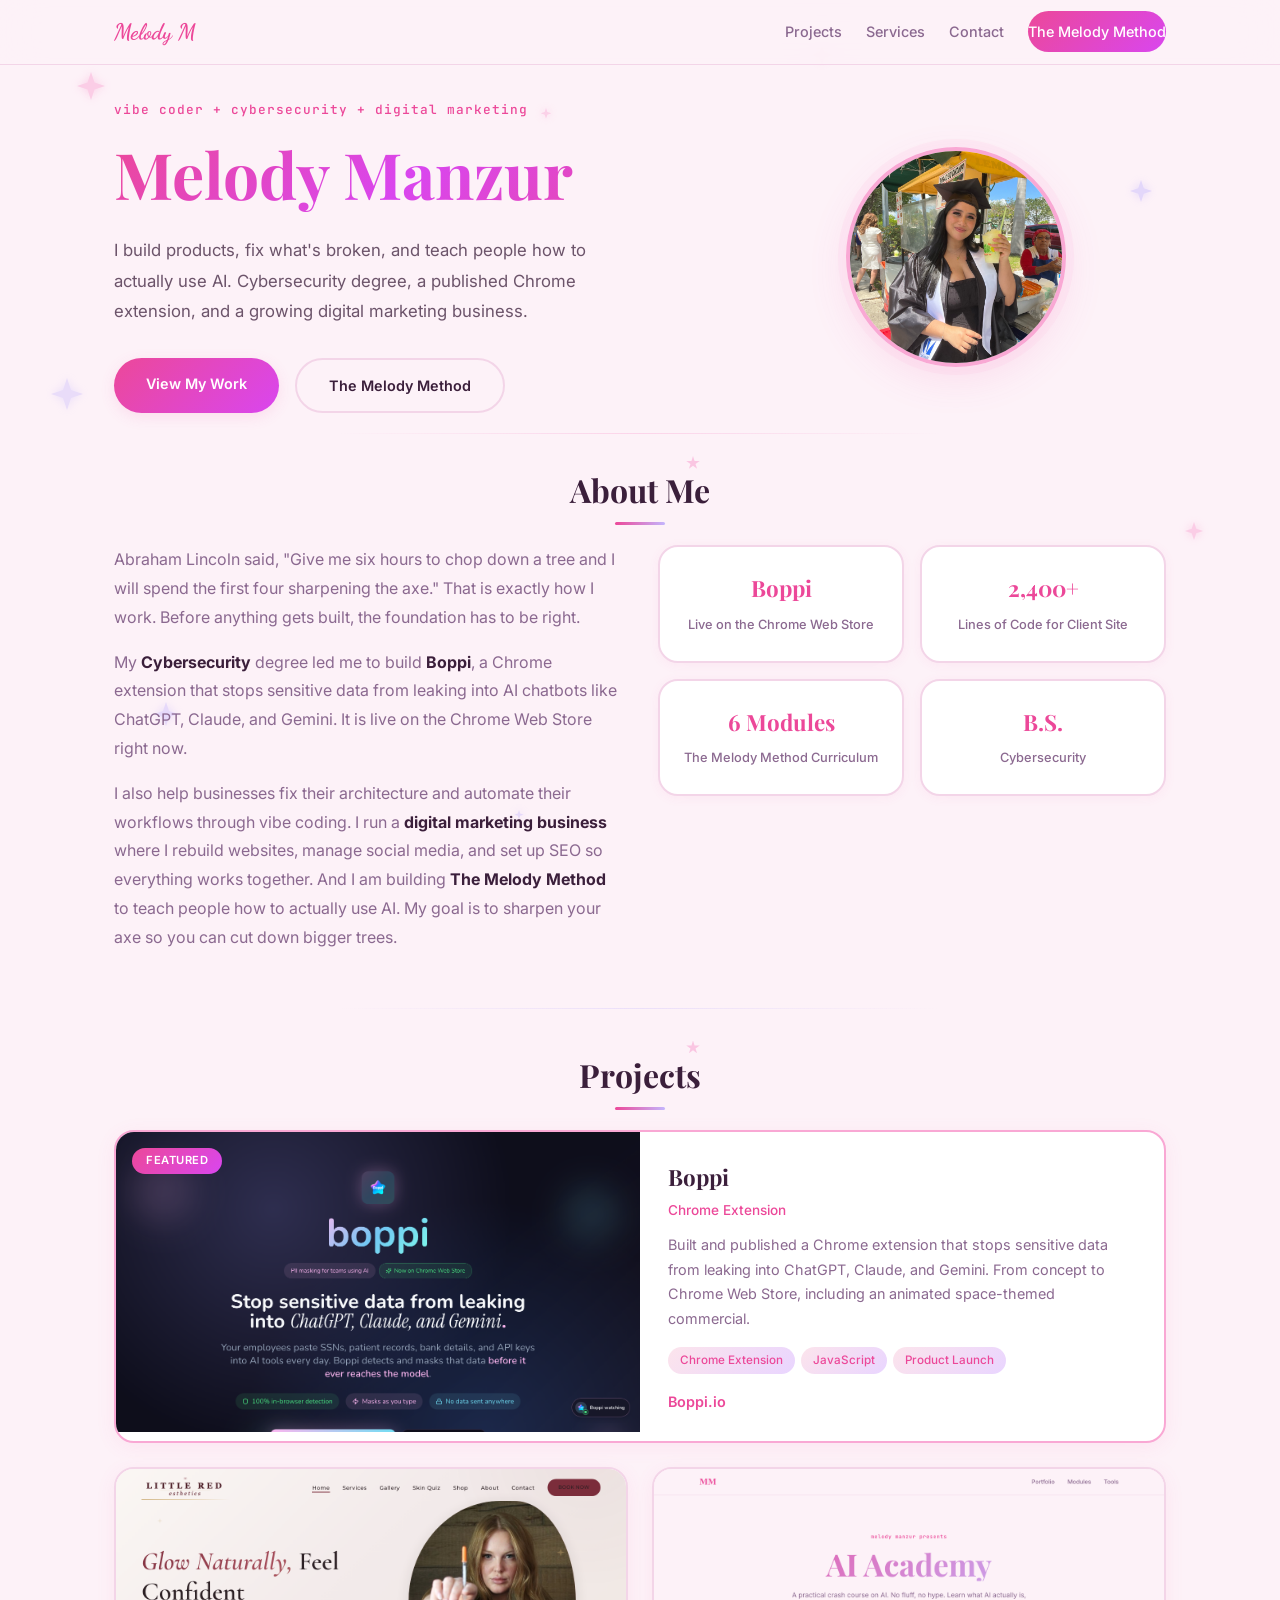
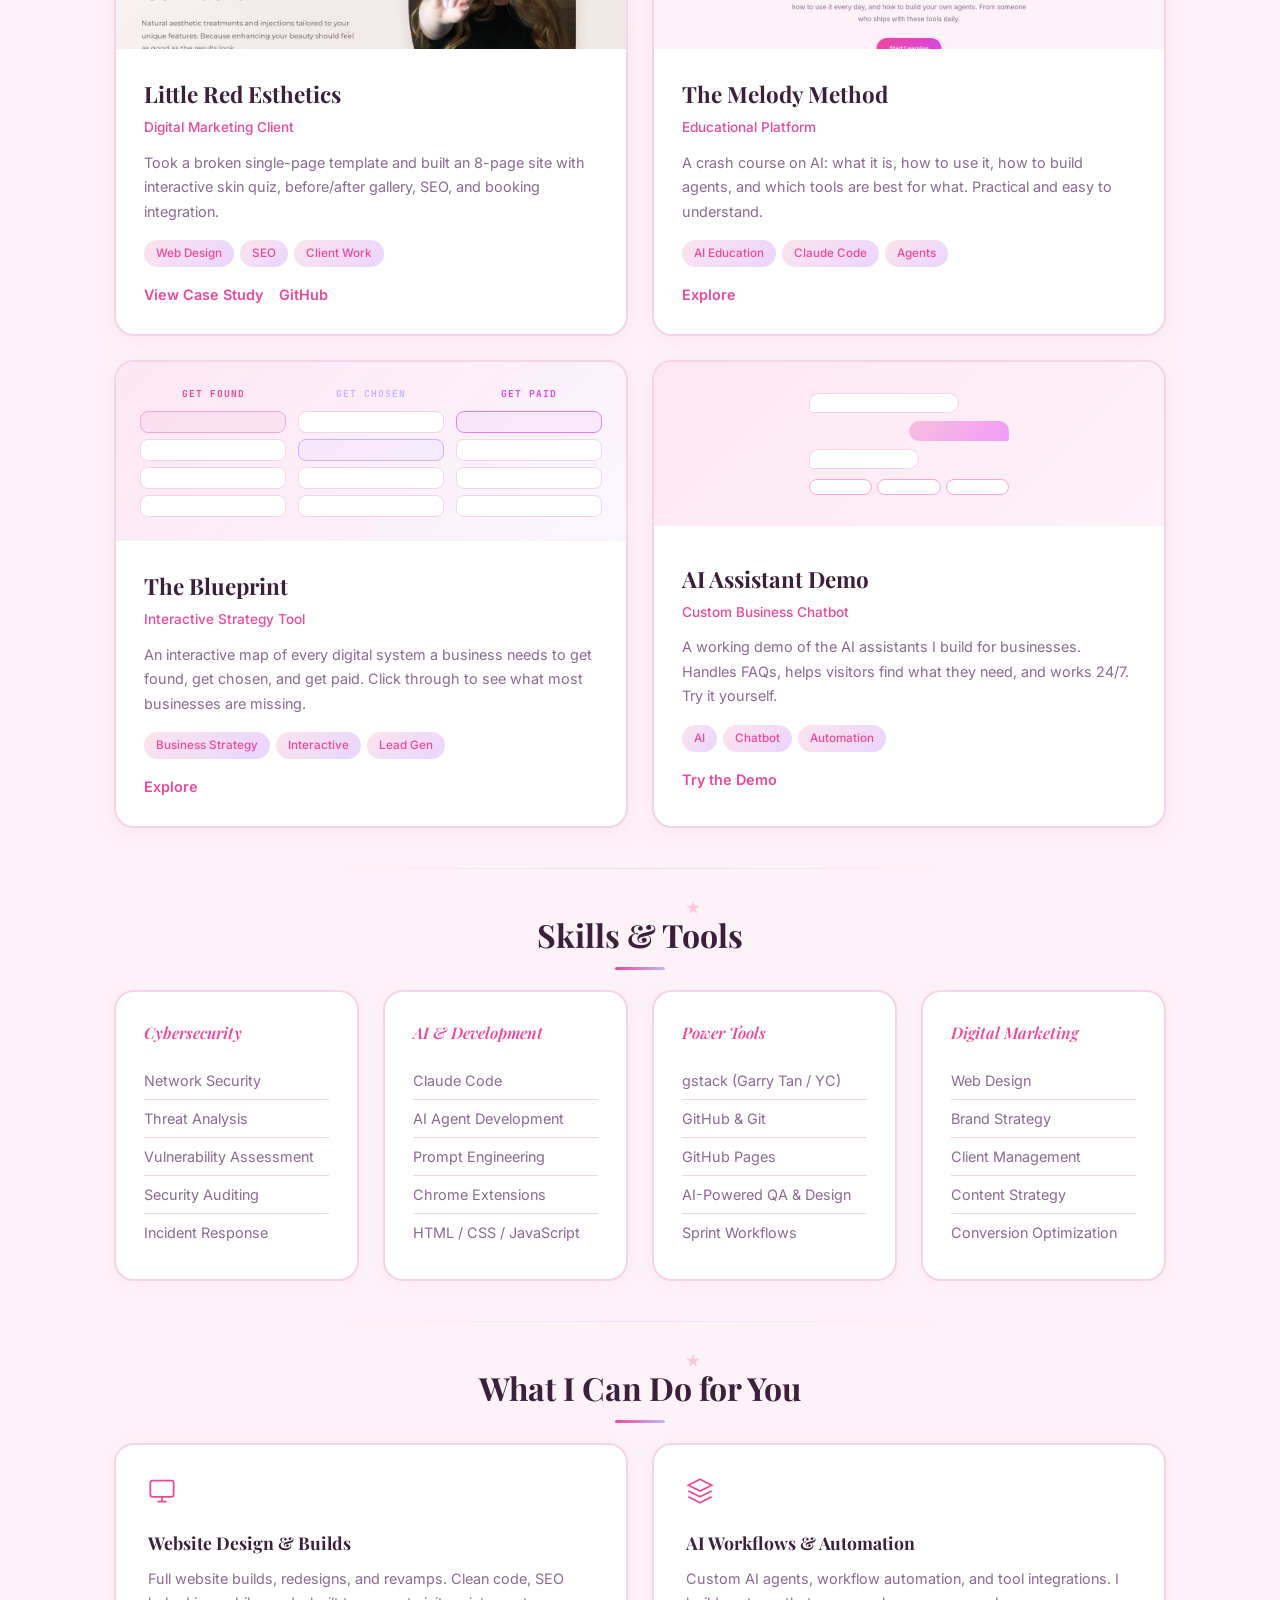
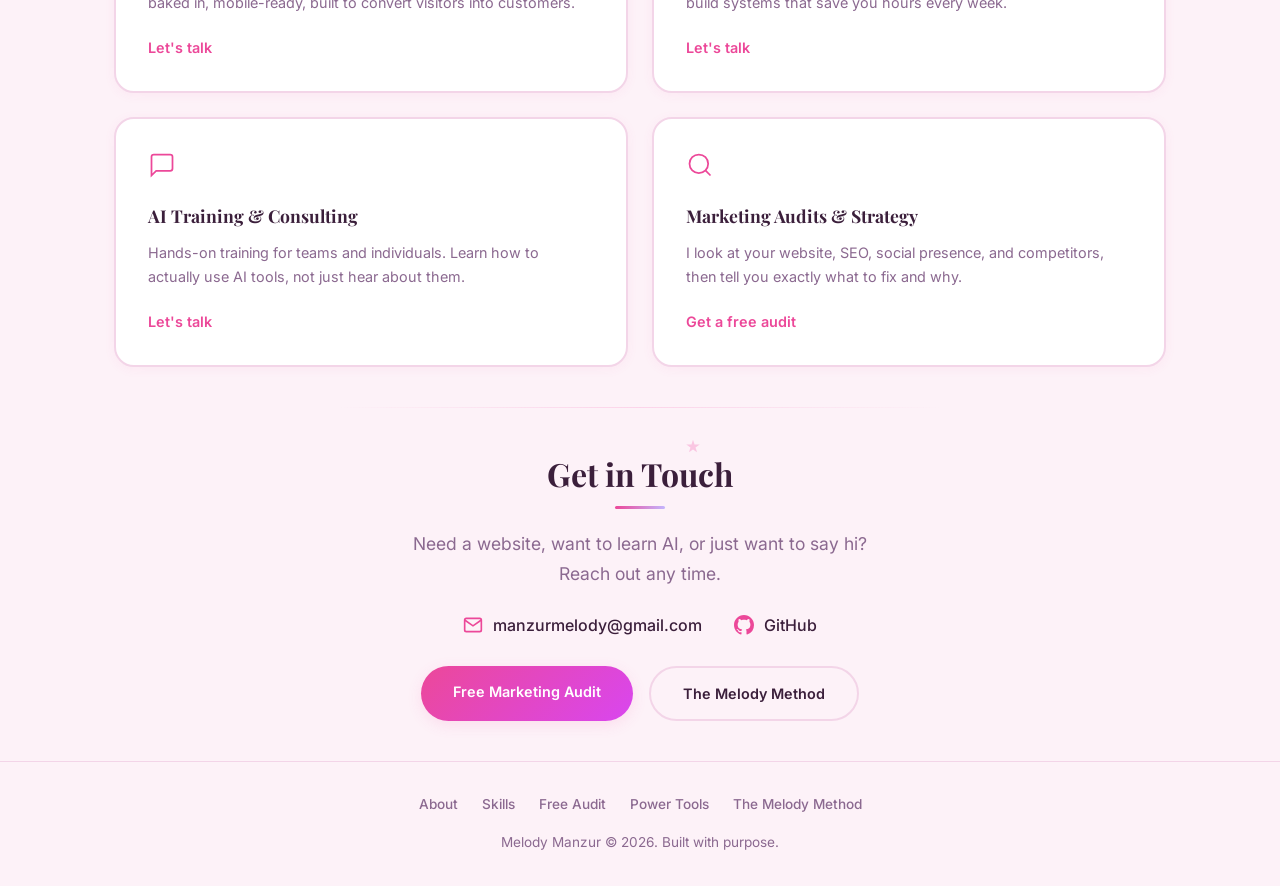
<file: index.html>
<!DOCTYPE html>
<html lang="en">
<head>
    <meta charset="UTF-8">
    <meta name="viewport" content="width=device-width, initial-scale=1.0">
    <title>Melody Manzur | Vibe Coder, Cybersecurity & Digital Marketing</title>
    <meta name="description" content="Melody Manzur - Vibe coder, cybersecurity professional, and digital marketing strategist. I build products, fix what's broken, and help businesses grow.">

    <!-- Open Graph -->
    <meta property="og:title" content="Melody Manzur | Vibe Coder & Digital Strategist">
    <meta property="og:description" content="Vibe coder who builds products, fixes what's broken, and helps businesses grow. Cybersecurity + Digital Marketing.">
    <meta property="og:type" content="website">
    <meta property="og:url" content="https://memanzur.github.io/Melody-Manzur-Portfolio/">
    <meta property="og:image" content="https://memanzur.github.io/Melody-Manzur-Portfolio/images/og-image.png">

    <!-- Twitter -->
    <meta name="twitter:card" content="summary_large_image">
    <meta name="twitter:title" content="Melody Manzur | Vibe Coder & Digital Strategist">
    <meta name="twitter:description" content="Vibe coder who builds products, fixes what's broken, and helps businesses grow.">

    <!-- Favicon -->
    <link rel="icon" href="data:image/svg+xml,<svg xmlns='http://www.w3.org/2000/svg' viewBox='0 0 100 100'><path d='M50 5l12 33 33 12-33 12-12 33-12-33-33-12 33-12z' fill='%23ec4899'/></svg>">

    <link rel="preconnect" href="https://fonts.googleapis.com">
    <link rel="preconnect" href="https://fonts.gstatic.com" crossorigin>
    <link href="https://fonts.googleapis.com/css2?family=Dancing+Script:wght@400;500;600;700&family=Inter:wght@300;400;500;600;700&family=JetBrains+Mono:wght@400;500&family=Playfair+Display:ital,wght@0,400;0,600;0,700;1,400;1,600&display=swap" rel="stylesheet">
    <link rel="stylesheet" href="style.css?v=20260425d">
</head>
<body>
    <nav class="nav">
        <div class="nav-container">
            <a href="#" class="nav-logo">Melody M</a>
            <ul class="nav-links">
                <li><a href="#projects">Projects</a></li>
                <li><a href="#services">Services</a></li>
                <li><a href="#contact">Contact</a></li>
                <li><a href="ai-academy.html" class="nav-cta">The Melody Method</a></li>
            </ul>
            <button class="nav-toggle" aria-label="Toggle menu">
                <span></span>
                <span></span>
                <span></span>
            </button>
        </div>
    </nav>

    <!-- Floating sparkles -->
    <div class="sparkles" aria-hidden="true">
        <svg class="sparkle s1" viewBox="0 0 24 24"><path d="M12 0l3 9 9 3-9 3-3 9-3-9-9-3 9-3z" fill="currentColor"/></svg>
        <svg class="sparkle s2" viewBox="0 0 24 24"><path d="M12 0l3 9 9 3-9 3-3 9-3-9-9-3 9-3z" fill="currentColor"/></svg>
        <svg class="sparkle s3" viewBox="0 0 24 24"><path d="M12 0l3 9 9 3-9 3-3 9-3-9-9-3 9-3z" fill="currentColor"/></svg>
        <svg class="sparkle s4" viewBox="0 0 24 24"><path d="M12 0l3 9 9 3-9 3-3 9-3-9-9-3 9-3z" fill="currentColor"/></svg>
        <svg class="sparkle s5" viewBox="0 0 24 24"><path d="M12 0l3 9 9 3-9 3-3 9-3-9-9-3 9-3z" fill="currentColor"/></svg>
        <svg class="sparkle s6" viewBox="0 0 24 24"><path d="M12 0l2 6 6 2-6 2-2 6-2-6-6-2 6-2z" fill="currentColor"/></svg>
        <svg class="sparkle s7" viewBox="0 0 24 24"><path d="M12 0l2 6 6 2-6 2-2 6-2-6-6-2 6-2z" fill="currentColor"/></svg>
        <svg class="sparkle s8" viewBox="0 0 24 24"><path d="M12 0l3 9 9 3-9 3-3 9-3-9-9-3 9-3z" fill="currentColor"/></svg>
        <svg class="sparkle s9" viewBox="0 0 24 24"><path d="M12 0l2 6 6 2-6 2-2 6-2-6-6-2 6-2z" fill="currentColor"/></svg>
        <svg class="sparkle s10" viewBox="0 0 24 24"><path d="M12 0l3 9 9 3-9 3-3 9-3-9-9-3 9-3z" fill="currentColor"/></svg>
    </div>

    <section class="hero">
        <div class="hero-content">
            <p class="hero-tag">vibe coder + cybersecurity + digital marketing</p>
            <h1 class="hero-title">Melody Manzur</h1>
            <p class="hero-subtitle">I build products, fix what's broken, and teach people how to actually use AI. Cybersecurity degree, a published Chrome extension, and a growing digital marketing business.</p>
            <div class="hero-actions">
                <a href="#projects" class="btn btn-primary">View My Work</a>
                <a href="ai-academy.html" class="btn btn-outline">The Melody Method</a>
            </div>
        </div>
        <div class="hero-visual">
            <div class="hero-photo-wrapper">
                <img src="images/melody.jpg" alt="Melody Manzur at graduation" class="hero-photo">
            </div>
        </div>
    </section>

    <!-- Gradient divider -->
    <div class="section-divider"></div>

    <section id="about" class="about">
        <div class="container">
            <h2 class="section-title">About Me</h2>
            <div class="about-grid">
                <div class="about-text">
                    <p>Abraham Lincoln said, "Give me six hours to chop down a tree and I will spend the first four sharpening the axe." That is exactly how I work. Before anything gets built, the foundation has to be right.</p>
                    <p>My <strong>Cybersecurity</strong> degree led me to build <strong>Boppi</strong>, a Chrome extension that stops sensitive data from leaking into AI chatbots like ChatGPT, Claude, and Gemini. It is live on the Chrome Web Store right now.</p>
                    <p>I also help businesses fix their architecture and automate their workflows through vibe coding. I run a <strong>digital marketing business</strong> where I rebuild websites, manage social media, and set up SEO so everything works together. And I am building <strong>The Melody Method</strong> to teach people how to actually use AI. My goal is to sharpen your axe so you can cut down bigger trees.</p>
                </div>
                <div class="about-stats">
                    <div class="stat-card">
                        <span class="stat-number">Boppi</span>
                        <span class="stat-label">Live on the Chrome Web Store</span>
                    </div>
                    <div class="stat-card">
                        <span class="stat-number">2,400+</span>
                        <span class="stat-label">Lines of Code for Client Site</span>
                    </div>
                    <div class="stat-card">
                        <span class="stat-number">6 Modules</span>
                        <span class="stat-label">The Melody Method Curriculum</span>
                    </div>
                    <div class="stat-card">
                        <span class="stat-number">B.S.</span>
                        <span class="stat-label">Cybersecurity</span>
                    </div>
                </div>
            </div>
        </div>
    </section>

    <div class="section-divider flip"></div>

    <section id="projects" class="projects">
        <div class="container">
            <h2 class="section-title">Projects</h2>
            <div class="projects-grid">

                <div class="project-card featured">
                    <div class="project-badge">Featured</div>
                    <div class="project-preview">
                        <img src="images/projects/boppi-preview.png" alt="Boppi - Chrome extension that stops sensitive data from leaking into AI chatbots" loading="lazy">
                    </div>
                    <div class="project-info">
                        <h3 class="project-name">Boppi</h3>
                        <p class="project-type">Chrome Extension</p>
                        <p class="project-desc">Built and published a Chrome extension that stops sensitive data from leaking into ChatGPT, Claude, and Gemini. From concept to Chrome Web Store, including an animated space-themed commercial.</p>
                        <div class="project-tags">
                            <span>Chrome Extension</span>
                            <span>JavaScript</span>
                            <span>Product Launch</span>
                        </div>
                        <div class="project-links">
                            <a href="https://boppi.io" class="project-link">Boppi.io</a>
                        </div>
                    </div>
                </div>

                <div class="project-card">
                    <div class="project-preview">
                        <img src="images/projects/lre-preview.png" alt="Little Red Esthetics - med spa website redesign" loading="lazy">
                    </div>
                    <div class="project-info">
                        <h3 class="project-name">Little Red Esthetics</h3>
                        <p class="project-type">Digital Marketing Client</p>
                        <p class="project-desc">Took a broken single-page template and built an 8-page site with interactive skin quiz, before/after gallery, SEO, and booking integration.</p>
                        <div class="project-tags">
                            <span>Web Design</span>
                            <span>SEO</span>
                            <span>Client Work</span>
                        </div>
                        <div class="project-links">
                            <a href="case-study-lre.html" class="project-link">View Case Study</a>
                            <a href="https://github.com/Memanzur/Little-Red-Esthetics-Website" class="project-link">GitHub</a>
                        </div>
                    </div>
                </div>

                <div class="project-card">
                    <div class="project-preview">
                        <img src="images/projects/academy-preview.png" alt="The Melody Method - practical AI education platform" loading="lazy">
                    </div>
                    <div class="project-info">
                        <h3 class="project-name">The Melody Method</h3>
                        <p class="project-type">Educational Platform</p>
                        <p class="project-desc">A crash course on AI: what it is, how to use it, how to build agents, and which tools are best for what. Practical and easy to understand.</p>
                        <div class="project-tags">
                            <span>AI Education</span>
                            <span>Claude Code</span>
                            <span>Agents</span>
                        </div>
                        <div class="project-links">
                            <a href="ai-academy.html" class="project-link">Explore</a>
                        </div>
                    </div>
                </div>

                <div class="project-card">
                    <div class="project-preview preview-blueprint">
                        <div class="preview-graphic">
                            <div class="preview-track">
                                <div class="preview-track-label">Get Found</div>
                                <div class="preview-nodes">
                                    <span></span><span></span><span></span><span></span>
                                </div>
                            </div>
                            <div class="preview-track">
                                <div class="preview-track-label">Get Chosen</div>
                                <div class="preview-nodes">
                                    <span></span><span></span><span></span><span></span>
                                </div>
                            </div>
                            <div class="preview-track">
                                <div class="preview-track-label">Get Paid</div>
                                <div class="preview-nodes">
                                    <span></span><span></span><span></span><span></span>
                                </div>
                            </div>
                        </div>
                    </div>
                    <div class="project-info">
                        <h3 class="project-name">The Blueprint</h3>
                        <p class="project-type">Interactive Strategy Tool</p>
                        <p class="project-desc">An interactive map of every digital system a business needs to get found, get chosen, and get paid. Click through to see what most businesses are missing.</p>
                        <div class="project-tags">
                            <span>Business Strategy</span>
                            <span>Interactive</span>
                            <span>Lead Gen</span>
                        </div>
                        <div class="project-links">
                            <a href="blueprint.html" class="project-link">Explore</a>
                        </div>
                    </div>
                </div>

                <div class="project-card">
                    <div class="project-preview preview-assistant">
                        <div class="preview-graphic">
                            <div class="preview-chat">
                                <div class="preview-bubble bot"></div>
                                <div class="preview-bubble user"></div>
                                <div class="preview-bubble bot short"></div>
                                <div class="preview-pills">
                                    <span></span><span></span><span></span>
                                </div>
                            </div>
                        </div>
                    </div>
                    <div class="project-info">
                        <h3 class="project-name">AI Assistant Demo</h3>
                        <p class="project-type">Custom Business Chatbot</p>
                        <p class="project-desc">A working demo of the AI assistants I build for businesses. Handles FAQs, helps visitors find what they need, and works 24/7. Try it yourself.</p>
                        <div class="project-tags">
                            <span>AI</span>
                            <span>Chatbot</span>
                            <span>Automation</span>
                        </div>
                        <div class="project-links">
                            <a href="assistant-demo.html" class="project-link">Try the Demo</a>
                        </div>
                    </div>
                </div>

            </div>
        </div>
    </section>

    <div class="section-divider"></div>

    <section id="skills" class="skills">
        <div class="container">
            <h2 class="section-title">Skills & Tools</h2>
            <div class="skills-grid">
                <div class="skill-category">
                    <h3>Cybersecurity</h3>
                    <ul>
                        <li>Network Security</li>
                        <li>Threat Analysis</li>
                        <li>Vulnerability Assessment</li>
                        <li>Security Auditing</li>
                        <li>Incident Response</li>
                    </ul>
                </div>
                <div class="skill-category">
                    <h3>AI & Development</h3>
                    <ul>
                        <li>Claude Code</li>
                        <li>AI Agent Development</li>
                        <li>Prompt Engineering</li>
                        <li>Chrome Extensions</li>
                        <li>HTML / CSS / JavaScript</li>
                    </ul>
                </div>
                <div class="skill-category">
                    <h3>Power Tools</h3>
                    <ul>
                        <li>gstack (Garry Tan / YC)</li>
                        <li>GitHub & Git</li>
                        <li>GitHub Pages</li>
                        <li>AI-Powered QA & Design</li>
                        <li>Sprint Workflows</li>
                    </ul>
                </div>
                <div class="skill-category">
                    <h3>Digital Marketing</h3>
                    <ul>
                        <li>Web Design</li>
                        <li>Brand Strategy</li>
                        <li>Client Management</li>
                        <li>Content Strategy</li>
                        <li>Conversion Optimization</li>
                    </ul>
                </div>
            </div>
        </div>
    </section>

    <div class="section-divider flip"></div>

    <section id="services" class="services">
        <div class="container">
            <h2 class="section-title">What I Can Do for You</h2>
            <div class="services-grid">
                <div class="service-card">
                    <div class="service-icon">
                        <svg viewBox="0 0 24 24" width="28" height="28" fill="none" stroke="currentColor" stroke-width="1.5"><rect x="2" y="3" width="20" height="14" rx="2"/><line x1="8" y1="21" x2="16" y2="21"/><line x1="12" y1="17" x2="12" y2="21"/></svg>
                    </div>
                    <h3>Website Design & Builds</h3>
                    <p>Full website builds, redesigns, and revamps. Clean code, SEO baked in, mobile-ready, built to convert visitors into customers.</p>
                    <a href="mailto:manzurmelody@gmail.com?subject=Website Project" class="service-cta">Let's talk</a>
                </div>
                <div class="service-card">
                    <div class="service-icon">
                        <svg viewBox="0 0 24 24" width="28" height="28" fill="none" stroke="currentColor" stroke-width="1.5"><path d="M12 2L2 7l10 5 10-5-10-5z"/><path d="M2 17l10 5 10-5"/><path d="M2 12l10 5 10-5"/></svg>
                    </div>
                    <h3>AI Workflows & Automation</h3>
                    <p>Custom AI agents, workflow automation, and tool integrations. I build systems that save you hours every week.</p>
                    <a href="mailto:manzurmelody@gmail.com?subject=AI Automation Project" class="service-cta">Let's talk</a>
                </div>
                <div class="service-card">
                    <div class="service-icon">
                        <svg viewBox="0 0 24 24" width="28" height="28" fill="none" stroke="currentColor" stroke-width="1.5"><path d="M21 15a2 2 0 01-2 2H7l-4 4V5a2 2 0 012-2h14a2 2 0 012 2z"/></svg>
                    </div>
                    <h3>AI Training & Consulting</h3>
                    <p>Hands-on training for teams and individuals. Learn how to actually use AI tools, not just hear about them.</p>
                    <a href="mailto:manzurmelody@gmail.com?subject=AI Training" class="service-cta">Let's talk</a>
                </div>
                <div class="service-card">
                    <div class="service-icon">
                        <svg viewBox="0 0 24 24" width="28" height="28" fill="none" stroke="currentColor" stroke-width="1.5"><circle cx="11" cy="11" r="8"/><line x1="21" y1="21" x2="16.65" y2="16.65"/></svg>
                    </div>
                    <h3>Marketing Audits & Strategy</h3>
                    <p>I look at your website, SEO, social presence, and competitors, then tell you exactly what to fix and why.</p>
                    <a href="audit.html" class="service-cta">Get a free audit</a>
                </div>
            </div>
        </div>
    </section>

    <div class="section-divider"></div>

    <section id="contact" class="contact">
        <div class="container">
            <h2 class="section-title">Get in Touch</h2>
            <p class="contact-text">Need a website, want to learn AI, or just want to say hi? Reach out any time.</p>
            <div class="contact-direct">
                <a href="mailto:manzurmelody@gmail.com" class="contact-item">
                    <svg viewBox="0 0 24 24" width="20" height="20" fill="none" stroke="currentColor" stroke-width="2"><path d="M4 4h16c1.1 0 2 .9 2 2v12c0 1.1-.9 2-2 2H4c-1.1 0-2-.9-2-2V6c0-1.1.9-2 2-2z"/><polyline points="22,6 12,13 2,6"/></svg>
                    manzurmelody@gmail.com
                </a>
                <a href="https://github.com/Memanzur" class="contact-item">
                    <svg viewBox="0 0 24 24" width="20" height="20" fill="currentColor"><path d="M12 0C5.37 0 0 5.37 0 12c0 5.31 3.435 9.795 8.205 11.385.6.105.825-.255.825-.57 0-.285-.015-1.23-.015-2.235-3.015.555-3.795-.735-4.035-1.41-.135-.345-.72-1.41-1.23-1.695-.42-.225-1.02-.78-.015-.795.945-.015 1.62.87 1.845 1.23 1.08 1.815 2.805 1.305 3.495.99.105-.78.42-1.305.765-1.605-2.67-.3-5.46-1.335-5.46-5.925 0-1.305.465-2.385 1.23-3.225-.12-.3-.54-1.53.12-3.18 0 0 1.005-.315 3.3 1.23.96-.27 1.98-.405 3-.405s2.04.135 3 .405c2.295-1.56 3.3-1.23 3.3-1.23.66 1.65.24 2.88.12 3.18.765.84 1.23 1.905 1.23 3.225 0 4.605-2.805 5.625-5.475 5.925.435.375.81 1.095.81 2.22 0 1.605-.015 2.895-.015 3.3 0 .315.225.69.825.57A12.02 12.02 0 0024 12c0-6.63-5.37-12-12-12z"/></svg>
                    GitHub
                </a>
            </div>
            <div class="contact-links">
                <a href="audit.html" class="btn btn-primary">Free Marketing Audit</a>
                <a href="ai-academy.html" class="btn btn-outline">The Melody Method</a>
            </div>
        </div>
    </section>

    <footer class="footer">
        <div class="container">
            <div class="footer-links">
                <a href="#about">About</a>
                <a href="#skills">Skills</a>
                <a href="audit.html">Free Audit</a>
                <a href="power-tools.html">Power Tools</a>
                <a href="ai-academy.html">The Melody Method</a>
            </div>
            <p>Melody Manzur &copy; 2026. Built with purpose.</p>
        </div>
    </footer>

    <script src="script.js"></script>
</body>
</html>
</file>
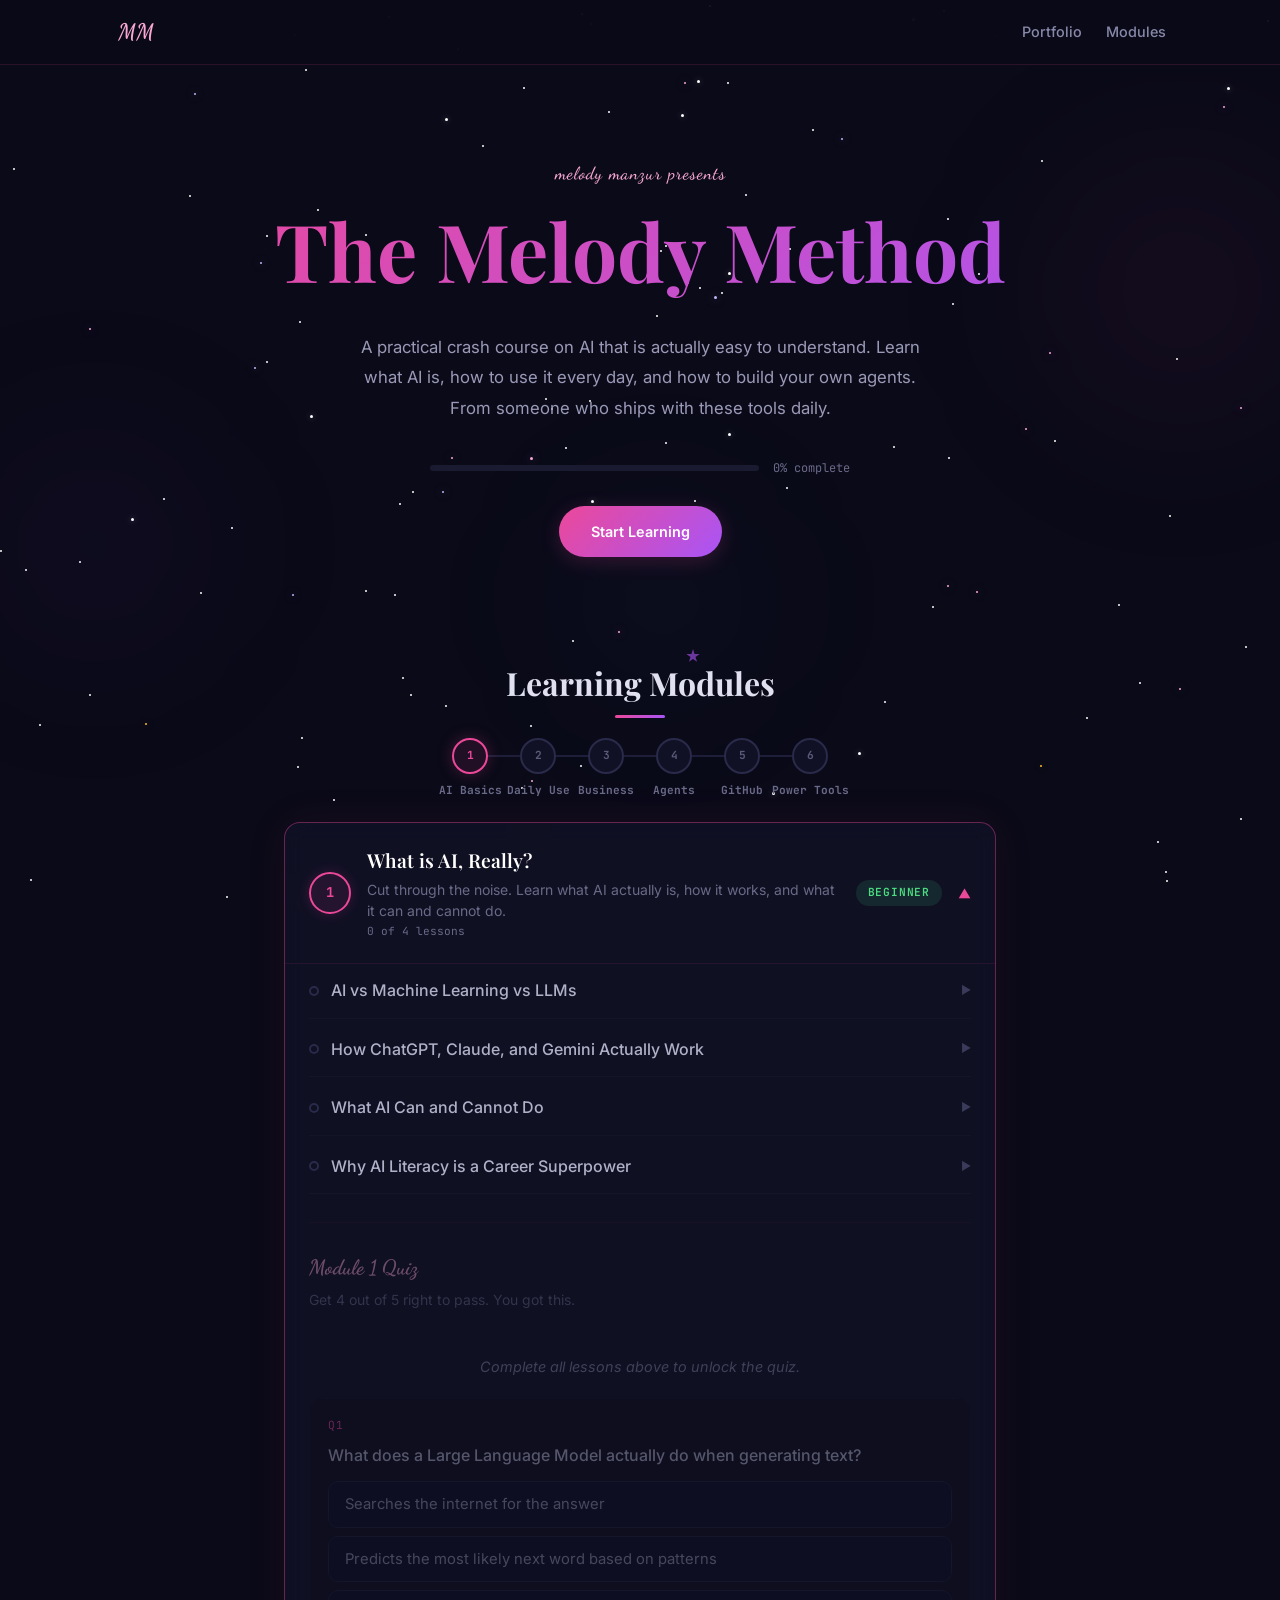
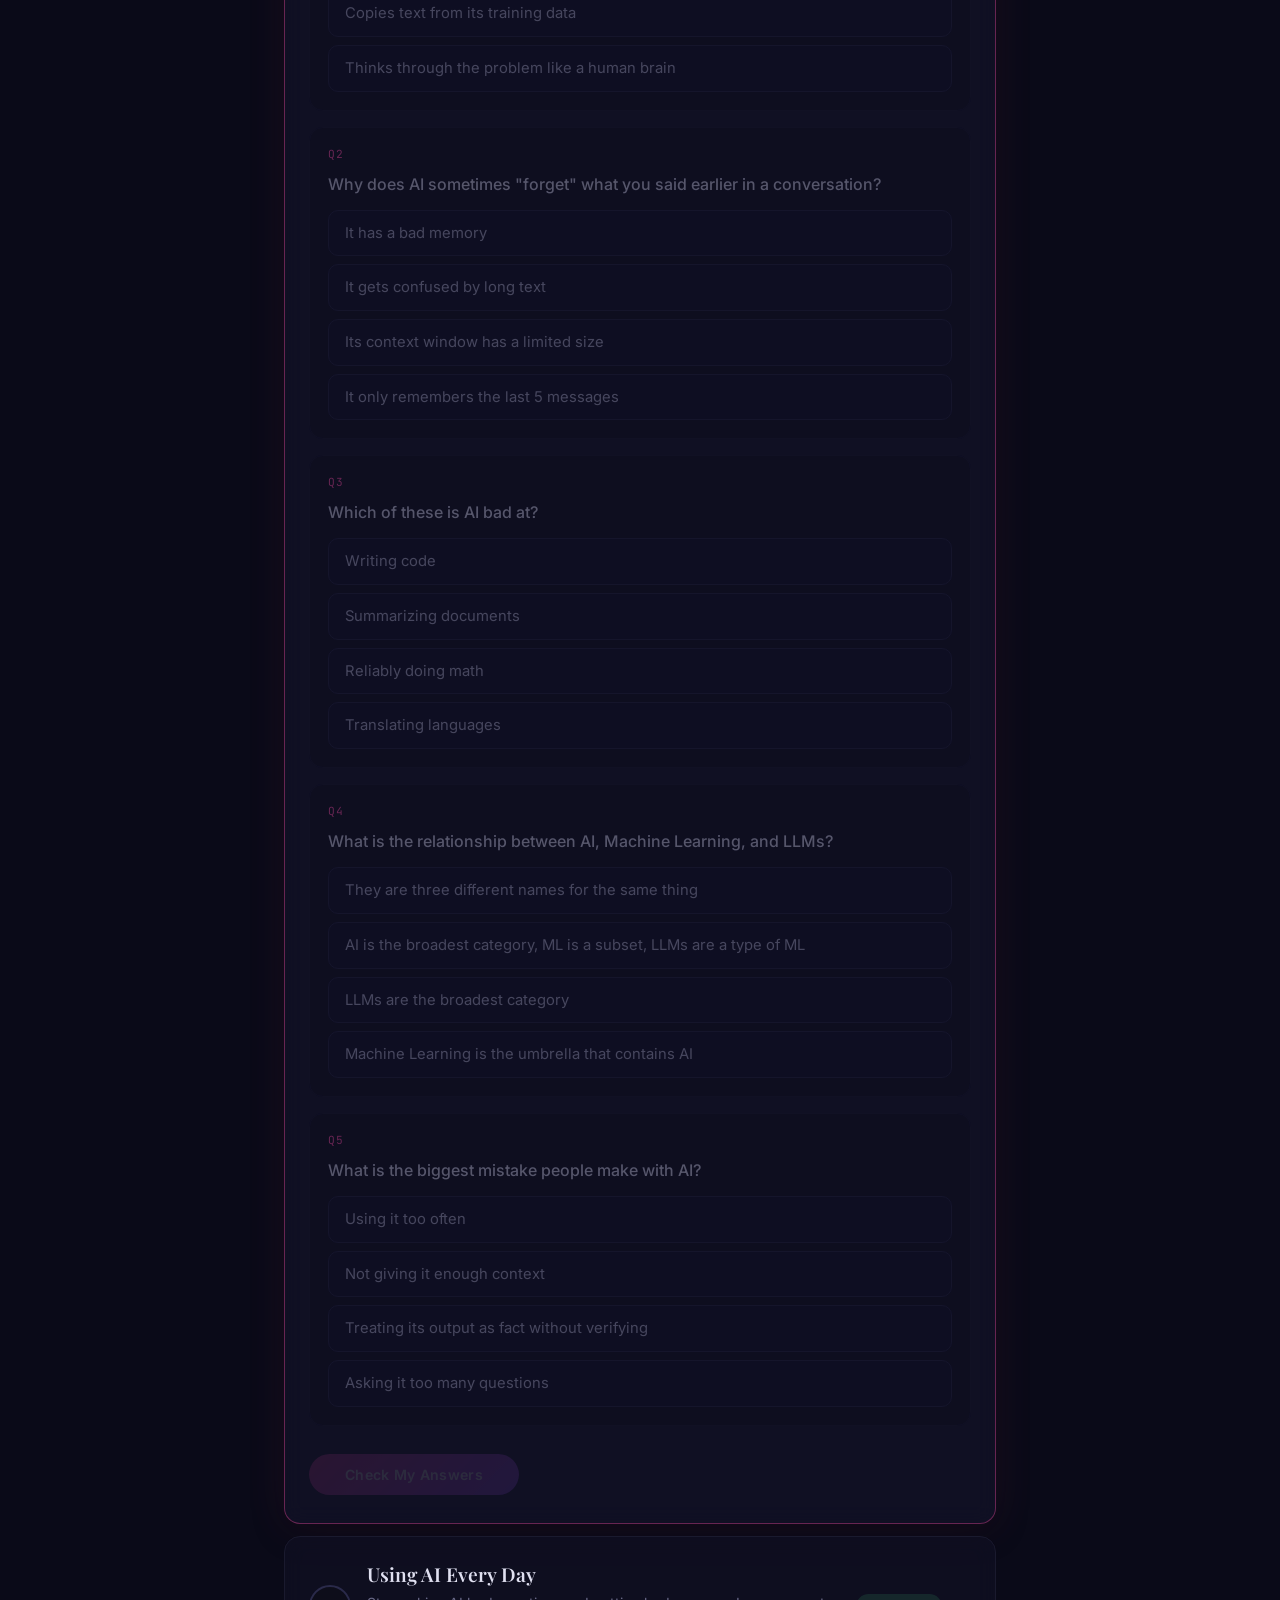
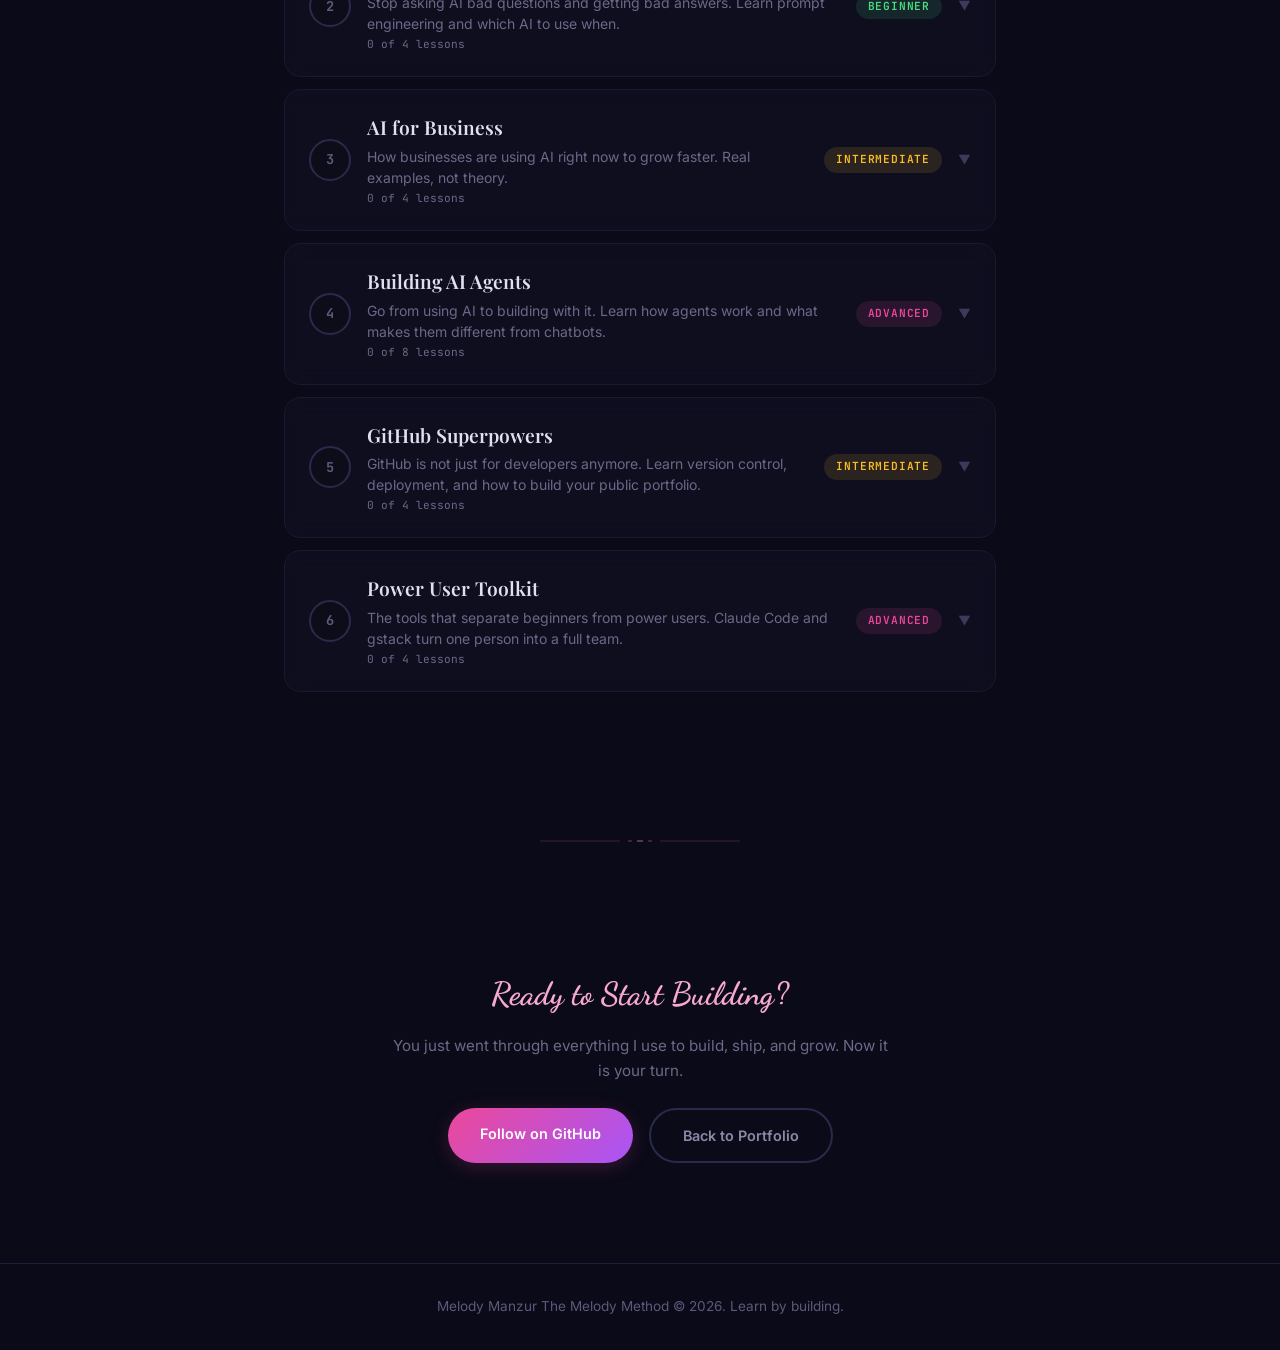
<file: ai-academy.html>
<!DOCTYPE html>
<html lang="en">
<head>
    <meta charset="UTF-8">
    <meta name="viewport" content="width=device-width, initial-scale=1.0">
    <title>The Melody Method | Melody Manzur</title>
    <meta name="description" content="Learn AI from a practitioner. From understanding what AI is to building your own agents. Practical and easy to understand.">
    <link rel="preconnect" href="https://fonts.googleapis.com">
    <link rel="preconnect" href="https://fonts.gstatic.com" crossorigin>
    <link href="https://fonts.googleapis.com/css2?family=Dancing+Script:wght@400;500;600;700&family=Inter:wght@300;400;500;600;700&family=JetBrains+Mono:wght@400;500&family=Playfair+Display:ital,wght@0,400;0,600;0,700;1,400;1,600&display=swap" rel="stylesheet">
    <link rel="icon" href="data:image/svg+xml,<svg xmlns='http://www.w3.org/2000/svg' viewBox='0 0 100 100'><path d='M50 5l12 33 33 12-33 12-12 33-12-33-33-12 33-12z' fill='%23ec4899'/></svg>">
    <link rel="stylesheet" href="style.css?v=20260425b">
    <link rel="stylesheet" href="academy.css?v=20260425f">
</head>
<body class="space-theme">
    <div class="star-field" aria-hidden="true"></div>
    <div class="shooting-star" aria-hidden="true"></div>
    <div class="shooting-star" aria-hidden="true"></div>
    <div class="shooting-star" aria-hidden="true"></div>
    <div class="nebula nebula-1" aria-hidden="true"></div>
    <div class="nebula nebula-2" aria-hidden="true"></div>
    <div class="nebula nebula-3" aria-hidden="true"></div>

    <nav class="nav">
        <div class="nav-container">
            <a href="index.html" class="nav-logo">MM</a>
            <ul class="nav-links">
                <li><a href="index.html">Portfolio</a></li>
                <li><a href="#modules">Modules</a></li>
            </ul>
            <button class="nav-toggle" aria-label="Toggle menu">
                <span></span>
                <span></span>
                <span></span>
            </button>
        </div>
    </nav>

    <section class="mm-hero">
        <div class="container">
            <p class="hero-tag">Melody Manzur Presents</p>
            <h1 class="mm-title">The Melody Method</h1>
            <p class="hero-subtitle">A practical crash course on AI that is actually easy to understand. Learn what AI is, how to use it every day, and how to build your own agents. From someone who ships with these tools daily.</p>
            <div class="mm-progress">
                <div class="mm-progress-bar"><div class="mm-progress-fill" style="width: 0%"></div></div>
                <span class="mm-progress-text">0% complete</span>
            </div>
            <a href="#modules" class="btn btn-primary">Start Learning</a>
        </div>
    </section>

    <section id="modules" class="mm-modules">
        <div class="container">
            <h2 class="section-title">Learning Modules</h2>

            <div class="learning-path" aria-hidden="true">
                <div class="path-dot current" data-path="mod1"><span class="path-label">AI Basics</span>1</div>
                <div class="path-line"></div>
                <div class="path-dot" data-path="mod2"><span class="path-label">Daily Use</span>2</div>
                <div class="path-line"></div>
                <div class="path-dot" data-path="mod3"><span class="path-label">Business</span>3</div>
                <div class="path-line"></div>
                <div class="path-dot" data-path="mod4"><span class="path-label">Agents</span>4</div>
                <div class="path-line"></div>
                <div class="path-dot" data-path="mod5"><span class="path-label">GitHub</span>5</div>
                <div class="path-line"></div>
                <div class="path-dot" data-path="mod6"><span class="path-label">Power Tools</span>6</div>
            </div>

            <!-- ============ MODULE 1 ============ -->
            <div class="module" data-module="mod1">
                <div class="module-header">
                    <div class="module-status">1</div>
                    <div class="module-info">
                        <h3>What is AI, Really?</h3>
                        <p>Cut through the noise. Learn what AI actually is, how it works, and what it can and cannot do.</p>
                        <span class="module-lesson-count"></span>
                    </div>
                    <span class="module-badge beginner">Beginner</span>
                    <span class="module-toggle">&#9660;</span>
                </div>
                <div class="module-content">

                    <div class="lesson" data-lesson="0">
                        <div class="lesson-header">
                            <div class="lesson-marker"></div>
                            <h4>AI vs Machine Learning vs LLMs</h4>
                            <span class="lesson-arrow">&#9654;</span>
                        </div>
                        <div class="lesson-body">
                            <p><strong>Artificial Intelligence</strong> is the big umbrella. It means any computer system that can do something that normally requires human intelligence. That includes everything from the spam filter in your email to a self-driving car.</p>
                            <p><strong>Machine Learning</strong> is a type of AI where instead of writing rules by hand, you feed the computer a bunch of examples and let it figure out the patterns itself. Think of it like teaching a kid to recognize dogs by showing them thousands of pictures of dogs instead of describing what a dog looks like.</p>
                            <p><strong>Large Language Models</strong> (LLMs) are a specific kind of machine learning. These are the models behind ChatGPT, Claude, and Gemini. They were trained on enormous amounts of text from the internet. Books, articles, code, conversations. They learned patterns in language so well that they can generate new text that sounds human.</p>
                            <div class="highlight">The key thing to understand: LLMs do not "think" the way you do. They predict the most likely next word based on patterns they learned during training. That prediction is so good it can feel like intelligence, but it is pattern matching at a massive scale.</div>
                        </div>
                    </div>

                    <div class="lesson" data-lesson="1">
                        <div class="lesson-header">
                            <div class="lesson-marker"></div>
                            <h4>How ChatGPT, Claude, and Gemini Actually Work</h4>
                            <span class="lesson-arrow">&#9654;</span>
                        </div>
                        <div class="lesson-body">
                            <p>All three of these tools are built on the same core idea called a <strong>transformer</strong>. Here is the simplified version of how it works:</p>
                            <p><strong>Step 1: Training.</strong> The model reads billions of pages of text and learns statistical relationships between words. "The cat sat on the ___" probably ends with "mat" or "couch," not "airplane." It does this for every possible combination of words, at every level of complexity.</p>
                            <p><strong>Step 2: You type a prompt.</strong> When you ask Claude a question, it takes your entire message, processes it through layers of math, and starts generating a response one word at a time. Each word is chosen based on probability. "What is the most likely next word given everything that came before?"</p>
                            <p><strong>Step 3: Context window.</strong> The model can only "see" a limited amount of text at once. This is called the context window. Think of it like a desk. You can only spread out so many papers before things start falling off. Longer conversations or bigger documents eat into that space.</p>
                            <div class="highlight">This is why AI sometimes "forgets" what you said earlier in a long conversation. It literally ran out of desk space.</div>
                        </div>
                    </div>

                    <div class="lesson" data-lesson="2">
                        <div class="lesson-header">
                            <div class="lesson-marker"></div>
                            <h4>What AI Can and Cannot Do</h4>
                            <span class="lesson-arrow">&#9654;</span>
                        </div>
                        <div class="lesson-body">
                            <p><strong>AI is great at:</strong></p>
                            <p>Writing and editing text. Summarizing long documents. Explaining concepts in simple terms. Writing code. Brainstorming ideas. Translating languages. Analyzing data you give it. Following instructions.</p>
                            <p><strong>AI is bad at:</strong></p>
                            <p>Knowing what happened after its training data cutoff. Doing math reliably (it can get it wrong). Accessing the internet in real time (unless given tools). Being creative in a truly original way, it remixes what it learned. Knowing if something is factually true vs just likely sounding.</p>
                            <p><strong>AI cannot:</strong></p>
                            <p>Feel emotions. Have opinions (it simulates them). Learn from your conversation permanently (each chat starts fresh unless the tool saves it). Replace human judgment on important decisions. Guarantee accuracy on anything.</p>
                            <div class="highlight">The biggest mistake people make is treating AI output as fact. Always verify important information. AI is a draft machine, not a truth machine.</div>
                        </div>
                    </div>

                    <div class="lesson" data-lesson="3">
                        <div class="lesson-header">
                            <div class="lesson-marker"></div>
                            <h4>Why AI Literacy is a Career Superpower</h4>
                            <span class="lesson-arrow">&#9654;</span>
                        </div>
                        <div class="lesson-body">
                            <p>Here is the reality: AI is not going to replace you. But someone who knows how to use AI will outperform someone who does not. Every time.</p>
                            <p>Think about when spreadsheets first came out. The accountants who learned Excel did not lose their jobs. They became 10x more productive and got promoted. The ones who refused to learn eventually got left behind.</p>
                            <p>AI is the same thing. It is a tool that amplifies what you already know. A marketer who uses AI can produce more content, test more ideas, and analyze more data than one who does everything manually. A developer who uses AI can ship features faster. A student who uses AI can research deeper and write better.</p>
                            <p>The people who will win are the ones who learn how AI works well enough to know when to trust it, when to double check it, and when to ignore it completely.</p>
                            <div class="highlight">That is exactly what The Melody Method teaches you. By the end of this course, you will not just use AI. You will understand it well enough to make it work for your specific goals.</div>
                        </div>
                    </div>

                    <!-- Quiz -->
                    <div class="quiz-section">
                        <h3 class="quiz-title">Module 1 Quiz</h3>
                        <p class="quiz-subtitle">Get 4 out of 5 right to pass. You got this.</p>

                        <div class="quiz-question">
                            <span class="q-num">Q1</span>
                            <p>What does a Large Language Model actually do when generating text?</p>
                            <div class="quiz-options">
                                <button class="quiz-option" data-correct="false">Searches the internet for the answer</button>
                                <button class="quiz-option" data-correct="true">Predicts the most likely next word based on patterns</button>
                                <button class="quiz-option" data-correct="false">Copies text from its training data</button>
                                <button class="quiz-option" data-correct="false">Thinks through the problem like a human brain</button>
                            </div>
                        </div>

                        <div class="quiz-question">
                            <span class="q-num">Q2</span>
                            <p>Why does AI sometimes "forget" what you said earlier in a conversation?</p>
                            <div class="quiz-options">
                                <button class="quiz-option" data-correct="false">It has a bad memory</button>
                                <button class="quiz-option" data-correct="false">It gets confused by long text</button>
                                <button class="quiz-option" data-correct="true">Its context window has a limited size</button>
                                <button class="quiz-option" data-correct="false">It only remembers the last 5 messages</button>
                            </div>
                        </div>

                        <div class="quiz-question">
                            <span class="q-num">Q3</span>
                            <p>Which of these is AI bad at?</p>
                            <div class="quiz-options">
                                <button class="quiz-option" data-correct="false">Writing code</button>
                                <button class="quiz-option" data-correct="false">Summarizing documents</button>
                                <button class="quiz-option" data-correct="true">Reliably doing math</button>
                                <button class="quiz-option" data-correct="false">Translating languages</button>
                            </div>
                        </div>

                        <div class="quiz-question">
                            <span class="q-num">Q4</span>
                            <p>What is the relationship between AI, Machine Learning, and LLMs?</p>
                            <div class="quiz-options">
                                <button class="quiz-option" data-correct="false">They are three different names for the same thing</button>
                                <button class="quiz-option" data-correct="true">AI is the broadest category, ML is a subset, LLMs are a type of ML</button>
                                <button class="quiz-option" data-correct="false">LLMs are the broadest category</button>
                                <button class="quiz-option" data-correct="false">Machine Learning is the umbrella that contains AI</button>
                            </div>
                        </div>

                        <div class="quiz-question">
                            <span class="q-num">Q5</span>
                            <p>What is the biggest mistake people make with AI?</p>
                            <div class="quiz-options">
                                <button class="quiz-option" data-correct="false">Using it too often</button>
                                <button class="quiz-option" data-correct="false">Not giving it enough context</button>
                                <button class="quiz-option" data-correct="true">Treating its output as fact without verifying</button>
                                <button class="quiz-option" data-correct="false">Asking it too many questions</button>
                            </div>
                        </div>

                        <button class="quiz-submit" disabled>Check My Answers</button>
                        <div class="quiz-result"></div>
                    </div>

                </div>
            </div>

            <!-- ============ MODULE 2 ============ -->
            <div class="module" data-module="mod2">
                <div class="module-header">
                    <div class="module-status">2</div>
                    <div class="module-info">
                        <h3>Using AI Every Day</h3>
                        <p>Stop asking AI bad questions and getting bad answers. Learn prompt engineering and which AI to use when.</p>
                        <span class="module-lesson-count"></span>
                    </div>
                    <span class="module-badge beginner">Beginner</span>
                    <span class="module-toggle">&#9660;</span>
                </div>
                <div class="module-content">

                    <div class="lesson" data-lesson="0">
                        <div class="lesson-header">
                            <div class="lesson-marker"></div>
                            <h4>Prompt Engineering Fundamentals</h4>
                            <span class="lesson-arrow">&#9654;</span>
                        </div>
                        <div class="lesson-body">
                            <p>The quality of what AI gives you depends entirely on how you ask. This is called <strong>prompt engineering</strong> and it is the single most important AI skill you can learn.</p>
                            <p><strong>Rule 1: Be specific.</strong> "Write me a blog post" gives you generic garbage. "Write a 500 word blog post about why small businesses need SEO, targeted at restaurant owners who have never done marketing, in a casual and friendly tone" gives you something you can actually use.</p>
                            <p><strong>Rule 2: Give context.</strong> Tell the AI who you are, what the situation is, and what you need the output for. "I'm a freelance designer pitching a new client. Help me write a proposal" works way better than "write a proposal."</p>
                            <p><strong>Rule 3: Give examples.</strong> If you want a specific style or format, show the AI what good looks like. Paste in a sample and say "write something in this style."</p>
                            <p><strong>Rule 4: Iterate.</strong> Your first prompt rarely gives the best result. Treat it like a conversation. "That's good but make it shorter." "Remove the jargon." "Add a call to action at the end." Each round gets better.</p>
                            <div class="highlight">Think of prompting like giving instructions to a very smart intern who just started today. They are capable of great work but they know nothing about your specific situation. The more context you give, the better they perform.</div>
                        </div>
                    </div>

                    <div class="lesson" data-lesson="1">
                        <div class="lesson-header">
                            <div class="lesson-marker"></div>
                            <h4>Claude vs ChatGPT vs Gemini: Which AI for What</h4>
                            <span class="lesson-arrow">&#9654;</span>
                        </div>
                        <div class="lesson-body">
                            <p>These three are not the same tool. They have different strengths and knowing which one to reach for is a real skill.</p>
                            <div class="tool-compare">
                                <div class="tool-compare-item claude">
                                    <h5>Claude (Anthropic)</h5>
                                    <p>Best for: long documents, careful analysis, coding, following complex instructions. Tends to be more thoughtful and less likely to make things up. Great for anything where accuracy matters more than speed.</p>
                                </div>
                                <div class="tool-compare-item chatgpt">
                                    <h5>ChatGPT (OpenAI)</h5>
                                    <p>Best for: brainstorming, creative writing, quick answers, general knowledge. Has a huge plugin ecosystem and image generation built in. The go-to for everyday casual use.</p>
                                </div>
                                <div class="tool-compare-item gemini">
                                    <h5>Gemini (Google)</h5>
                                    <p>Best for: research that needs current info, anything tied to Google services, multimodal tasks with images and video. Strong when you need Google Search integrated into AI answers.</p>
                                </div>
                            </div>
                            <div class="highlight">My personal workflow: I use Claude for anything serious, coding, long writing, analysis. ChatGPT for quick brainstorms and creative stuff. Gemini when I need something that requires up-to-date search results.</div>
                        </div>
                    </div>

                    <div class="lesson" data-lesson="2">
                        <div class="lesson-header">
                            <div class="lesson-marker"></div>
                            <h4>AI for Writing, Research, Coding, and Analysis</h4>
                            <span class="lesson-arrow">&#9654;</span>
                        </div>
                        <div class="lesson-body">
                            <p><strong>Writing:</strong> Use AI as a first draft machine, not a finished product machine. Get a rough draft fast, then rewrite it in your voice. Ask it to "write three different versions" so you can pick the best parts from each. Never publish AI text without editing it yourself.</p>
                            <p><strong>Research:</strong> AI is great at explaining concepts and summarizing information, but always cross-reference important facts. Ask it to cite sources when possible. Use it to understand topics faster, not as your only source of truth.</p>
                            <p><strong>Coding:</strong> This is where AI really shines. Describe what you want to build in plain English and AI can write the code. But here is the catch: if you do not understand what the code does, you will not be able to fix it when it breaks. Use AI to code faster, not to skip learning.</p>
                            <p><strong>Analysis:</strong> Paste in data, spreadsheets, or reports and ask AI to find patterns, summarize findings, or suggest next steps. This is one of the highest value uses of AI because it turns hours of manual work into minutes.</p>
                        </div>
                    </div>

                    <div class="lesson" data-lesson="3">
                        <div class="lesson-header">
                            <div class="lesson-marker"></div>
                            <h4>Building Your Personal AI Workflow</h4>
                            <span class="lesson-arrow">&#9654;</span>
                        </div>
                        <div class="lesson-body">
                            <p>The goal is not to use AI for everything. The goal is to figure out where AI saves you the most time and build habits around those use cases.</p>
                            <p><strong>Step 1:</strong> Write down the 5 tasks you do most often in your work. Email, reports, research, content creation, whatever it is.</p>
                            <p><strong>Step 2:</strong> For each task, try using AI to do 80% of the work. Time yourself. If AI saves you at least 30 minutes per week on that task, it is worth building into your routine.</p>
                            <p><strong>Step 3:</strong> Save your best prompts. Create a document with prompts that consistently give you good results. This becomes your personal prompt library. You will reuse these constantly.</p>
                            <p><strong>Step 4:</strong> Review monthly. What is working? What is wasting your time? Kill the workflows that do not save time and double down on the ones that do.</p>
                            <div class="highlight">The people who get the most out of AI are not the ones who use it the most. They are the ones who use it strategically for the right tasks.</div>
                        </div>
                    </div>

                    <!-- Quiz -->
                    <div class="quiz-section">
                        <h3 class="quiz-title">Module 2 Quiz</h3>
                        <p class="quiz-subtitle">Get 4 out of 5 right to pass.</p>

                        <div class="quiz-question">
                            <span class="q-num">Q1</span>
                            <p>What is the most important rule of prompt engineering?</p>
                            <div class="quiz-options">
                                <button class="quiz-option" data-correct="false">Keep your prompts as short as possible</button>
                                <button class="quiz-option" data-correct="true">Be specific and give context</button>
                                <button class="quiz-option" data-correct="false">Always use formal language</button>
                                <button class="quiz-option" data-correct="false">Never edit the AI's output</button>
                            </div>
                        </div>

                        <div class="quiz-question">
                            <span class="q-num">Q2</span>
                            <p>Which AI model is generally best for careful analysis and coding?</p>
                            <div class="quiz-options">
                                <button class="quiz-option" data-correct="false">Gemini</button>
                                <button class="quiz-option" data-correct="true">Claude</button>
                                <button class="quiz-option" data-correct="false">ChatGPT</button>
                                <button class="quiz-option" data-correct="false">They are all identical</button>
                            </div>
                        </div>

                        <div class="quiz-question">
                            <span class="q-num">Q3</span>
                            <p>How should you use AI for writing?</p>
                            <div class="quiz-options">
                                <button class="quiz-option" data-correct="false">Publish the first draft directly</button>
                                <button class="quiz-option" data-correct="false">Only use it for spell checking</button>
                                <button class="quiz-option" data-correct="true">Use it for first drafts, then rewrite in your own voice</button>
                                <button class="quiz-option" data-correct="false">Never use AI for writing</button>
                            </div>
                        </div>

                        <div class="quiz-question">
                            <span class="q-num">Q4</span>
                            <p>What makes a prompt library useful?</p>
                            <div class="quiz-options">
                                <button class="quiz-option" data-correct="false">It has the most prompts possible</button>
                                <button class="quiz-option" data-correct="true">It contains prompts that consistently give good results for tasks you repeat</button>
                                <button class="quiz-option" data-correct="false">It was written by someone else</button>
                                <button class="quiz-option" data-correct="false">It only includes one prompt per topic</button>
                            </div>
                        </div>

                        <div class="quiz-question">
                            <span class="q-num">Q5</span>
                            <p>When is Gemini the best choice?</p>
                            <div class="quiz-options">
                                <button class="quiz-option" data-correct="false">When writing long code</button>
                                <button class="quiz-option" data-correct="false">When you need creative fiction</button>
                                <button class="quiz-option" data-correct="true">When you need up-to-date search results integrated with AI</button>
                                <button class="quiz-option" data-correct="false">When analyzing large documents</button>
                            </div>
                        </div>

                        <button class="quiz-submit" disabled>Check My Answers</button>
                        <div class="quiz-result"></div>
                    </div>

                </div>
            </div>

            <!-- ============ MODULE 3 ============ -->
            <div class="module" data-module="mod3">
                <div class="module-header">
                    <div class="module-status">3</div>
                    <div class="module-info">
                        <h3>AI for Business</h3>
                        <p>How businesses are using AI right now to grow faster. Real examples, not theory.</p>
                        <span class="module-lesson-count"></span>
                    </div>
                    <span class="module-badge intermediate">Intermediate</span>
                    <span class="module-toggle">&#9660;</span>
                </div>
                <div class="module-content">

                    <div class="lesson" data-lesson="0">
                        <div class="lesson-header">
                            <div class="lesson-marker"></div>
                            <h4>AI-Powered Marketing and Content Creation</h4>
                            <span class="lesson-arrow">&#9654;</span>
                        </div>
                        <div class="lesson-body">
                            <p>Content is the engine of modern marketing and AI makes it possible to produce more of it without sacrificing quality. Here is how I use it with my own clients.</p>
                            <p><strong>Social media:</strong> I use AI to generate post ideas, write captions, and plan content calendars. I give it the brand voice, the target audience, and the goal for each post. Then I edit and add the personal touch. A week's worth of social content that used to take me a full day now takes about two hours.</p>
                            <p><strong>SEO content:</strong> I use AI to research keywords, outline blog posts, and write first drafts. Then I rewrite to add personal experience, real examples, and the brand's personality. Google can detect pure AI content and will not rank it well. The human layer is what makes it work.</p>
                            <p><strong>Email marketing:</strong> Subject lines, body copy, CTAs. AI can write ten versions and I pick the best one. Split testing with AI written variants has consistently improved open rates for my clients.</p>
                            <div class="highlight">The key to using AI in marketing: AI generates the raw material, you add the strategy and personality. Brands that publish raw AI content all sound the same. That is not marketing, that is noise.</div>
                        </div>
                    </div>

                    <div class="lesson" data-lesson="1">
                        <div class="lesson-header">
                            <div class="lesson-marker"></div>
                            <h4>Automating Repetitive Business Tasks</h4>
                            <span class="lesson-arrow">&#9654;</span>
                        </div>
                        <div class="lesson-body">
                            <p>The fastest ROI from AI comes from automating the things you do over and over.</p>
                            <p><strong>Client onboarding:</strong> Create a template prompt that takes a new client's info and generates their welcome email, project timeline, and first set of questions. What used to take 45 minutes now takes 5.</p>
                            <p><strong>Invoice and proposal generation:</strong> Feed AI your pricing structure and the scope of work. It drafts the proposal. You review and send. This alone saves hours per week if you handle multiple clients.</p>
                            <p><strong>Meeting summaries:</strong> Record your meetings (with permission), transcribe them, and have AI pull out action items, decisions made, and follow-up tasks. Never lose track of what was agreed on.</p>
                            <p><strong>Data entry and formatting:</strong> Got messy data from a client? Paste it into AI and ask it to clean, organize, and format it. This works shockingly well for things like contact lists, product catalogs, and spreadsheet cleanup.</p>
                        </div>
                    </div>

                    <div class="lesson" data-lesson="2">
                        <div class="lesson-header">
                            <div class="lesson-marker"></div>
                            <h4>Using AI for Client Deliverables</h4>
                            <span class="lesson-arrow">&#9654;</span>
                        </div>
                        <div class="lesson-body">
                            <p>Here is a real example from my own business. When I took on Little Red Esthetics as a client, I used AI at every stage:</p>
                            <p><strong>Research:</strong> I had AI analyze competitor med spa websites and pull out what they did well and what they missed. This gave me a competitive edge before I wrote a single line of code.</p>
                            <p><strong>Copywriting:</strong> I used AI to draft website copy, then rewrote every section to match the client's voice and brand. The client got professional copy that sounds like them, not like a robot.</p>
                            <p><strong>Design direction:</strong> I described the brand aesthetic to AI and it helped me generate color palette ideas, layout suggestions, and content hierarchy recommendations.</p>
                            <p><strong>SEO setup:</strong> AI helped me research local keywords, write meta descriptions, and create a site structure that ranks. The technical SEO stuff that would take hours of manual research.</p>
                            <div class="highlight">I went from a broken single-page template to an 8-page site with interactive features, SEO, and booking integration. AI did not build the site for me. It made me faster at every step so I could deliver more in less time.</div>
                        </div>
                    </div>

                    <div class="lesson" data-lesson="3">
                        <div class="lesson-header">
                            <div class="lesson-marker"></div>
                            <h4>When to Use AI and When Not To</h4>
                            <span class="lesson-arrow">&#9654;</span>
                        </div>
                        <div class="lesson-body">
                            <p><strong>Use AI when:</strong></p>
                            <p>You need a first draft fast. You are doing repetitive work. You need to brainstorm or explore ideas. You are working with data that needs to be organized. You need to explain something in simpler terms. You are coding something you understand but just need written faster.</p>
                            <p><strong>Do not use AI when:</strong></p>
                            <p>Accuracy is critical and you cannot verify the output (legal documents, medical advice, financial reporting). When the work requires deep personal experience that AI cannot have. When you are making a decision that affects people's lives or livelihoods. When you need truly original creative vision, not remixed patterns.</p>
                            <p><strong>Never use AI to:</strong></p>
                            <p>Replace your own judgment on important decisions. Generate content you publish without reading. Fake expertise you do not have. Do work you do not understand well enough to check. Handle sensitive client data without their knowledge and consent.</p>
                            <div class="highlight">AI is a power tool. Like any power tool, it is incredibly useful in the right hands and dangerous if you do not know what you are doing. Learn the tool, respect its limits, and use it responsibly.</div>
                        </div>
                    </div>

                    <!-- Quiz -->
                    <div class="quiz-section">
                        <h3 class="quiz-title">Module 3 Quiz</h3>
                        <p class="quiz-subtitle">Get 3 out of 4 right to pass.</p>

                        <div class="quiz-question">
                            <span class="q-num">Q1</span>
                            <p>Why does publishing raw AI content hurt your marketing?</p>
                            <div class="quiz-options">
                                <button class="quiz-option" data-correct="false">AI content is always factually wrong</button>
                                <button class="quiz-option" data-correct="true">All brands using raw AI content sound the same, losing their unique voice</button>
                                <button class="quiz-option" data-correct="false">Search engines immediately ban AI content</button>
                                <button class="quiz-option" data-correct="false">AI cannot write marketing copy</button>
                            </div>
                        </div>

                        <div class="quiz-question">
                            <span class="q-num">Q2</span>
                            <p>What is the fastest way to get ROI from AI in business?</p>
                            <div class="quiz-options">
                                <button class="quiz-option" data-correct="true">Automating repetitive tasks you do over and over</button>
                                <button class="quiz-option" data-correct="false">Replacing all your employees with AI</button>
                                <button class="quiz-option" data-correct="false">Using AI to make all business decisions</button>
                                <button class="quiz-option" data-correct="false">Building your own AI model from scratch</button>
                            </div>
                        </div>

                        <div class="quiz-question">
                            <span class="q-num">Q3</span>
                            <p>When should you NOT use AI?</p>
                            <div class="quiz-options">
                                <button class="quiz-option" data-correct="false">When writing first drafts</button>
                                <button class="quiz-option" data-correct="false">When brainstorming ideas</button>
                                <button class="quiz-option" data-correct="true">When accuracy is critical and you cannot verify the output</button>
                                <button class="quiz-option" data-correct="false">When cleaning up messy data</button>
                            </div>
                        </div>

                        <div class="quiz-question">
                            <span class="q-num">Q4</span>
                            <p>How did Melody use AI for the Little Red Esthetics project?</p>
                            <div class="quiz-options">
                                <button class="quiz-option" data-correct="false">AI built the entire website automatically</button>
                                <button class="quiz-option" data-correct="false">AI replaced the need for client communication</button>
                                <button class="quiz-option" data-correct="true">AI accelerated research, copywriting, design direction, and SEO at every stage</button>
                                <button class="quiz-option" data-correct="false">AI was only used for the color palette</button>
                            </div>
                        </div>

                        <button class="quiz-submit" disabled>Check My Answers</button>
                        <div class="quiz-result"></div>
                    </div>

                </div>
            </div>

            <!-- ============ MODULE 4 ============ -->
            <div class="module" data-module="mod4">
                <div class="module-header">
                    <div class="module-status">4</div>
                    <div class="module-info">
                        <h3>Building AI Agents</h3>
                        <p>Go from using AI to building with it. Learn how agents work and what makes them different from chatbots.</p>
                        <span class="module-lesson-count"></span>
                    </div>
                    <span class="module-badge advanced">Advanced</span>
                    <span class="module-toggle">&#9660;</span>
                </div>
                <div class="module-content">

                    <div class="lesson" data-lesson="0">
                        <div class="lesson-header">
                            <div class="lesson-marker"></div>
                            <h4>Agents vs Chatbots: What is the Difference?</h4>
                            <span class="lesson-arrow">&#9654;</span>
                        </div>
                        <div class="lesson-body">
                            <p>A <strong>chatbot</strong> waits for you to ask a question, answers it, and waits again. It is reactive. You do all the thinking about what to do next.</p>
                            <p>An <strong>agent</strong> is different. An agent takes a goal, breaks it down into steps, uses tools to complete each step, and keeps going until the job is done. It is proactive. You give it the destination, it figures out the route.</p>
                            <p>Here is the simplest way to think about it: a chatbot is like texting a smart friend. An agent is like hiring a smart assistant who goes and does the work.</p>
                            <p><strong>Example:</strong> You tell a chatbot "find me cheap flights to Miami." It gives you a list of suggestions. You tell an agent "book me the cheapest flight to Miami next Friday, window seat, carry-on only." It searches, compares, selects, and books it.</p>
                            <div class="highlight">The shift from chatbot to agent is the shift from "AI that talks" to "AI that does." This is where AI goes from cool to genuinely useful.</div>
                        </div>
                    </div>

                    <div class="lesson" data-lesson="1">
                        <div class="lesson-header">
                            <div class="lesson-marker"></div>
                            <h4>How Agents Think: Tools, Memory, and Loops</h4>
                            <span class="lesson-arrow">&#9654;</span>
                        </div>
                        <div class="lesson-body">
                            <p>Every AI agent has three core components:</p>
                            <p><strong>1. Tools.</strong> These are actions the agent can take. Read a file, search the web, write code, send an email, call an API. Without tools, an agent is just a chatbot. Tools are what let it interact with the real world.</p>
                            <p><strong>2. Memory.</strong> Agents need to remember what they have done, what worked, and what did not. Short-term memory is the conversation context. Long-term memory can be files, databases, or notes the agent writes to itself.</p>
                            <p><strong>3. Reasoning loops.</strong> This is the magic. The agent thinks: "What is my goal? What do I know? What should I do next?" It takes an action, observes the result, and decides the next step. This loop repeats until the goal is met or the agent decides it needs help.</p>
                            <p>Think of it like a loop: <strong>Think, Act, Observe, Repeat.</strong></p>
                            <div class="highlight">The difference between a good agent and a bad one is usually the quality of its reasoning loop. A bad agent tries random things. A good agent thinks before it acts, learns from what happens, and adapts its plan.</div>
                        </div>
                    </div>

                    <div class="lesson" data-lesson="2">
                        <div class="lesson-header">
                            <div class="lesson-marker"></div>
                            <h4>Real World Example: How I Built Boppi</h4>
                            <span class="lesson-arrow">&#9654;</span>
                        </div>
                        <div class="lesson-body">
                            <p>Boppi is a Chrome extension I built and published to the Chrome Web Store. It stops sensitive data from leaking into AI chatbots like ChatGPT, Claude, and Gemini.</p>
                            <p>Here is how AI agent thinking applies to how I built it:</p>
                            <p><strong>The problem:</strong> People paste passwords, credit card numbers, API keys, and personal info into AI chatbots without thinking. That data goes to the AI company's servers. Boppi catches that before it happens.</p>
                            <p><strong>Agent-style building:</strong> I used Claude Code (which is itself an AI agent) to help me build Boppi. I described what I wanted the extension to do. Claude wrote code, I reviewed it, tested it, and iterated. The process was a loop: describe, build, test, fix, repeat.</p>
                            <p><strong>Why this matters:</strong> I did not hand-write every line of code. I also did not let AI write everything without checking. The combination of my cybersecurity knowledge (knowing what data patterns to detect) plus AI's coding speed (writing the regex patterns and Chrome API calls) is what made Boppi possible in weeks instead of months.</p>
                            <div class="highlight">Boppi exists because I understood the problem deeply and used AI tools to build the solution faster. That is the whole game: domain knowledge plus AI tools equals shipping real products.</div>
                        </div>
                    </div>

                    <div class="lesson" data-lesson="3">
                        <div class="lesson-header">
                            <div class="lesson-marker"></div>
                            <h4>The AI Slop Problem: Why Model Quality Matters</h4>
                            <span class="lesson-arrow">&#9654;</span>
                        </div>
                        <div class="lesson-body">
                            <p>Let me be straight with you about something a lot of AI courses will not tell you: <strong>not all AI models are equal, and using the wrong one will give you garbage output.</strong></p>
                            <p>"AI slop" is what happens when people use low-end or low-reasoning models to build things. The output looks kind of right at first glance but it is full of problems. Generic copy that sounds like every other AI website. Code that works in the demo but breaks in production. Designs that scream "a robot made this."</p>
                            <p><strong>Why does this happen?</strong> Cheaper models cut corners. They have less reasoning ability, smaller context windows, and weaker instruction-following. They are fine for simple tasks like "summarize this paragraph." But when you ask them to build something complex, they produce slop.</p>
                            <p><strong>What does AI slop look like?</strong></p>
                            <p>Websites with purple gradients, three-column feature grids with icons in circles, and headlines like "Unlock the Power of..." That is AI slop. Code that works for the happy path but crashes on edge cases. That is AI slop. Content that uses words like "delve" and "robust" and "comprehensive" in every paragraph. AI slop.</p>
                            <div class="highlight">If you are building anything real, anything you want people to use, pay for a capable model. The free tier or the cheapest option will cost you more in the long run because you will spend hours fixing what it gets wrong. Good tools are an investment, not an expense.</div>
                        </div>
                    </div>

                    <div class="lesson" data-lesson="4">
                        <div class="lesson-header">
                            <div class="lesson-marker"></div>
                            <h4>Building Your First AI Agent (Step by Step)</h4>
                            <span class="lesson-arrow">&#9654;</span>
                        </div>
                        <div class="lesson-body">
                            <p>You do not need to be a programmer to build an AI agent. You need to understand the pattern. Here is the simplest version that actually works:</p>
                            <p><strong>Step 1: Define the job.</strong> Be extremely specific. Not "help me with marketing" but "take a blog post URL, extract the key points, write 5 Twitter threads, 3 Instagram captions, and 1 LinkedIn post, all in my brand voice." The more specific the job, the better the agent performs.</p>
                            <p><strong>Step 2: Give it tools.</strong> In Claude Code, tools are built in. The agent can read files, write files, search the web, run commands, and interact with APIs. You describe what you want, and the agent picks the right tools. In other platforms, you connect tools through plugins or function calling.</p>
                            <p><strong>Step 3: Write the instructions.</strong> This is your CLAUDE.md or system prompt. It tells the agent who it is, what it does, and how it should behave. Think of it like onboarding a new employee. You would not just say "do marketing." You would say "here is our brand voice, here are our content pillars, here is what we never do."</p>
                            <p><strong>Step 4: Test with real tasks.</strong> Give it an actual job, not a toy example. Watch what it does. Where does it get confused? Where does it make wrong assumptions? Fix those by making your instructions more specific.</p>
                            <p><strong>Step 5: Iterate.</strong> No agent is perfect on the first try. The good ones get better because you keep refining the instructions based on real usage. This is the same loop you use with any employee: delegate, review, give feedback, repeat.</p>
                            <div class="highlight">The secret to building good agents is not technical skill. It is clear thinking about what the job actually is. If you can write a detailed job description for a human, you can build an AI agent.</div>
                        </div>
                    </div>

                    <div class="lesson" data-lesson="5">
                        <div class="lesson-header">
                            <div class="lesson-marker"></div>
                            <h4>Agent Architecture: CLAUDE.md and Skills</h4>
                            <span class="lesson-arrow">&#9654;</span>
                        </div>
                        <div class="lesson-body">
                            <p>When you build agents in Claude Code, the architecture is simpler than you think. Two files do most of the heavy lifting:</p>
                            <p><strong>CLAUDE.md</strong> is your agent's brain. It sits in the root of your project and tells Claude Code how to behave. What the project is, what conventions to follow, what commands to run, what to avoid. Every time Claude starts a session, it reads this file first. Think of it as permanent instructions that do not disappear between conversations.</p>
                            <p><strong>Skills (SKILL.md files)</strong> are specialized workflows. Each skill is a set of step-by-step instructions for a specific task. /design-review is a skill. /qa is a skill. /ship is a skill. You can write your own. A skill file tells the agent exactly how to approach a type of work, what tools to use, when to stop and ask, and what the output should look like.</p>
                            <p><strong>How they work together:</strong> CLAUDE.md sets the baseline behavior for everything. Skills override that baseline for specific tasks. So your CLAUDE.md might say "this is a Next.js project, use TypeScript, tests go in __tests__/" and then your /qa skill adds "open a browser, click through every page, screenshot failures."</p>
                            <p><strong>Writing your own skill:</strong> Start with a task you do repeatedly. Write out every step you take when doing it manually. That list of steps becomes your SKILL.md. Be specific about inputs, outputs, and decision points. The more explicit you are, the less the agent guesses.</p>
                            <div class="highlight">CLAUDE.md is "who you are and how you work." Skills are "here is exactly how to do this specific job." Together they turn a general-purpose AI into your specialized assistant.</div>
                        </div>
                    </div>

                    <div class="lesson" data-lesson="6">
                        <div class="lesson-header">
                            <div class="lesson-marker"></div>
                            <h4>Workflow Automation: Work Smarter, Not Harder</h4>
                            <span class="lesson-arrow">&#9654;</span>
                        </div>
                        <div class="lesson-body">
                            <p>Automation is not about replacing yourself. It is about never doing the same boring task twice. Here are the workflows that save the most time:</p>
                            <p><strong>Content repurposing.</strong> Write one long-form piece (blog post, newsletter, video script). Then have AI break it into social posts, email snippets, carousel slides, and tweet threads. One input, ten outputs. This alone can save 5-10 hours per week for a content creator.</p>
                            <p><strong>Client onboarding.</strong> Create a template that collects all the information you need from every new client. Use AI to generate the initial audit report, competitor analysis, and project plan from that intake form. What used to take a full day now takes an hour.</p>
                            <p><strong>Code review and QA.</strong> Instead of manually clicking through every page after a change, run /qa and let it open a real browser, test every flow, and report bugs with screenshots. Instead of eyeballing the design, run /design-review and get a graded report with specific fixes.</p>
                            <p><strong>Email and follow-ups.</strong> Draft email sequences, follow-up templates, and client reports with AI. You review and personalize, but the first draft is done in seconds instead of 30 minutes.</p>
                            <p><strong>Reporting.</strong> Pull analytics data, have AI summarize the trends, generate a client-ready report with recommendations. Monthly reporting goes from a half-day chore to a 20-minute review.</p>
                            <div class="highlight">The automation mindset: every time you do something for the second time, ask yourself "can I automate this?" If the answer is yes and the task takes more than 15 minutes, automate it. Your time is worth more than the 30 minutes it takes to set up the automation.</div>
                        </div>
                    </div>

                    <div class="lesson" data-lesson="7">
                        <div class="lesson-header">
                            <div class="lesson-marker"></div>
                            <h4>Automation Stack: The Tools That Connect Everything</h4>
                            <span class="lesson-arrow">&#9654;</span>
                        </div>
                        <div class="lesson-body">
                            <p>Here are the tools that make automation actually work in practice:</p>
                            <p><strong>Claude Code + CLAUDE.md:</strong> Your main workhorse. Anything that involves reading, writing, building, or fixing code. Set up your CLAUDE.md once and every session starts with context.</p>
                            <p><strong>Zapier / Make (Integromat):</strong> Connect apps without code. "When a new form submission comes in, create a Notion page, send a Slack message, and add a row to a spreadsheet." These tools connect the things that do not talk to each other natively.</p>
                            <p><strong>GitHub Actions:</strong> Automate anything that happens when you push code. Run tests, deploy to production, update documentation, send notifications. Free for public repos, generous free tier for private.</p>
                            <p><strong>Notion / Airtable:</strong> Your operational database. Track clients, projects, deliverables, and deadlines. Use templates so every new client gets the same setup. Connect to Zapier for automatic updates.</p>
                            <p><strong>Calendly / Cal.com:</strong> Stop the "when are you free?" email chain. Share a link, people book themselves. Automatic confirmations, reminders, and calendar blocks.</p>
                            <p><strong>Mailchimp / ConvertKit:</strong> Email automation. Welcome sequences, drip campaigns, and segmented lists. Set it up once, it runs forever.</p>
                            <p><strong>The principle:</strong> Start with the task that wastes the most time. Automate that one thing. Then move to the next. Do not try to automate everything at once. That is how you end up with a mess of broken automations that nobody maintains.</p>
                            <div class="highlight">The best automation is the one you actually use. Start simple. One Zap, one GitHub Action, one email sequence. Get it working, then build from there. Complexity is the enemy of automation that lasts.</div>
                        </div>
                    </div>

                    <!-- Quiz -->
                    <div class="quiz-section">
                        <h3 class="quiz-title">Module 4 Quiz</h3>
                        <p class="quiz-subtitle">Get 5 out of 7 right to pass.</p>

                        <div class="quiz-question">
                            <span class="q-num">Q1</span>
                            <p>What is the key difference between a chatbot and an agent?</p>
                            <div class="quiz-options">
                                <button class="quiz-option" data-correct="false">Agents are newer technology</button>
                                <button class="quiz-option" data-correct="false">Chatbots are smarter</button>
                                <button class="quiz-option" data-correct="true">Agents can use tools and take actions to complete goals autonomously</button>
                                <button class="quiz-option" data-correct="false">There is no real difference</button>
                            </div>
                        </div>

                        <div class="quiz-question">
                            <span class="q-num">Q2</span>
                            <p>What are the three core components of an AI agent?</p>
                            <div class="quiz-options">
                                <button class="quiz-option" data-correct="false">Speed, accuracy, creativity</button>
                                <button class="quiz-option" data-correct="true">Tools, memory, and reasoning loops</button>
                                <button class="quiz-option" data-correct="false">Input, processing, output</button>
                                <button class="quiz-option" data-correct="false">Training, testing, deployment</button>
                            </div>
                        </div>

                        <div class="quiz-question">
                            <span class="q-num">Q3</span>
                            <p>What is "AI slop"?</p>
                            <div class="quiz-options">
                                <button class="quiz-option" data-correct="false">Any content created with AI</button>
                                <button class="quiz-option" data-correct="true">Low-quality, generic output from weak models that looks AI-generated</button>
                                <button class="quiz-option" data-correct="false">A type of AI model</button>
                                <button class="quiz-option" data-correct="false">Content that takes too long to generate</button>
                            </div>
                        </div>

                        <div class="quiz-question">
                            <span class="q-num">Q4</span>
                            <p>How did Melody build Boppi?</p>
                            <div class="quiz-options">
                                <button class="quiz-option" data-correct="false">She wrote every line of code by hand</button>
                                <button class="quiz-option" data-correct="false">AI built it entirely without her input</button>
                                <button class="quiz-option" data-correct="true">She combined her cybersecurity knowledge with AI coding tools in an iterative loop</button>
                                <button class="quiz-option" data-correct="false">She hired a development team</button>
                            </div>
                        </div>

                        <div class="quiz-question">
                            <span class="q-num">Q5</span>
                            <p>Why should you invest in a higher-tier AI model for serious building?</p>
                            <div class="quiz-options">
                                <button class="quiz-option" data-correct="false">Expensive models always produce perfect results</button>
                                <button class="quiz-option" data-correct="false">Free models do not work at all</button>
                                <button class="quiz-option" data-correct="true">Cheap models produce slop on complex tasks, costing more time to fix than you save</button>
                                <button class="quiz-option" data-correct="false">It does not actually matter which model you use</button>
                            </div>
                        </div>

                        <div class="quiz-question">
                            <span class="q-num">Q6</span>
                            <p>What is a CLAUDE.md file used for?</p>
                            <div class="quiz-options">
                                <button class="quiz-option" data-correct="false">It stores your API keys</button>
                                <button class="quiz-option" data-correct="true">It gives the AI permanent instructions about your project and how to behave</button>
                                <button class="quiz-option" data-correct="false">It is a log file that records what the AI did</button>
                                <button class="quiz-option" data-correct="false">It is required to install Claude Code</button>
                            </div>
                        </div>

                        <div class="quiz-question">
                            <span class="q-num">Q7</span>
                            <p>What is the best approach to automating your workflow?</p>
                            <div class="quiz-options">
                                <button class="quiz-option" data-correct="false">Automate everything at once for maximum efficiency</button>
                                <button class="quiz-option" data-correct="false">Only automate things that are fun to set up</button>
                                <button class="quiz-option" data-correct="true">Start with the task that wastes the most time, automate it, then move to the next</button>
                                <button class="quiz-option" data-correct="false">Wait until you have a big team before automating</button>
                            </div>
                        </div>

                        <button class="quiz-submit" disabled>Check My Answers</button>
                        <div class="quiz-result"></div>
                    </div>

                </div>
            </div>

            <!-- ============ MODULE 5 ============ -->
            <div class="module" data-module="mod5">
                <div class="module-header">
                    <div class="module-status">5</div>
                    <div class="module-info">
                        <h3>GitHub Superpowers</h3>
                        <p>GitHub is not just for developers anymore. Learn version control, deployment, and how to build your public portfolio.</p>
                        <span class="module-lesson-count"></span>
                    </div>
                    <span class="module-badge intermediate">Intermediate</span>
                    <span class="module-toggle">&#9660;</span>
                </div>
                <div class="module-content">

                    <div class="lesson" data-lesson="0">
                        <div class="lesson-header">
                            <div class="lesson-marker"></div>
                            <h4>Git and GitHub from Zero</h4>
                            <span class="lesson-arrow">&#9654;</span>
                        </div>
                        <div class="lesson-body">
                            <p><strong>Git</strong> is a version control system. Think of it like an unlimited undo button for your entire project. Every time you "commit," you save a snapshot of your files. You can go back to any snapshot at any time.</p>
                            <p><strong>GitHub</strong> is a website that hosts your Git projects (called repositories) online. It is like Google Drive for code, but with superpowers. Collaboration tools, issue tracking, project boards, and free website hosting.</p>
                            <p><strong>The basics you need to know:</strong></p>
                            <p><strong>Repository (repo):</strong> A folder for your project with version history attached. Create one for each project.</p>
                            <p><strong>Commit:</strong> A saved snapshot. Always write a message describing what you changed. "Fixed the nav bar on mobile" is good. "Updated stuff" is useless.</p>
                            <p><strong>Push:</strong> Upload your local commits to GitHub so they are backed up and visible online.</p>
                            <p><strong>Pull:</strong> Download changes from GitHub to your local machine. Important when collaborating.</p>
                            <p><strong>Branch:</strong> A parallel version of your project. Work on a new feature without messing up the main version. When it is ready, merge it back.</p>
                            <div class="highlight">You do not need to memorize every Git command. You need to understand the concepts: save often (commit), back up online (push), and experiment safely (branch). AI can help you with the specific commands when you need them.</div>
                        </div>
                    </div>

                    <div class="lesson" data-lesson="1">
                        <div class="lesson-header">
                            <div class="lesson-marker"></div>
                            <h4>Deploying Websites with GitHub Pages</h4>
                            <span class="lesson-arrow">&#9654;</span>
                        </div>
                        <div class="lesson-body">
                            <p>GitHub Pages is free website hosting, straight from your repository. This portfolio you are reading right now is hosted on GitHub Pages. So is the Little Red Esthetics website I built for my client.</p>
                            <p><strong>How it works:</strong></p>
                            <p>1. Create a repository on GitHub with your website files (HTML, CSS, JavaScript).</p>
                            <p>2. Go to Settings, then Pages.</p>
                            <p>3. Select the branch you want to deploy (usually "main").</p>
                            <p>4. GitHub gives you a URL like yourname.github.io/project-name.</p>
                            <p>That is it. Every time you push changes to that branch, the website updates automatically. Free hosting, free SSL (the little lock icon), and it works with custom domains if you have one.</p>
                            <p><strong>Why this matters:</strong> You do not need to pay for hosting to launch a website. You do not need to configure servers. You push your code, GitHub serves it to the world. For portfolios, landing pages, documentation, and small business sites, this is genuinely all you need.</p>
                            <div class="highlight">Every project in my portfolio is deployed on GitHub Pages. Boppi's marketing site, Little Red Esthetics, this entire Melody Method platform. Zero hosting costs.</div>
                        </div>
                    </div>

                    <div class="lesson" data-lesson="2">
                        <div class="lesson-header">
                            <div class="lesson-marker"></div>
                            <h4>Collaboration and Version Control Workflows</h4>
                            <span class="lesson-arrow">&#9654;</span>
                        </div>
                        <div class="lesson-body">
                            <p>Even if you work solo, version control habits will save you. Here is the workflow I use:</p>
                            <p><strong>1. Main branch stays clean.</strong> Never work directly on main. It should always be the stable, working version of your project.</p>
                            <p><strong>2. Feature branches for everything.</strong> Want to add a new page? Create a branch called "add-contact-page." Want to fix a bug? Create "fix-mobile-nav." Each task gets its own branch.</p>
                            <p><strong>3. Commit often with good messages.</strong> Every time you finish a small piece of work, commit it. "Add hero section to homepage" is good. "WIP" tells you nothing when you look back at it later.</p>
                            <p><strong>4. Merge when it is ready.</strong> When the feature works and you have tested it, merge the branch back into main. Delete the branch. Keep it clean.</p>
                            <p><strong>If you are working with a team:</strong> Pull Requests (PRs) are how you propose changes. You create a PR, someone reviews it, and then it gets merged. Even when working solo, PRs are useful because they give you a record of what changed and why.</p>
                        </div>
                    </div>

                    <div class="lesson" data-lesson="3">
                        <div class="lesson-header">
                            <div class="lesson-marker"></div>
                            <h4>Building Your Public Portfolio on GitHub</h4>
                            <span class="lesson-arrow">&#9654;</span>
                        </div>
                        <div class="lesson-body">
                            <p>Your GitHub profile is your resume for the modern internet. Employers, clients, and collaborators will look at it. Here is how to make it work for you.</p>
                            <p><strong>Pin your best repos.</strong> GitHub lets you pin 6 repositories to your profile. Choose the ones that show your best work. Quality over quantity.</p>
                            <p><strong>Write good READMEs.</strong> Every pinned repo should have a README that explains: what the project is, why you built it, how to use it, and what technologies you used. A screenshot or demo link goes a long way.</p>
                            <p><strong>Keep it active.</strong> A green contribution graph shows consistency. Even small commits count. Fix a typo, update a README, add a feature. Regular activity signals that you are building, not just talking about building.</p>
                            <p><strong>Create a profile README.</strong> GitHub lets you create a special repo with your username that displays on your profile page. Use it to introduce yourself, list your skills, and link to your best work.</p>
                            <div class="highlight">Your GitHub is proof of work. Anyone can say "I know how to code" on a resume. A GitHub full of real projects, with real commit history, shows that you actually do the work. That is worth more than any certification.</div>
                        </div>
                    </div>

                    <!-- Quiz -->
                    <div class="quiz-section">
                        <h3 class="quiz-title">Module 5 Quiz</h3>
                        <p class="quiz-subtitle">Get 4 out of 5 right to pass.</p>

                        <div class="quiz-question">
                            <span class="q-num">Q1</span>
                            <p>What is a Git commit?</p>
                            <div class="quiz-options">
                                <button class="quiz-option" data-correct="false">Uploading files to GitHub</button>
                                <button class="quiz-option" data-correct="true">A saved snapshot of your project at a specific point</button>
                                <button class="quiz-option" data-correct="false">Deleting old versions of files</button>
                                <button class="quiz-option" data-correct="false">Creating a new repository</button>
                            </div>
                        </div>

                        <div class="quiz-question">
                            <span class="q-num">Q2</span>
                            <p>What does GitHub Pages give you for free?</p>
                            <div class="quiz-options">
                                <button class="quiz-option" data-correct="false">A database for your app</button>
                                <button class="quiz-option" data-correct="false">Email hosting</button>
                                <button class="quiz-option" data-correct="true">Website hosting with SSL and automatic deploys from your repo</button>
                                <button class="quiz-option" data-correct="false">A domain name</button>
                            </div>
                        </div>

                        <div class="quiz-question">
                            <span class="q-num">Q3</span>
                            <p>Why should you never work directly on the main branch?</p>
                            <div class="quiz-options">
                                <button class="quiz-option" data-correct="true">Main should always be the stable, working version of your project</button>
                                <button class="quiz-option" data-correct="false">GitHub does not allow it</button>
                                <button class="quiz-option" data-correct="false">Main branch is read-only</button>
                                <button class="quiz-option" data-correct="false">It makes your code run slower</button>
                            </div>
                        </div>

                        <div class="quiz-question">
                            <span class="q-num">Q4</span>
                            <p>What makes a good commit message?</p>
                            <div class="quiz-options">
                                <button class="quiz-option" data-correct="false">"WIP"</button>
                                <button class="quiz-option" data-correct="false">"Updated stuff"</button>
                                <button class="quiz-option" data-correct="true">"Fixed nav bar alignment on mobile screens"</button>
                                <button class="quiz-option" data-correct="false">"Changes"</button>
                            </div>
                        </div>

                        <div class="quiz-question">
                            <span class="q-num">Q5</span>
                            <p>Why is your GitHub profile better than a resume?</p>
                            <div class="quiz-options">
                                <button class="quiz-option" data-correct="false">It has more pages</button>
                                <button class="quiz-option" data-correct="false">Employers prefer green over white paper</button>
                                <button class="quiz-option" data-correct="true">It shows proof of actual work through real projects and commit history</button>
                                <button class="quiz-option" data-correct="false">It includes your GPA</button>
                            </div>
                        </div>

                        <button class="quiz-submit" disabled>Check My Answers</button>
                        <div class="quiz-result"></div>
                    </div>

                </div>
            </div>

            <!-- ============ MODULE 6 ============ -->
            <div class="module" data-module="mod6">
                <div class="module-header">
                    <div class="module-status">6</div>
                    <div class="module-info">
                        <h3>Power User Toolkit</h3>
                        <p>The tools that separate beginners from power users. Claude Code and gstack turn one person into a full team.</p>
                        <span class="module-lesson-count"></span>
                    </div>
                    <span class="module-badge advanced">Advanced</span>
                    <span class="module-toggle">&#9660;</span>
                </div>
                <div class="module-content">

                    <div class="lesson" data-lesson="0">
                        <div class="lesson-header">
                            <div class="lesson-marker"></div>
                            <h4>Claude Code: AI-Powered Development in Your Terminal</h4>
                            <span class="lesson-arrow">&#9654;</span>
                        </div>
                        <div class="lesson-body">
                            <p>Claude Code is not just another chatbot. It is an AI agent that lives in your terminal and can read your files, write code, run commands, and build entire features. It is what I used to build this entire portfolio site.</p>
                            <p><strong>How it works:</strong> You open your terminal, type <code>claude</code>, and start talking to it like a collaborator. "Read the index.html and fix the mobile nav." It reads the file, understands the structure, writes the fix, and applies it. You review and approve.</p>
                            <p><strong>What makes it different from the web chat:</strong></p>
                            <p>It can see your entire project. It reads files, understands how they connect, and makes changes across multiple files at once. The web chat version of Claude has no idea what is in your codebase. Claude Code does.</p>
                            <p>It runs commands. It can install packages, run tests, check for errors, and deploy your site. It is not just suggesting code, it is actively building.</p>
                            <p>It remembers context. Within a session, Claude Code remembers everything you have discussed and every file it has read. It gets smarter about your specific project as the conversation continues.</p>
                            <div class="highlight">This is the tool that makes vibe coding possible. You describe what you want in plain English. Claude Code builds it. You review, iterate, and ship. One person doing the work of a team.</div>
                        </div>
                    </div>

                    <div class="lesson" data-lesson="1">
                        <div class="lesson-header">
                            <div class="lesson-marker"></div>
                            <h4>Investing in the Right Model Tier</h4>
                            <span class="lesson-arrow">&#9654;</span>
                        </div>
                        <div class="lesson-body">
                            <p>Here is something I learned the hard way: <strong>the model tier you use directly determines the quality of what you can build.</strong></p>
                            <p>Claude has different tiers. The free version (Haiku) is fine for quick questions and simple tasks. But if you are building a product, writing complex code, or doing anything that requires sustained reasoning over a large codebase, you need the Pro or Max plan with access to Opus or Sonnet.</p>
                            <p><strong>Why the tier matters:</strong></p>
                            <p>Cheaper models have weaker reasoning. They can write a function, but they struggle to understand how that function fits into the bigger system. They lose track of what they are doing on complex tasks.</p>
                            <p>Cheaper models have smaller context windows. They literally cannot hold your whole project in their head at once. For serious building, you need a model that can see the full picture.</p>
                            <p>Cheaper models produce more "slop." Generic code, generic copy, generic design. The kind of output that takes longer to fix than it would to write from scratch.</p>
                            <div class="highlight">Think of it this way: you would not try to build a house with toy tools. Depending on your project, you may need to invest in a higher tier of Claude to get the reasoning power your work requires. A $20/month subscription that saves you 20 hours of work is the best deal in tech.</div>
                        </div>
                    </div>

                    <div class="lesson" data-lesson="2">
                        <div class="lesson-header">
                            <div class="lesson-marker"></div>
                            <h4>gstack: Garry Tan's 23-Skill Power Toolkit</h4>
                            <span class="lesson-arrow">&#9654;</span>
                        </div>
                        <div class="lesson-body">
                            <p><strong>gstack</strong> is a framework built by Garry Tan (the CEO of Y Combinator) that turns Claude Code into a full engineering team. It adds 23 specialized "skills" that each act as a different role: CEO, designer, engineer, QA lead, security officer, and more.</p>
                            <p><strong>Key skills:</strong></p>
                            <p><strong>/plan-ceo-review</strong> reviews your project plan from a founder perspective. It asks the hard questions about whether your idea solves a real problem.</p>
                            <p><strong>/design-review</strong> audits your site with a designer's eye and actually fixes the issues it finds. Spacing, typography, color, responsiveness, the works.</p>
                            <p><strong>/qa</strong> systematically tests your site, finds bugs, and fixes them with one commit per fix.</p>
                            <p><strong>/ship</strong> handles the entire deployment process: tests, review, changelog, push, PR.</p>
                            <p><strong>/investigate</strong> debugs errors systematically with root cause analysis instead of random guessing.</p>
                            <p><strong>Why this matters:</strong> Solo builders used to have to wear every hat themselves, and most of those hats did not fit. gstack gives you expert-level review in every discipline. It is like having a startup team that works at 810x speed.</p>
                            <div class="highlight">I used gstack's skills throughout building this portfolio and The Melody Method. /design-review caught visual issues I would have missed. /qa found bugs before users did. /ship made deployment painless. These are not toys. These are professional tools.</div>
                        </div>
                    </div>

                    <div class="lesson" data-lesson="3">
                        <div class="lesson-header">
                            <div class="lesson-marker"></div>
                            <h4>The Sprint Workflow: Think, Plan, Build, Review, Ship</h4>
                            <span class="lesson-arrow">&#9654;</span>
                        </div>
                        <div class="lesson-body">
                            <p>Professional software teams use sprints. Short, focused cycles where you plan what to build, build it, review it, and ship it. gstack brings this same discipline to solo building.</p>
                            <p><strong>The workflow:</strong></p>
                            <p><strong>1. Think.</strong> What problem are you solving? Who is it for? What does success look like? Use /office-hours to brainstorm and validate your idea.</p>
                            <p><strong>2. Plan.</strong> Break the work into small, shippable pieces. Use /plan-ceo-review to stress test your plan. Get the scope right before you write a line of code.</p>
                            <p><strong>3. Build.</strong> Use Claude Code to write the code. Stay focused on one feature at a time. Commit often.</p>
                            <p><strong>4. Review.</strong> Run /design-review for visual polish. Run /review for code quality. Run /qa to find bugs. Fix everything before moving on.</p>
                            <p><strong>5. Ship.</strong> Use /ship to push it live. Write a changelog entry. Deploy. Then reflect on what went well and what to improve next time.</p>
                            <div class="highlight">This is not about following a rigid process. It is about building the discipline to ship things that are actually finished, not half-done demos. The sprint workflow turns "I am working on it" into "it is live and people are using it."</div>
                        </div>
                    </div>

                    <!-- Quiz -->
                    <div class="quiz-section">
                        <h3 class="quiz-title">Module 6 Quiz</h3>
                        <p class="quiz-subtitle">Get 4 out of 5 right to pass.</p>

                        <div class="quiz-question">
                            <span class="q-num">Q1</span>
                            <p>What makes Claude Code different from chatting with Claude on the web?</p>
                            <div class="quiz-options">
                                <button class="quiz-option" data-correct="false">It uses a different AI model</button>
                                <button class="quiz-option" data-correct="true">It can read your project files, write code, and run commands directly</button>
                                <button class="quiz-option" data-correct="false">It is faster at responding</button>
                                <button class="quiz-option" data-correct="false">It has a better user interface</button>
                            </div>
                        </div>

                        <div class="quiz-question">
                            <span class="q-num">Q2</span>
                            <p>Why does using a cheaper AI model cost you more in the long run?</p>
                            <div class="quiz-options">
                                <button class="quiz-option" data-correct="false">Cheaper models charge hidden fees</button>
                                <button class="quiz-option" data-correct="true">You spend more time fixing low-quality output than you save on the subscription</button>
                                <button class="quiz-option" data-correct="false">Cheaper models are actually the same quality</button>
                                <button class="quiz-option" data-correct="false">Expensive models are always perfect</button>
                            </div>
                        </div>

                        <div class="quiz-question">
                            <span class="q-num">Q3</span>
                            <p>What is gstack?</p>
                            <div class="quiz-options">
                                <button class="quiz-option" data-correct="false">A programming language</button>
                                <button class="quiz-option" data-correct="false">A type of AI model</button>
                                <button class="quiz-option" data-correct="true">A framework with 23 specialized skills that turn Claude Code into a full engineering team</button>
                                <button class="quiz-option" data-correct="false">A hosting platform</button>
                            </div>
                        </div>

                        <div class="quiz-question">
                            <span class="q-num">Q4</span>
                            <p>What is the correct order of the sprint workflow?</p>
                            <div class="quiz-options">
                                <button class="quiz-option" data-correct="false">Build, Ship, Think, Plan, Review</button>
                                <button class="quiz-option" data-correct="false">Plan, Build, Ship, Review, Think</button>
                                <button class="quiz-option" data-correct="true">Think, Plan, Build, Review, Ship</button>
                                <button class="quiz-option" data-correct="false">Ship, Review, Build, Plan, Think</button>
                            </div>
                        </div>

                        <div class="quiz-question">
                            <span class="q-num">Q5</span>
                            <p>Which gstack skill would you use to find and fix bugs on your live site?</p>
                            <div class="quiz-options">
                                <button class="quiz-option" data-correct="false">/plan-ceo-review</button>
                                <button class="quiz-option" data-correct="false">/ship</button>
                                <button class="quiz-option" data-correct="false">/design-review</button>
                                <button class="quiz-option" data-correct="true">/qa</button>
                            </div>
                        </div>

                        <button class="quiz-submit" disabled>Check My Answers</button>
                        <div class="quiz-result"></div>
                    </div>

                </div>
            </div>

        </div>
    </section>

    <div class="constellation-divider" aria-hidden="true">
        <svg width="200" height="2" viewBox="0 0 200 2"><line x1="0" y1="1" x2="80" y2="1" stroke="#ec4899" stroke-width="1"/><circle cx="90" cy="1" r="2" fill="#ec4899"/><circle cx="100" cy="1" r="3" fill="#f9a8d4"/><circle cx="110" cy="1" r="2" fill="#ec4899"/><line x1="120" y1="1" x2="200" y2="1" stroke="#ec4899" stroke-width="1"/></svg>
    </div>

    <section class="mm-cta">
        <div class="container">
            <h2>Ready to Start Building?</h2>
            <p class="contact-text">You just went through everything I use to build, ship, and grow. Now it is your turn.</p>
            <div class="contact-links" style="margin-top: 24px;">
                <a href="https://github.com/Memanzur" class="btn btn-primary">Follow on GitHub</a>
                <a href="index.html" class="btn btn-outline">Back to Portfolio</a>
            </div>
        </div>
    </section>

    <footer class="footer">
        <div class="container">
            <p>Melody Manzur The Melody Method &copy; 2026. Learn by building.</p>
        </div>
    </footer>

    <script src="script.js"></script>
    <script src="academy.js"></script>
</body>
</html>
</file>
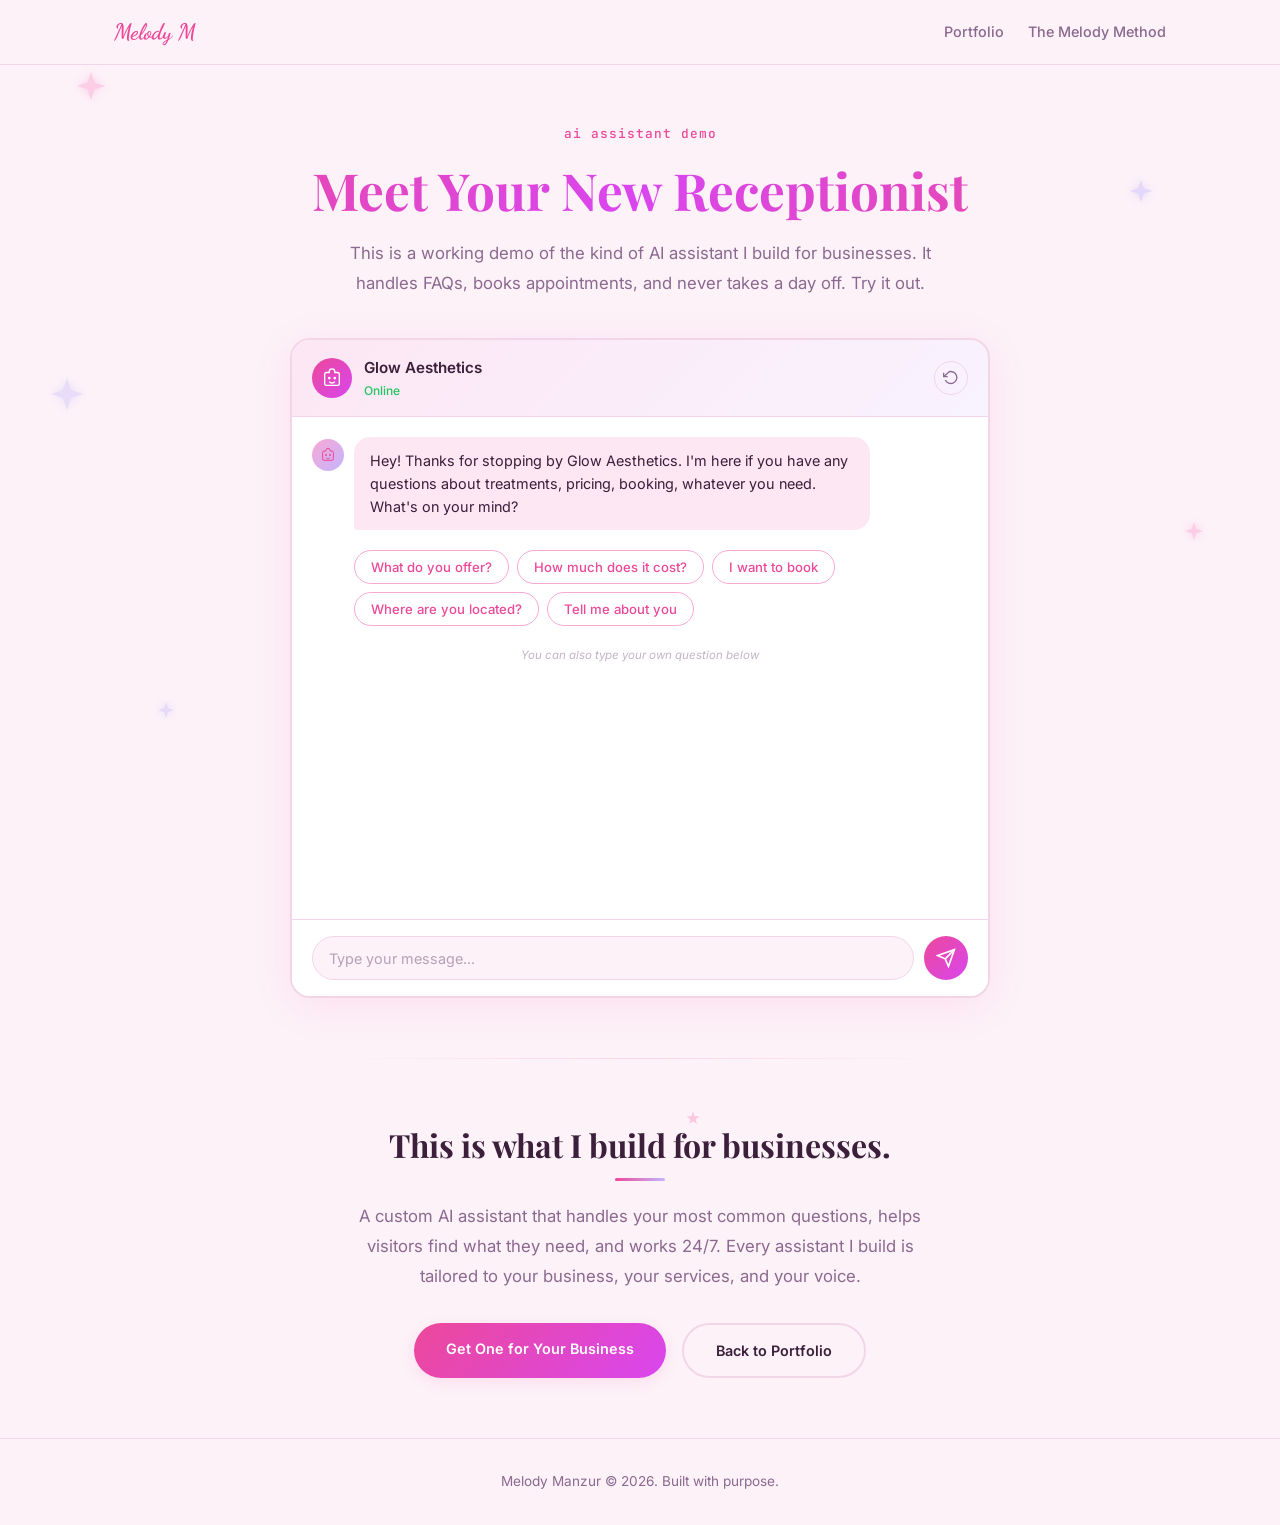
<file: assistant-demo.html>
<!DOCTYPE html>
<html lang="en">
<head>
    <meta charset="UTF-8">
    <meta name="viewport" content="width=device-width, initial-scale=1.0">
    <title>AI Assistant Demo | Melody Manzur</title>
    <meta name="description" content="A working demo of a custom AI assistant for businesses. Handles FAQs, books appointments, and works 24/7. Built by Melody Manzur.">

    <!-- Open Graph -->
    <meta property="og:title" content="AI Assistant Demo | Melody Manzur">
    <meta property="og:description" content="See what a custom AI assistant can do for your business. Try this working demo for a fictional med spa.">
    <meta property="og:type" content="website">
    <meta property="og:url" content="https://memanzur.github.io/Melody-Manzur-Portfolio/assistant-demo.html">
    <meta property="og:image" content="https://memanzur.github.io/Melody-Manzur-Portfolio/images/og-image.png">

    <!-- Twitter -->
    <meta name="twitter:card" content="summary_large_image">
    <meta name="twitter:title" content="AI Assistant Demo | Melody Manzur">
    <meta name="twitter:description" content="See what a custom AI assistant can do for your business. Try this working demo.">

    <!-- Favicon -->
    <link rel="icon" href="data:image/svg+xml,<svg xmlns='http://www.w3.org/2000/svg' viewBox='0 0 100 100'><path d='M50 5l12 33 33 12-33 12-12 33-12-33-33-12 33-12z' fill='%23ec4899'/></svg>">

    <link rel="preconnect" href="https://fonts.googleapis.com">
    <link rel="preconnect" href="https://fonts.gstatic.com" crossorigin>
    <link href="https://fonts.googleapis.com/css2?family=Dancing+Script:wght@400;500;600;700&family=Inter:wght@300;400;500;600;700&family=JetBrains+Mono:wght@400;500&family=Playfair+Display:ital,wght@0,400;0,600;0,700;1,400;1,600&display=swap" rel="stylesheet">
    <link rel="stylesheet" href="style.css?v=20260425c">
    <link rel="stylesheet" href="assistant-demo.css?v=20260425a">
</head>
<body>
    <nav class="nav">
        <div class="nav-container">
            <a href="index.html" class="nav-logo">Melody M</a>
            <ul class="nav-links">
                <li><a href="index.html">Portfolio</a></li>
                <li><a href="ai-academy.html">The Melody Method</a></li>
            </ul>
            <button class="nav-toggle" aria-label="Toggle menu">
                <span></span>
                <span></span>
                <span></span>
            </button>
        </div>
    </nav>

    <!-- Floating sparkles -->
    <div class="sparkles" aria-hidden="true">
        <svg class="sparkle s1" viewBox="0 0 24 24"><path d="M12 0l3 9 9 3-9 3-3 9-3-9-9-3 9-3z" fill="currentColor"/></svg>
        <svg class="sparkle s2" viewBox="0 0 24 24"><path d="M12 0l3 9 9 3-9 3-3 9-3-9-9-3 9-3z" fill="currentColor"/></svg>
        <svg class="sparkle s3" viewBox="0 0 24 24"><path d="M12 0l3 9 9 3-9 3-3 9-3-9-9-3 9-3z" fill="currentColor"/></svg>
        <svg class="sparkle s4" viewBox="0 0 24 24"><path d="M12 0l3 9 9 3-9 3-3 9-3-9-9-3 9-3z" fill="currentColor"/></svg>
        <svg class="sparkle s5" viewBox="0 0 24 24"><path d="M12 0l2 6 6 2-6 2-2 6-2-6-6-2 6-2z" fill="currentColor"/></svg>
    </div>

    <section class="demo-hero">
        <div class="container">
            <span class="demo-tag">AI Assistant Demo</span>
            <h1 class="demo-title">Meet Your New Receptionist</h1>
            <p class="demo-subtitle">This is a working demo of the kind of AI assistant I build for businesses. It handles FAQs, books appointments, and never takes a day off. Try it out.</p>
        </div>
    </section>

    <section class="chat-section">
        <div class="container">
            <div class="chat-window">
                <div class="chat-header">
                    <div class="chat-header-avatar">
                        <svg viewBox="0 0 24 24" width="22" height="22" fill="none" stroke="currentColor" stroke-width="1.5"><path d="M12 2a3 3 0 00-3 3v1H6a2 2 0 00-2 2v10a2 2 0 002 2h12a2 2 0 002-2V8a2 2 0 00-2-2h-3V5a3 3 0 00-3-3z"/><circle cx="9" cy="12" r="1.5" fill="currentColor" stroke="none"/><circle cx="15" cy="12" r="1.5" fill="currentColor" stroke="none"/><path d="M9 16c.5 1 1.5 1.5 3 1.5s2.5-.5 3-1.5"/></svg>
                    </div>
                    <div class="chat-header-info">
                        <span class="chat-header-name">Glow Aesthetics</span>
                        <span class="chat-header-status">Online</span>
                    </div>
                    <button id="chatRestart" class="chat-restart" aria-label="Restart conversation" title="Start over">
                        <svg viewBox="0 0 24 24" width="16" height="16" fill="none" stroke="currentColor" stroke-width="2"><polyline points="1 4 1 10 7 10"/><path d="M3.51 15a9 9 0 105.64-12.36L1 10"/></svg>
                    </button>
                </div>
                <div class="chat-messages" id="chatMessages">
                    <!-- Messages will be inserted here by JS -->
                </div>
                <div class="chat-input-area">
                    <input type="text" id="chatInput" class="chat-input" placeholder="Type your message..." autocomplete="off">
                    <button id="chatSend" class="chat-send" aria-label="Send message">
                        <svg viewBox="0 0 24 24" width="20" height="20" fill="none" stroke="currentColor" stroke-width="2"><line x1="22" y1="2" x2="11" y2="13"/><polygon points="22 2 15 22 11 13 2 9 22 2"/></svg>
                    </button>
                </div>
            </div>
        </div>
    </section>

    <div class="section-divider"></div>

    <section class="demo-cta-section">
        <div class="container">
            <h2 class="section-title">This is what I build for businesses.</h2>
            <p class="demo-cta-text">A custom AI assistant that handles your most common questions, helps visitors find what they need, and works 24/7. Every assistant I build is tailored to your business, your services, and your voice.</p>
            <div class="demo-cta-buttons">
                <a href="mailto:manzurmelody@gmail.com?subject=AI Assistant for My Business" class="btn btn-primary">Get One for Your Business</a>
                <a href="index.html" class="btn btn-outline">Back to Portfolio</a>
            </div>
        </div>
    </section>

    <footer class="footer">
        <div class="container">
            <p>Melody Manzur &copy; 2026. Built with purpose.</p>
        </div>
    </footer>

    <script src="script.js"></script>
    <script src="assistant-demo.js?v=20260425a"></script>
</body>
</html>
</file>
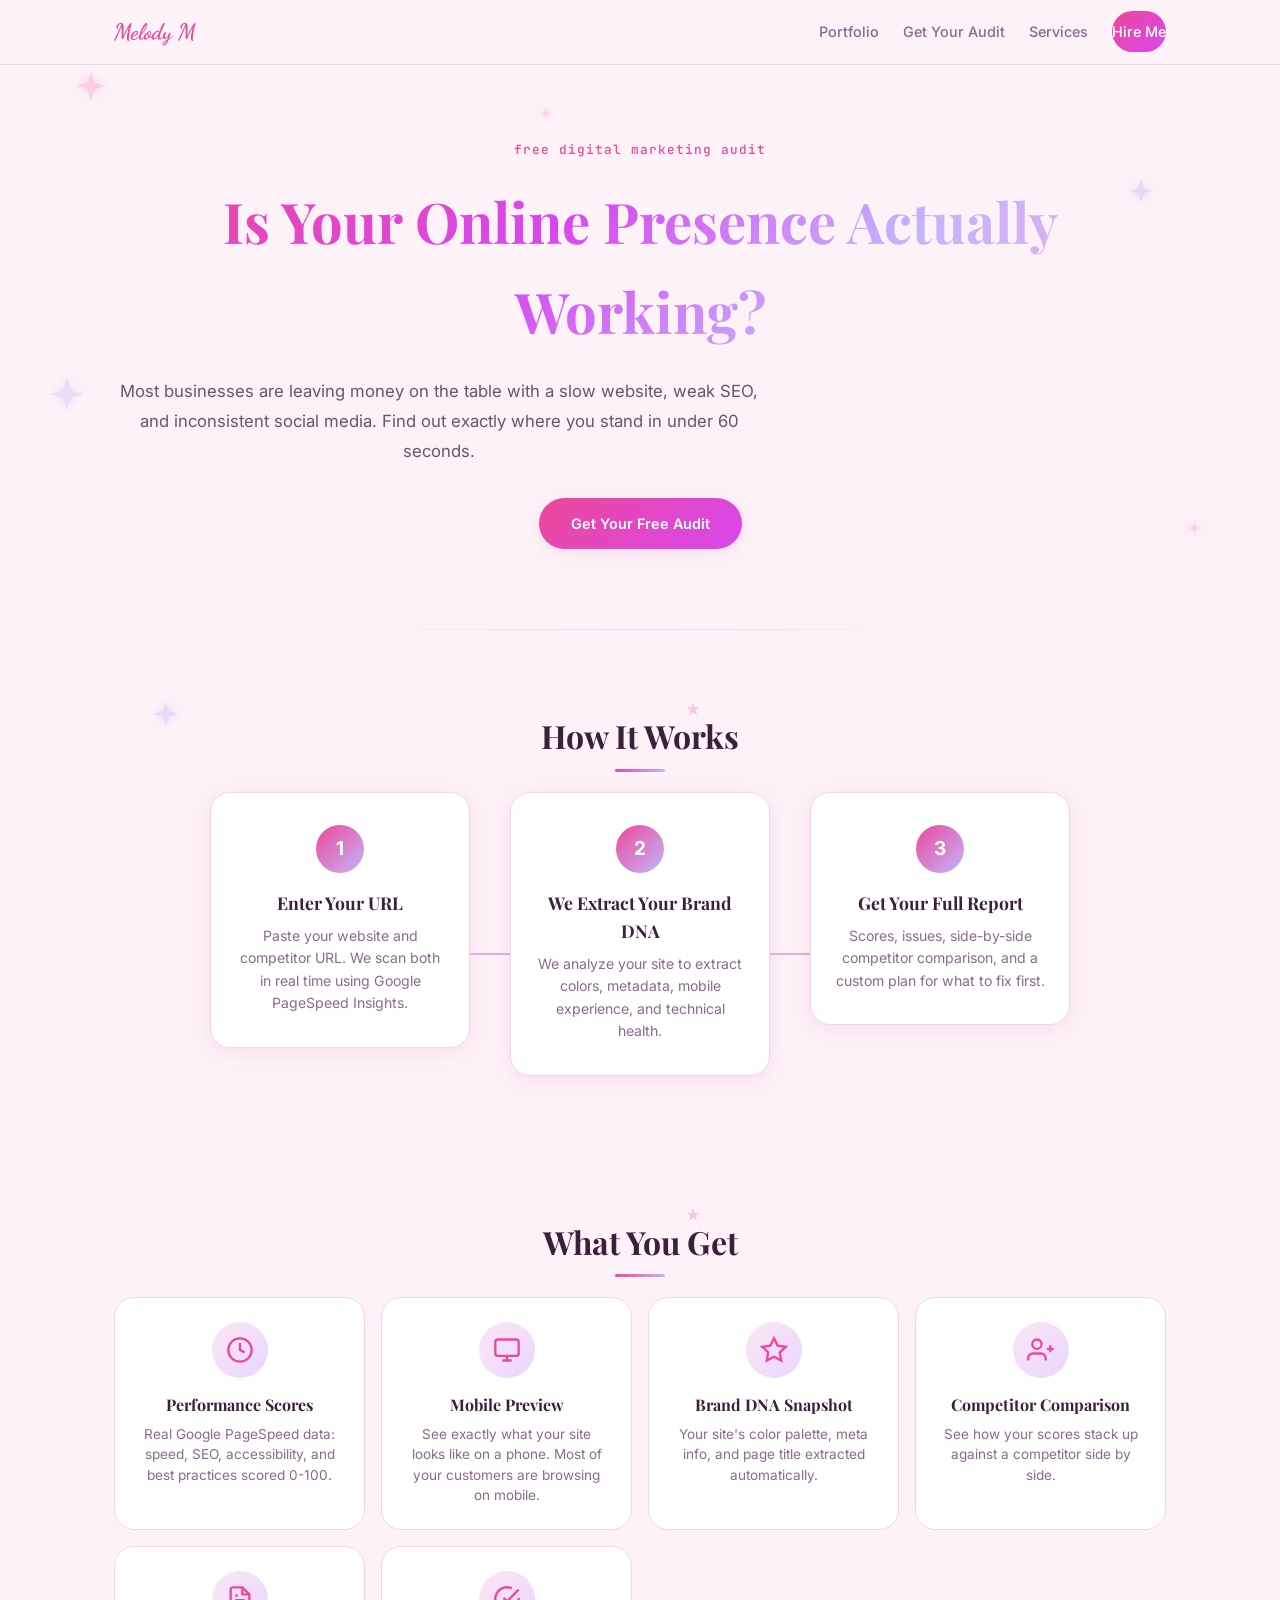
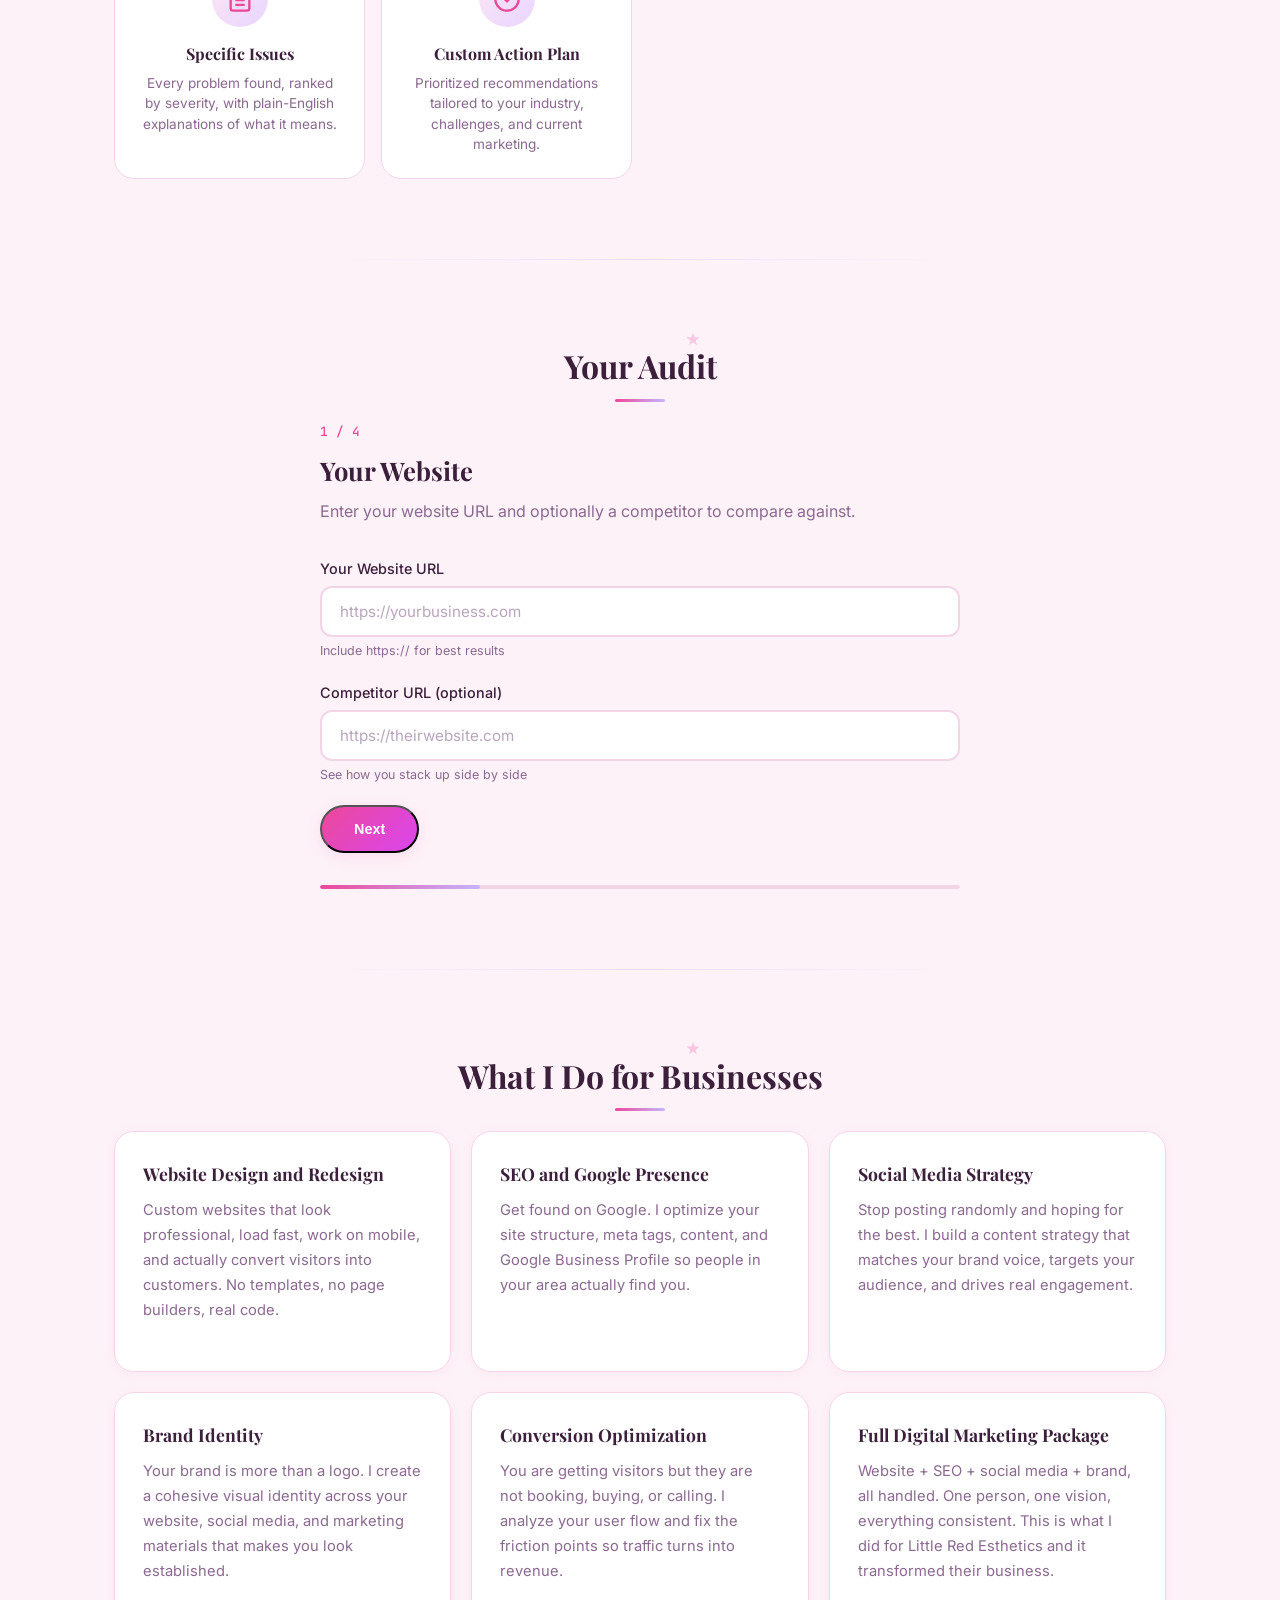
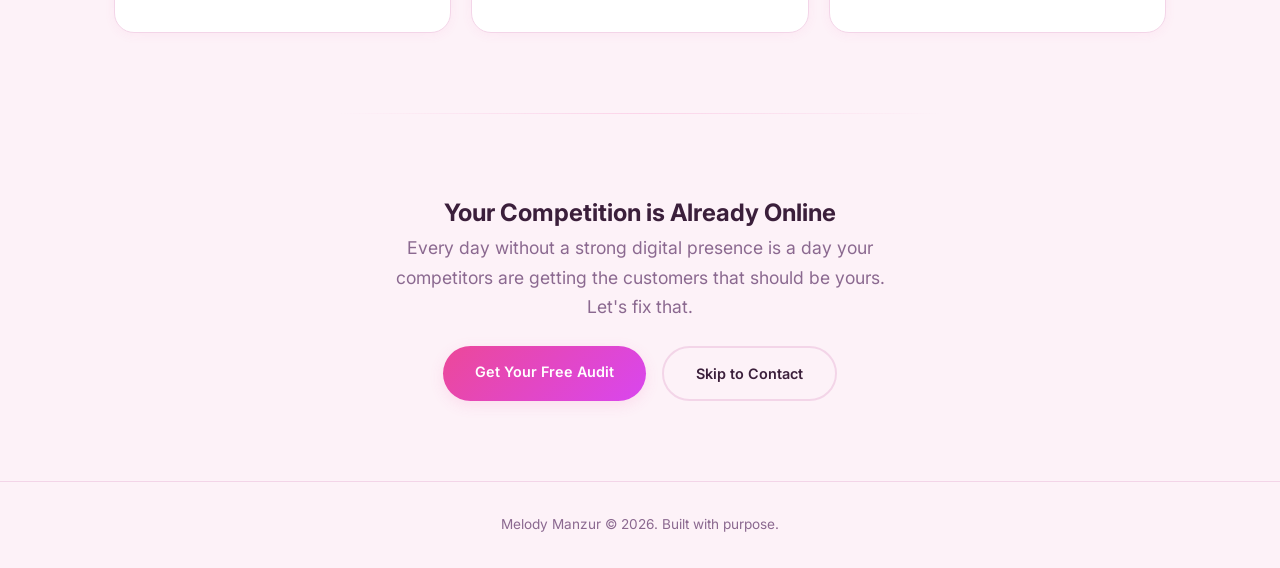
<file: audit.html>
<!DOCTYPE html>
<html lang="en">
<head>
    <meta charset="UTF-8">
    <meta name="viewport" content="width=device-width, initial-scale=1.0">
    <title>Free Digital Marketing Audit | Melody Manzur</title>
    <meta name="description" content="Get a free digital marketing audit. Analyze your website performance, brand DNA, and social media presence. Compare against competitors and get actionable recommendations.">
    <link rel="icon" href="data:image/svg+xml,<svg xmlns='http://www.w3.org/2000/svg' viewBox='0 0 100 100'><path d='M50 5l12 33 33 12-33 12-12 33-12-33-33-12 33-12z' fill='%23ec4899'/></svg>">

    <!-- Open Graph -->
    <meta property="og:title" content="Free Digital Marketing Audit | Melody Manzur">
    <meta property="og:description" content="Get a free audit of your website, brand identity, and digital presence. See how you stack up against competitors.">
    <meta property="og:type" content="website">
    <meta property="og:url" content="https://memanzur.github.io/Melody-Manzur-Portfolio/audit.html">

    <link rel="preconnect" href="https://fonts.googleapis.com">
    <link rel="preconnect" href="https://fonts.gstatic.com" crossorigin>
    <link href="https://fonts.googleapis.com/css2?family=Dancing+Script:wght@400;500;600;700&family=Inter:wght@300;400;500;600;700&family=JetBrains+Mono:wght@400;500&family=Playfair+Display:ital,wght@0,400;0,600;0,700;1,400;1,600&display=swap" rel="stylesheet">
    <link rel="stylesheet" href="style.css?v=20260425">
    <link rel="stylesheet" href="audit.css">
</head>
<body>
    <nav class="nav">
        <div class="nav-container">
            <a href="index.html" class="nav-logo">Melody M</a>
            <ul class="nav-links">
                <li><a href="index.html">Portfolio</a></li>
                <li><a href="#audit-form">Get Your Audit</a></li>
                <li><a href="#services">Services</a></li>
                <li><a href="mailto:manzurmelody@gmail.com" class="nav-cta">Hire Me</a></li>
            </ul>
            <button class="nav-toggle" aria-label="Toggle menu">
                <span></span>
                <span></span>
                <span></span>
            </button>
        </div>
    </nav>

    <!-- Floating sparkles -->
    <div class="sparkles" aria-hidden="true">
        <svg class="sparkle s1" viewBox="0 0 24 24"><path d="M12 0l3 9 9 3-9 3-3 9-3-9-9-3 9-3z" fill="currentColor"/></svg>
        <svg class="sparkle s2" viewBox="0 0 24 24"><path d="M12 0l3 9 9 3-9 3-3 9-3-9-9-3 9-3z" fill="currentColor"/></svg>
        <svg class="sparkle s3" viewBox="0 0 24 24"><path d="M12 0l3 9 9 3-9 3-3 9-3-9-9-3 9-3z" fill="currentColor"/></svg>
        <svg class="sparkle s4" viewBox="0 0 24 24"><path d="M12 0l2 6 6 2-6 2-2 6-2-6-6-2 6-2z" fill="currentColor"/></svg>
        <svg class="sparkle s5" viewBox="0 0 24 24"><path d="M12 0l3 9 9 3-9 3-3 9-3-9-9-3 9-3z" fill="currentColor"/></svg>
        <svg class="sparkle s6" viewBox="0 0 24 24"><path d="M12 0l2 6 6 2-6 2-2 6-2-6-6-2 6-2z" fill="currentColor"/></svg>
        <div class="blob blob1"></div>
        <div class="blob blob2"></div>
        <div class="blob blob3"></div>
    </div>

    <!-- Hero -->
    <section class="audit-hero">
        <div class="container">
            <p class="hero-tag">free digital marketing audit</p>
            <h1 class="audit-title">Is Your Online Presence Actually Working?</h1>
            <p class="hero-subtitle" style="max-width: 650px;">Most businesses are leaving money on the table with a slow website, weak SEO, and inconsistent social media. Find out exactly where you stand in under 60 seconds.</p>
            <a href="#audit-form" class="btn btn-primary">Get Your Free Audit</a>
        </div>
    </section>

    <!-- How It Works -->
    <div class="section-divider"></div>
    <section class="how-it-works">
        <div class="container">
            <h2 class="section-title">How It Works</h2>
            <div class="hiw-grid">
                <div class="hiw-step">
                    <div class="hiw-number">1</div>
                    <h3>Enter Your URL</h3>
                    <p>Paste your website and competitor URL. We scan both in real time using Google PageSpeed Insights.</p>
                </div>
                <div class="hiw-arrow"></div>
                <div class="hiw-step">
                    <div class="hiw-number">2</div>
                    <h3>We Extract Your Brand DNA</h3>
                    <p>We analyze your site to extract colors, metadata, mobile experience, and technical health.</p>
                </div>
                <div class="hiw-arrow"></div>
                <div class="hiw-step">
                    <div class="hiw-number">3</div>
                    <h3>Get Your Full Report</h3>
                    <p>Scores, issues, side-by-side competitor comparison, and a custom plan for what to fix first.</p>
                </div>
            </div>
        </div>
    </section>

    <!-- Sample Preview -->
    <section class="sample-preview">
        <div class="container">
            <h2 class="section-title">What You Get</h2>
            <div class="sample-grid">
                <div class="sample-card">
                    <div class="sample-icon">
                        <svg viewBox="0 0 24 24" width="28" height="28" fill="none" stroke="currentColor" stroke-width="2"><circle cx="12" cy="12" r="10"/><path d="M12 6v6l4 2"/></svg>
                    </div>
                    <h4>Performance Scores</h4>
                    <p>Real Google PageSpeed data: speed, SEO, accessibility, and best practices scored 0-100.</p>
                </div>
                <div class="sample-card">
                    <div class="sample-icon">
                        <svg viewBox="0 0 24 24" width="28" height="28" fill="none" stroke="currentColor" stroke-width="2"><rect x="2" y="3" width="20" height="14" rx="2"/><path d="M8 21h8M12 17v4"/></svg>
                    </div>
                    <h4>Mobile Preview</h4>
                    <p>See exactly what your site looks like on a phone. Most of your customers are browsing on mobile.</p>
                </div>
                <div class="sample-card">
                    <div class="sample-icon">
                        <svg viewBox="0 0 24 24" width="28" height="28" fill="none" stroke="currentColor" stroke-width="2"><path d="M12 2l3.09 6.26L22 9.27l-5 4.87 1.18 6.88L12 17.77l-6.18 3.25L7 14.14 2 9.27l6.91-1.01L12 2z"/></svg>
                    </div>
                    <h4>Brand DNA Snapshot</h4>
                    <p>Your site's color palette, meta info, and page title extracted automatically.</p>
                </div>
                <div class="sample-card">
                    <div class="sample-icon">
                        <svg viewBox="0 0 24 24" width="28" height="28" fill="none" stroke="currentColor" stroke-width="2"><path d="M16 21v-2a4 4 0 0 0-4-4H5a4 4 0 0 0-4 4v2"/><circle cx="8.5" cy="7" r="4"/><path d="M20 8v6M23 11h-6"/></svg>
                    </div>
                    <h4>Competitor Comparison</h4>
                    <p>See how your scores stack up against a competitor side by side.</p>
                </div>
                <div class="sample-card">
                    <div class="sample-icon">
                        <svg viewBox="0 0 24 24" width="28" height="28" fill="none" stroke="currentColor" stroke-width="2"><path d="M14 2H6a2 2 0 0 0-2 2v16a2 2 0 0 0 2 2h12a2 2 0 0 0 2-2V8z"/><path d="M14 2v6h6M16 13H8M16 17H8M10 9H8"/></svg>
                    </div>
                    <h4>Specific Issues</h4>
                    <p>Every problem found, ranked by severity, with plain-English explanations of what it means.</p>
                </div>
                <div class="sample-card">
                    <div class="sample-icon">
                        <svg viewBox="0 0 24 24" width="28" height="28" fill="none" stroke="currentColor" stroke-width="2"><path d="M22 11.08V12a10 10 0 1 1-5.93-9.14"/><path d="M22 4L12 14.01l-3-3"/></svg>
                    </div>
                    <h4>Custom Action Plan</h4>
                    <p>Prioritized recommendations tailored to your industry, challenges, and current marketing.</p>
                </div>
            </div>
        </div>
    </section>

    <!-- Audit Form -->
    <div class="section-divider flip"></div>
    <section id="audit-form" class="audit-form-section">
        <div class="container">
            <h2 class="section-title">Your Audit</h2>

            <div class="audit-form-wrapper">
                <form id="auditForm" class="audit-form">
                    <!-- Step 1: Websites -->
                    <div class="form-step active" data-step="1">
                        <div class="step-header">
                            <span class="step-number">1 / 4</span>
                            <h3>Your Website</h3>
                            <p>Enter your website URL and optionally a competitor to compare against.</p>
                        </div>
                        <div class="form-group">
                            <label for="website">Your Website URL</label>
                            <input type="url" id="website" placeholder="https://yourbusiness.com" required>
                            <span class="form-hint">Include https:// for best results</span>
                        </div>
                        <div class="form-group">
                            <label for="competitor">Competitor URL (optional)</label>
                            <input type="url" id="competitor" placeholder="https://theirwebsite.com">
                            <span class="form-hint">See how you stack up side by side</span>
                        </div>
                        <button type="button" class="btn btn-primary form-next" data-next="2">Next</button>
                    </div>

                    <!-- Step 2: Social Media -->
                    <div class="form-step" data-step="2">
                        <div class="step-header">
                            <span class="step-number">2 / 4</span>
                            <h3>Social Media</h3>
                            <p>Add your social media handles so we can assess your full digital presence. Leave blank any you don't have.</p>
                        </div>
                        <div class="form-row">
                            <div class="form-group">
                                <label for="instagram">Instagram</label>
                                <input type="text" id="instagram" placeholder="@yourbusiness">
                            </div>
                            <div class="form-group">
                                <label for="facebook">Facebook</label>
                                <input type="text" id="facebook" placeholder="facebook.com/yourbusiness">
                            </div>
                        </div>
                        <div class="form-row">
                            <div class="form-group">
                                <label for="tiktok">TikTok</label>
                                <input type="text" id="tiktok" placeholder="@yourbusiness">
                            </div>
                            <div class="form-group">
                                <label for="google-business">Google Business Profile</label>
                                <select id="google-business">
                                    <option value="">Select...</option>
                                    <option value="yes-active">Yes, active and updated</option>
                                    <option value="yes-outdated">Yes, but outdated</option>
                                    <option value="no">No, I don't have one</option>
                                    <option value="unsure">Not sure</option>
                                </select>
                            </div>
                        </div>
                        <div class="form-nav">
                            <button type="button" class="btn btn-outline form-back" data-back="1">Back</button>
                            <button type="button" class="btn btn-primary form-next" data-next="3">Next</button>
                        </div>
                    </div>

                    <!-- Step 3: Business Questions -->
                    <div class="form-step" data-step="3">
                        <div class="step-header">
                            <span class="step-number">3 / 4</span>
                            <h3>About Your Business</h3>
                            <p>A few quick questions to personalize your audit and recommendations.</p>
                        </div>
                        <div class="form-group">
                            <label for="business-type">What type of business are you?</label>
                            <select id="business-type" required>
                                <option value="">Select your industry...</option>
                                <option value="medspa">Med Spa / Esthetics</option>
                                <option value="salon">Salon / Barbershop</option>
                                <option value="restaurant">Restaurant / Food Service</option>
                                <option value="retail">Retail / E-commerce</option>
                                <option value="fitness">Fitness / Wellness</option>
                                <option value="realestate">Real Estate</option>
                                <option value="professional">Professional Services (Law, Accounting, etc.)</option>
                                <option value="health">Healthcare / Dental</option>
                                <option value="other">Other Local Business</option>
                            </select>
                        </div>
                        <div class="form-group">
                            <label for="biggest-challenge">What is your biggest challenge right now?</label>
                            <select id="biggest-challenge" required>
                                <option value="">Select...</option>
                                <option value="traffic">Not enough website traffic</option>
                                <option value="leads">Getting leads but not converting them</option>
                                <option value="social">Social media is not growing</option>
                                <option value="brand">Brand looks outdated or unprofessional</option>
                                <option value="seo">Can't be found on Google</option>
                                <option value="everything">All of the above</option>
                            </select>
                        </div>
                        <div class="form-group">
                            <label for="current-marketing">What are you currently doing for marketing?</label>
                            <select id="current-marketing">
                                <option value="">Select...</option>
                                <option value="nothing">Nothing / Word of mouth only</option>
                                <option value="social-only">Posting on social media sometimes</option>
                                <option value="some">Have a website + some social media</option>
                                <option value="active">Actively marketing but not seeing results</option>
                                <option value="agency">Working with someone but want a second opinion</option>
                            </select>
                        </div>
                        <div class="form-nav">
                            <button type="button" class="btn btn-outline form-back" data-back="2">Back</button>
                            <button type="button" class="btn btn-primary form-next" data-next="4">Next</button>
                        </div>
                    </div>

                    <!-- Step 4: Contact Info -->
                    <div class="form-step" data-step="4">
                        <div class="step-header">
                            <span class="step-number">4 / 4</span>
                            <h3>Get Your Results</h3>
                            <p>Enter your info to see your full audit report.</p>
                        </div>
                        <div class="form-row">
                            <div class="form-group">
                                <label for="name">Your Name</label>
                                <input type="text" id="name" placeholder="Jane Smith" required>
                            </div>
                            <div class="form-group">
                                <label for="email">Email</label>
                                <input type="email" id="email" placeholder="jane@business.com" required>
                            </div>
                        </div>
                        <div class="form-group">
                            <label for="phone">Phone (optional)</label>
                            <input type="tel" id="phone" placeholder="(555) 123-4567">
                        </div>
                        <div class="form-nav">
                            <button type="button" class="btn btn-outline form-back" data-back="3">Back</button>
                            <button type="submit" class="btn btn-primary" id="runAudit">Run My Audit</button>
                        </div>
                    </div>
                </form>

                <!-- Progress bar -->
                <div class="form-progress">
                    <div class="progress-bar" id="progressBar"></div>
                </div>
            </div>
        </div>
    </section>

    <!-- Loading State -->
    <section id="audit-loading" class="audit-loading" style="display: none;">
        <div class="container" style="text-align: center;">
            <div class="loading-spinner"></div>
            <h3>Analyzing your digital presence...</h3>
            <p class="loading-status" id="loadingStatus">Running website performance test...</p>
            <div class="loading-steps">
                <div class="loading-step" id="ls1">Scanning your website...</div>
                <div class="loading-step" id="ls2">Extracting brand DNA...</div>
                <div class="loading-step" id="ls3">Checking mobile experience...</div>
                <div class="loading-step" id="ls4">Analyzing competitor...</div>
                <div class="loading-step" id="ls5">Building your report...</div>
            </div>
        </div>
    </section>

    <!-- Results -->
    <section id="audit-results" class="audit-results" style="display: none;">
        <div class="container">
            <h2 class="section-title">Your Audit Results</h2>

            <!-- Overall Score -->
            <div class="overall-score-card">
                <div class="overall-score">
                    <div class="score-circle" id="overallScoreCircle">
                        <span class="score-value" id="overallScore">--</span>
                        <span class="score-label">/ 100</span>
                    </div>
                    <h3>Overall Digital Health Score</h3>
                    <p id="overallVerdict" class="score-verdict"></p>
                </div>
            </div>

            <!-- Score Breakdown -->
            <h3 class="results-heading">Score Breakdown</h3>
            <div class="scores-grid">
                <div class="score-card" id="perfCard">
                    <div class="score-header">
                        <h4>Website Speed</h4>
                        <span class="score-badge" id="perfScore">--</span>
                    </div>
                    <div class="score-bar-track"><div class="score-bar" id="perfBar"></div></div>
                    <p class="score-detail" id="perfDetail"></p>
                </div>
                <div class="score-card" id="seoCard">
                    <div class="score-header">
                        <h4>SEO</h4>
                        <span class="score-badge" id="seoScore">--</span>
                    </div>
                    <div class="score-bar-track"><div class="score-bar" id="seoBar"></div></div>
                    <p class="score-detail" id="seoDetail"></p>
                </div>
                <div class="score-card" id="accessCard">
                    <div class="score-header">
                        <h4>Accessibility</h4>
                        <span class="score-badge" id="accessScore">--</span>
                    </div>
                    <div class="score-bar-track"><div class="score-bar" id="accessBar"></div></div>
                    <p class="score-detail" id="accessDetail"></p>
                </div>
                <div class="score-card" id="bpCard">
                    <div class="score-header">
                        <h4>Best Practices</h4>
                        <span class="score-badge" id="bpScore">--</span>
                    </div>
                    <div class="score-bar-track"><div class="score-bar" id="bpBar"></div></div>
                    <p class="score-detail" id="bpDetail"></p>
                </div>
                <div class="score-card" id="socialCard">
                    <div class="score-header">
                        <h4>Social Media Presence</h4>
                        <span class="score-badge" id="socialScore">--</span>
                    </div>
                    <div class="score-bar-track"><div class="score-bar" id="socialBar"></div></div>
                    <p class="score-detail" id="socialDetail"></p>
                </div>
                <div class="score-card" id="marketingCard">
                    <div class="score-header">
                        <h4>Marketing Readiness</h4>
                        <span class="score-badge" id="marketingScore">--</span>
                    </div>
                    <div class="score-bar-track"><div class="score-bar" id="marketingBar"></div></div>
                    <p class="score-detail" id="marketingDetail"></p>
                </div>
            </div>

            <!-- Recommendations -->
            <div class="recs-section">
                <h3 class="results-heading">My Suggestions for You</h3>
                <p class="recs-intro">Based on your scores and what you told me about your business, here is what I would focus on first.</p>
                <div class="recs-list" id="recsList"></div>
            </div>

            <!-- Work With Me -->
            <div class="help-section">
                <h3 class="results-heading">Want Me to Handle It?</h3>
                <p class="help-intro">I do this for businesses every day. Here is what I would do for yours based on your audit.</p>
                <div class="help-grid" id="helpGrid"></div>
                <div class="help-cta">
                    <h4>Pick what you need and I will put together a plan for you.</h4>
                    <p>No pressure, no contracts. We will talk through your results, I will tell you exactly what I would do, and you decide if it makes sense.</p>
                    <div class="contact-links">
                        <a href="mailto:manzurmelody@gmail.com?subject=I%20ran%20my%20audit%20and%20want%20to%20talk" class="btn btn-primary">Let's Talk About My Results</a>
                        <a href="#audit-form" class="btn btn-outline" id="rerunAudit">Run Another Audit</a>
                    </div>
                </div>
            </div>

            <!-- Competitor Comparison -->
            <div class="competitor-section" id="competitorSection" style="display: none;">
                <h3 class="results-heading">You vs. Competitor</h3>
                <div class="compare-grid">
                    <div class="compare-header">
                        <span>Category</span>
                        <span id="compareYouLabel">You</span>
                        <span id="compareThemLabel">Competitor</span>
                    </div>
                    <div class="compare-row" id="comparePerf">
                        <span>Speed</span>
                        <span class="compare-score" id="compYouPerf">--</span>
                        <span class="compare-score" id="compThemPerf">--</span>
                    </div>
                    <div class="compare-row" id="compareSeo">
                        <span>SEO</span>
                        <span class="compare-score" id="compYouSeo">--</span>
                        <span class="compare-score" id="compThemSeo">--</span>
                    </div>
                    <div class="compare-row" id="compareAccess">
                        <span>Accessibility</span>
                        <span class="compare-score" id="compYouAccess">--</span>
                        <span class="compare-score" id="compThemAccess">--</span>
                    </div>
                    <div class="compare-row" id="compareBp">
                        <span>Best Practices</span>
                        <span class="compare-score" id="compYouBp">--</span>
                        <span class="compare-score" id="compThemBp">--</span>
                    </div>
                    <div class="compare-row compare-total">
                        <span>Overall</span>
                        <span class="compare-score" id="compYouTotal">--</span>
                        <span class="compare-score" id="compThemTotal">--</span>
                    </div>
                </div>
                <p class="compare-verdict" id="compareVerdict"></p>
            </div>

            <!-- Brand DNA -->
            <div class="brand-dna-section" id="brandDna" style="display: none;">
                <h3 class="results-heading">Your Brand DNA</h3>
                <div class="brand-dna-grid">
                    <div class="dna-card">
                        <h4>Mobile Preview</h4>
                        <div class="mobile-frame">
                            <div class="mobile-notch"></div>
                            <img id="mobileScreenshot" alt="Your site on mobile" class="mobile-screenshot">
                        </div>
                    </div>
                    <div class="dna-card dna-details">
                        <h4>Site Identity</h4>
                        <div class="dna-item">
                            <span class="dna-label">Page Title</span>
                            <span class="dna-value" id="dnaTitle">--</span>
                        </div>
                        <div class="dna-item">
                            <span class="dna-label">Meta Description</span>
                            <span class="dna-value" id="dnaDesc">--</span>
                        </div>
                        <div class="dna-item">
                            <span class="dna-label">Mobile Friendly</span>
                            <span class="dna-value" id="dnaMobile">--</span>
                        </div>
                        <div class="dna-item">
                            <span class="dna-label">HTTPS Secure</span>
                            <span class="dna-value" id="dnaHttps">--</span>
                        </div>
                        <div class="dna-item">
                            <span class="dna-label">Load Time</span>
                            <span class="dna-value" id="dnaSpeed">--</span>
                        </div>
                        <h4 style="margin-top: 20px;">Detected Colors</h4>
                        <div class="color-palette" id="colorPalette"></div>
                    </div>
                </div>
            </div>

            <!-- Detailed Findings -->
            <div class="findings-section" id="findingsSection" style="display: none;">
                <h3 class="results-heading">Technical Details</h3>
                <div class="findings-list" id="findingsList"></div>
            </div>

            <!-- Issues Found -->
            <div class="issues-section">
                <h3 class="results-heading">Issues Found</h3>
                <div class="issues-list" id="issuesList"></div>
            </div>
        </div>
    </section>

    <!-- Services Section -->
    <div class="section-divider flip"></div>
    <section id="services" class="services-section">
        <div class="container">
            <h2 class="section-title">What I Do for Businesses</h2>
            <div class="services-grid">
                <div class="service-card">
                    <h3>Website Design and Redesign</h3>
                    <p>Custom websites that look professional, load fast, work on mobile, and actually convert visitors into customers. No templates, no page builders, real code.</p>
                </div>
                <div class="service-card">
                    <h3>SEO and Google Presence</h3>
                    <p>Get found on Google. I optimize your site structure, meta tags, content, and Google Business Profile so people in your area actually find you.</p>
                </div>
                <div class="service-card">
                    <h3>Social Media Strategy</h3>
                    <p>Stop posting randomly and hoping for the best. I build a content strategy that matches your brand voice, targets your audience, and drives real engagement.</p>
                </div>
                <div class="service-card">
                    <h3>Brand Identity</h3>
                    <p>Your brand is more than a logo. I create a cohesive visual identity across your website, social media, and marketing materials that makes you look established.</p>
                </div>
                <div class="service-card">
                    <h3>Conversion Optimization</h3>
                    <p>You are getting visitors but they are not booking, buying, or calling. I analyze your user flow and fix the friction points so traffic turns into revenue.</p>
                </div>
                <div class="service-card">
                    <h3>Full Digital Marketing Package</h3>
                    <p>Website + SEO + social media + brand, all handled. One person, one vision, everything consistent. This is what I did for Little Red Esthetics and it transformed their business.</p>
                </div>
            </div>
        </div>
    </section>

    <!-- Final CTA -->
    <div class="section-divider"></div>
    <section class="audit-final-cta">
        <div class="container" style="text-align: center;">
            <h2>Your Competition is Already Online</h2>
            <p class="contact-text">Every day without a strong digital presence is a day your competitors are getting the customers that should be yours. Let's fix that.</p>
            <div class="contact-links">
                <a href="#audit-form" class="btn btn-primary">Get Your Free Audit</a>
                <a href="mailto:manzurmelody@gmail.com" class="btn btn-outline">Skip to Contact</a>
            </div>
        </div>
    </section>

    <footer class="footer">
        <div class="container">
            <p>Melody Manzur &copy; 2026. Built with purpose.</p>
        </div>
    </footer>

    <script src="script.js"></script>
    <script src="audit.js"></script>
</body>
</html>
</file>
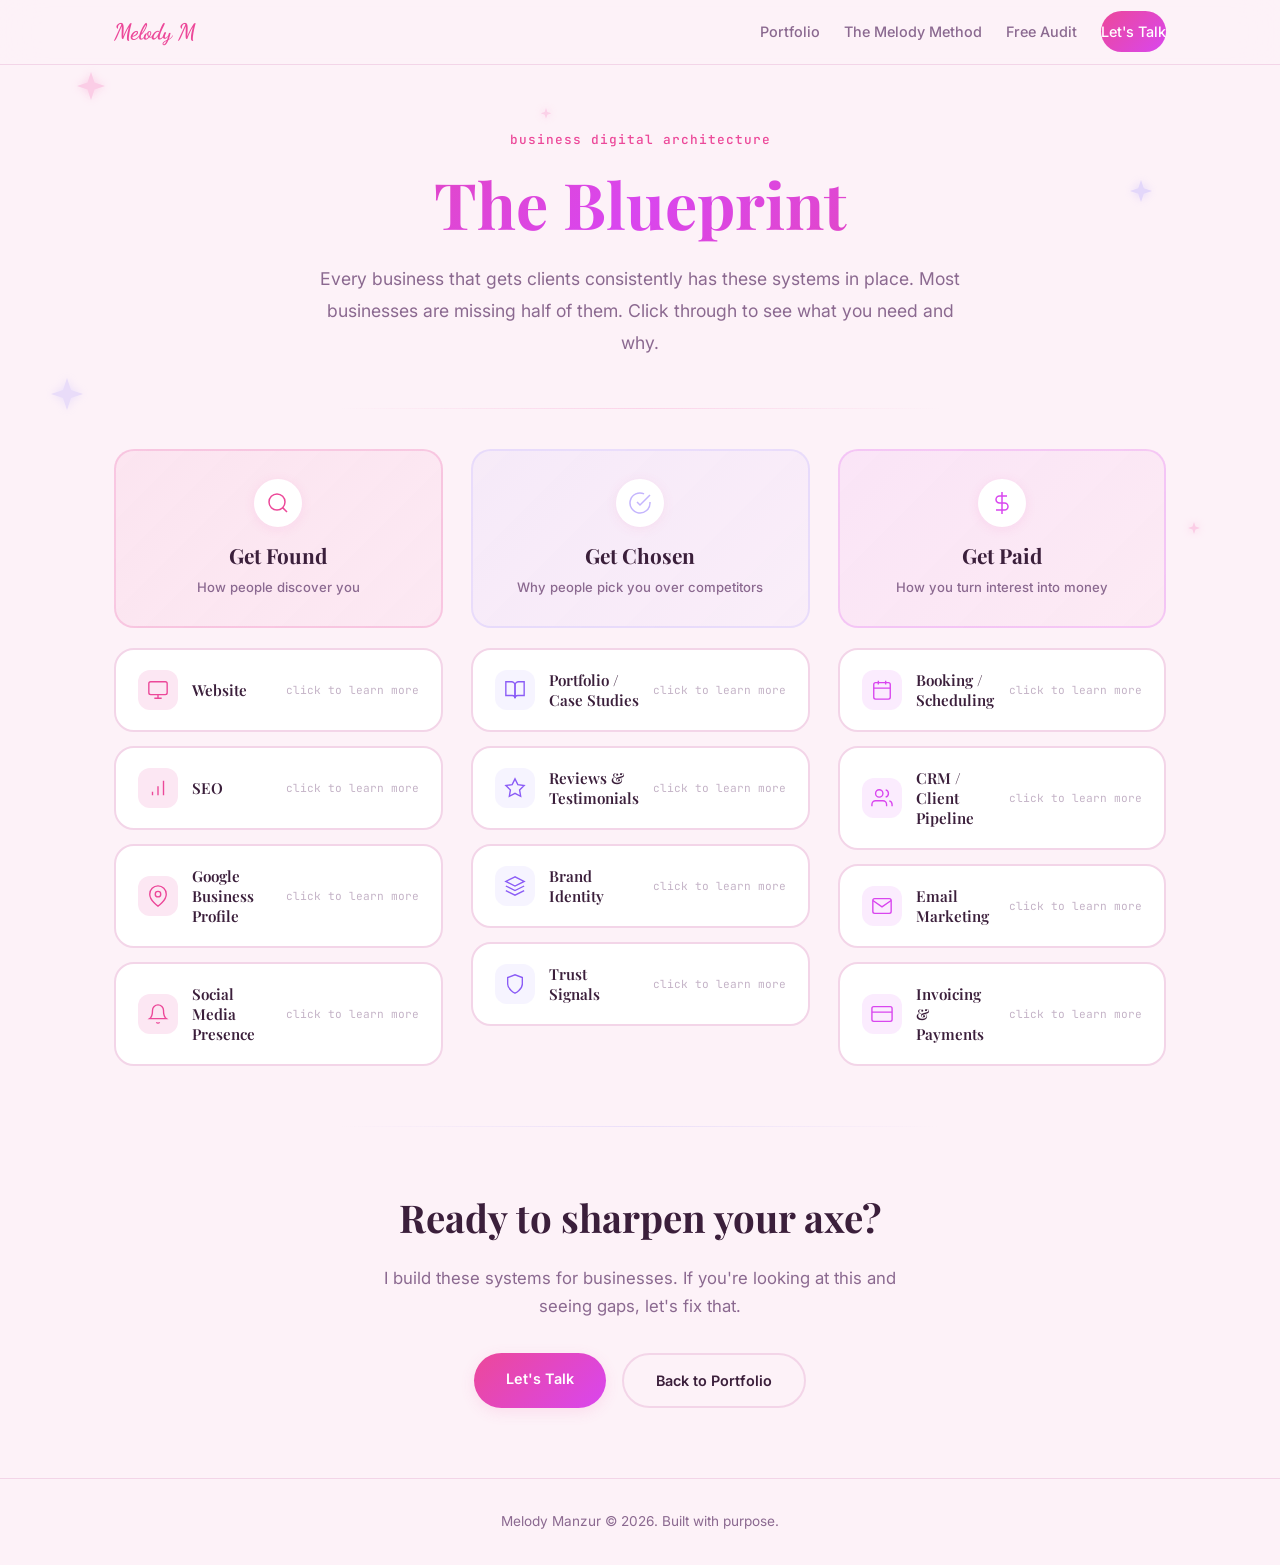
<file: blueprint.html>
<!DOCTYPE html>
<html lang="en">
<head>
    <meta charset="UTF-8">
    <meta name="viewport" content="width=device-width, initial-scale=1.0">
    <title>The Blueprint | Melody Manzur</title>
    <meta name="description" content="The full digital architecture a business needs to get and keep clients. See what systems you need, why they matter, and what happens when you skip them.">

    <!-- Open Graph -->
    <meta property="og:title" content="The Blueprint | Melody Manzur">
    <meta property="og:description" content="Every business that gets clients consistently has these systems in place. Most businesses are missing half of them.">
    <meta property="og:type" content="website">
    <meta property="og:url" content="https://memanzur.github.io/Melody-Manzur-Portfolio/blueprint.html">
    <meta property="og:image" content="https://memanzur.github.io/Melody-Manzur-Portfolio/images/og-image.png">

    <!-- Twitter -->
    <meta name="twitter:card" content="summary_large_image">
    <meta name="twitter:title" content="The Blueprint | Melody Manzur">
    <meta name="twitter:description" content="The full digital architecture a business needs to get and keep clients.">

    <!-- Favicon -->
    <link rel="icon" href="data:image/svg+xml,<svg xmlns='http://www.w3.org/2000/svg' viewBox='0 0 100 100'><path d='M50 5l12 33 33 12-33 12-12 33-12-33-33-12 33-12z' fill='%23ec4899'/></svg>">

    <link rel="preconnect" href="https://fonts.googleapis.com">
    <link rel="preconnect" href="https://fonts.gstatic.com" crossorigin>
    <link href="https://fonts.googleapis.com/css2?family=Dancing+Script:wght@400;500;600;700&family=Inter:wght@300;400;500;600;700&family=JetBrains+Mono:wght@400;500&family=Playfair+Display:ital,wght@0,400;0,600;0,700;1,400;1,600&display=swap" rel="stylesheet">
    <link rel="stylesheet" href="style.css?v=20260425c">
    <link rel="stylesheet" href="blueprint.css?v=20260425">
</head>
<body>
    <nav class="nav">
        <div class="nav-container">
            <a href="index.html" class="nav-logo">Melody M</a>
            <ul class="nav-links">
                <li><a href="index.html">Portfolio</a></li>
                <li><a href="ai-academy.html">The Melody Method</a></li>
                <li><a href="audit.html">Free Audit</a></li>
                <li><a href="mailto:manzurmelody@gmail.com?subject=Business Blueprint" class="nav-cta">Let's Talk</a></li>
            </ul>
            <button class="nav-toggle" aria-label="Toggle menu">
                <span></span>
                <span></span>
                <span></span>
            </button>
        </div>
    </nav>

    <!-- Floating sparkles -->
    <div class="sparkles" aria-hidden="true">
        <svg class="sparkle s1" viewBox="0 0 24 24"><path d="M12 0l3 9 9 3-9 3-3 9-3-9-9-3 9-3z" fill="currentColor"/></svg>
        <svg class="sparkle s2" viewBox="0 0 24 24"><path d="M12 0l3 9 9 3-9 3-3 9-3-9-9-3 9-3z" fill="currentColor"/></svg>
        <svg class="sparkle s3" viewBox="0 0 24 24"><path d="M12 0l3 9 9 3-9 3-3 9-3-9-9-3 9-3z" fill="currentColor"/></svg>
        <svg class="sparkle s4" viewBox="0 0 24 24"><path d="M12 0l2 6 6 2-6 2-2 6-2-6-6-2 6-2z" fill="currentColor"/></svg>
        <svg class="sparkle s5" viewBox="0 0 24 24"><path d="M12 0l3 9 9 3-9 3-3 9-3-9-9-3 9-3z" fill="currentColor"/></svg>
        <svg class="sparkle s6" viewBox="0 0 24 24"><path d="M12 0l2 6 6 2-6 2-2 6-2-6-6-2 6-2z" fill="currentColor"/></svg>
    </div>

    <!-- Hero -->
    <section class="bp-hero">
        <div class="container">
            <p class="hero-tag">business digital architecture</p>
            <h1 class="bp-title">The Blueprint</h1>
            <p class="bp-subtitle">Every business that gets clients consistently has these systems in place. Most businesses are missing half of them. Click through to see what you need and why.</p>
        </div>
    </section>

    <div class="section-divider"></div>

    <!-- Interactive Diagram -->
    <section class="bp-diagram">
        <div class="container">
            <div class="bp-tracks">

                <!-- Track 1: Get Found -->
                <div class="bp-track" data-track="found">
                    <div class="bp-track-header found">
                        <div class="bp-track-icon">
                            <svg viewBox="0 0 24 24" width="24" height="24" fill="none" stroke="currentColor" stroke-width="1.5"><circle cx="11" cy="11" r="8"/><line x1="21" y1="21" x2="16.65" y2="16.65"/></svg>
                        </div>
                        <h2>Get Found</h2>
                        <p>How people discover you</p>
                    </div>

                    <div class="bp-cards">
                        <button class="bp-card" data-node="website" aria-expanded="false">
                            <div class="bp-card-front">
                                <div class="bp-card-icon">
                                    <svg viewBox="0 0 24 24" width="22" height="22" fill="none" stroke="currentColor" stroke-width="1.5"><rect x="2" y="3" width="20" height="14" rx="2"/><line x1="8" y1="21" x2="16" y2="21"/><line x1="12" y1="17" x2="12" y2="21"/></svg>
                                </div>
                                <h3>Website</h3>
                                <span class="bp-card-hint">tap to learn more</span>
                            </div>
                            <div class="bp-card-detail">
                                <h3>Website</h3>
                                <div class="bp-detail-row">
                                    <span class="bp-detail-label">What it is</span>
                                    <p>Your digital storefront. The one place online that you fully own and control.</p>
                                </div>
                                <div class="bp-detail-row">
                                    <span class="bp-detail-label">Why it matters</span>
                                    <p>Without it, you don't exist online. People can't find you, learn about you, or trust you.</p>
                                </div>
                                <div class="bp-detail-row pain">
                                    <span class="bp-detail-label">Skip it and...</span>
                                    <p>You're invisible. Competitors with websites are getting every client that could have been yours.</p>
                                </div>
                            </div>
                        </button>

                        <button class="bp-card" data-node="seo" aria-expanded="false">
                            <div class="bp-card-front">
                                <div class="bp-card-icon">
                                    <svg viewBox="0 0 24 24" width="22" height="22" fill="none" stroke="currentColor" stroke-width="1.5"><path d="M12 20V10"/><path d="M18 20V4"/><path d="M6 20v-4"/></svg>
                                </div>
                                <h3>SEO</h3>
                                <span class="bp-card-hint">tap to learn more</span>
                            </div>
                            <div class="bp-card-detail">
                                <h3>SEO</h3>
                                <div class="bp-detail-row">
                                    <span class="bp-detail-label">What it is</span>
                                    <p>Search engine optimization. The work that makes Google show your site when people search for what you sell.</p>
                                </div>
                                <div class="bp-detail-row">
                                    <span class="bp-detail-label">Why it matters</span>
                                    <p>If you're not on page one, you might as well not exist. This is how strangers find you for free.</p>
                                </div>
                                <div class="bp-detail-row pain">
                                    <span class="bp-detail-label">Skip it and...</span>
                                    <p>You're invisible to anyone actively searching for your service. That's free traffic you're giving to competitors.</p>
                                </div>
                            </div>
                        </button>

                        <button class="bp-card" data-node="gbp" aria-expanded="false">
                            <div class="bp-card-front">
                                <div class="bp-card-icon">
                                    <svg viewBox="0 0 24 24" width="22" height="22" fill="none" stroke="currentColor" stroke-width="1.5"><path d="M21 10c0 7-9 13-9 13s-9-6-9-13a9 9 0 0118 0z"/><circle cx="12" cy="10" r="3"/></svg>
                                </div>
                                <h3>Google Business Profile</h3>
                                <span class="bp-card-hint">tap to learn more</span>
                            </div>
                            <div class="bp-card-detail">
                                <h3>Google Business Profile</h3>
                                <div class="bp-detail-row">
                                    <span class="bp-detail-label">What it is</span>
                                    <p>Your free Google listing that shows up in local searches and on Google Maps.</p>
                                </div>
                                <div class="bp-detail-row">
                                    <span class="bp-detail-label">Why it matters</span>
                                    <p>When someone searches "near me," this is what shows up. It's free and most businesses never bother setting it up right.</p>
                                </div>
                                <div class="bp-detail-row pain">
                                    <span class="bp-detail-label">Skip it and...</span>
                                    <p>You don't show up on the map. Local customers drive right past you to the competitor who does.</p>
                                </div>
                            </div>
                        </button>

                        <button class="bp-card" data-node="social" aria-expanded="false">
                            <div class="bp-card-front">
                                <div class="bp-card-icon">
                                    <svg viewBox="0 0 24 24" width="22" height="22" fill="none" stroke="currentColor" stroke-width="1.5"><path d="M18 8A6 6 0 006 8c0 7-3 9-3 9h18s-3-2-3-9"/><path d="M13.73 21a2 2 0 01-3.46 0"/></svg>
                                </div>
                                <h3>Social Media Presence</h3>
                                <span class="bp-card-hint">tap to learn more</span>
                            </div>
                            <div class="bp-card-detail">
                                <h3>Social Media Presence</h3>
                                <div class="bp-detail-row">
                                    <span class="bp-detail-label">What it is</span>
                                    <p>Active profiles on the platforms where your audience hangs out.</p>
                                </div>
                                <div class="bp-detail-row">
                                    <span class="bp-detail-label">Why it matters</span>
                                    <p>People check your socials to see if you're real and active. It's the modern vibe check before they spend money.</p>
                                </div>
                                <div class="bp-detail-row pain">
                                    <span class="bp-detail-label">Skip it and...</span>
                                    <p>Dead socials are worse than no socials. If your last post was from 2022, people assume you're out of business.</p>
                                </div>
                            </div>
                        </button>
                    </div>
                </div>

                <!-- Track 2: Get Chosen -->
                <div class="bp-track" data-track="chosen">
                    <div class="bp-track-header chosen">
                        <div class="bp-track-icon">
                            <svg viewBox="0 0 24 24" width="24" height="24" fill="none" stroke="currentColor" stroke-width="1.5"><path d="M22 11.08V12a10 10 0 11-5.93-9.14"/><polyline points="22 4 12 14.01 9 11.01"/></svg>
                        </div>
                        <h2>Get Chosen</h2>
                        <p>Why people pick you over competitors</p>
                    </div>

                    <div class="bp-cards">
                        <button class="bp-card" data-node="portfolio" aria-expanded="false">
                            <div class="bp-card-front">
                                <div class="bp-card-icon">
                                    <svg viewBox="0 0 24 24" width="22" height="22" fill="none" stroke="currentColor" stroke-width="1.5"><path d="M2 3h6a4 4 0 014 4v14a3 3 0 00-3-3H2z"/><path d="M22 3h-6a4 4 0 00-4 4v14a3 3 0 013-3h7z"/></svg>
                                </div>
                                <h3>Portfolio / Case Studies</h3>
                                <span class="bp-card-hint">tap to learn more</span>
                            </div>
                            <div class="bp-card-detail">
                                <h3>Portfolio / Case Studies</h3>
                                <div class="bp-detail-row">
                                    <span class="bp-detail-label">What it is</span>
                                    <p>Examples of your past work showing real results for real clients.</p>
                                </div>
                                <div class="bp-detail-row">
                                    <span class="bp-detail-label">Why it matters</span>
                                    <p>Proof you've done the work before. People don't want to be your guinea pig.</p>
                                </div>
                                <div class="bp-detail-row pain">
                                    <span class="bp-detail-label">Skip it and...</span>
                                    <p>No proof, no trust. People pick the competitor who can actually show their results.</p>
                                </div>
                            </div>
                        </button>

                        <button class="bp-card" data-node="reviews" aria-expanded="false">
                            <div class="bp-card-front">
                                <div class="bp-card-icon">
                                    <svg viewBox="0 0 24 24" width="22" height="22" fill="none" stroke="currentColor" stroke-width="1.5"><path d="M12 2l3.09 6.26L22 9.27l-5 4.87 1.18 6.88L12 17.77l-6.18 3.25L7 14.14 2 9.27l6.91-1.01L12 2z"/></svg>
                                </div>
                                <h3>Reviews & Testimonials</h3>
                                <span class="bp-card-hint">tap to learn more</span>
                            </div>
                            <div class="bp-card-detail">
                                <h3>Reviews & Testimonials</h3>
                                <div class="bp-detail-row">
                                    <span class="bp-detail-label">What it is</span>
                                    <p>Real feedback from real clients, posted where potential customers can see it.</p>
                                </div>
                                <div class="bp-detail-row">
                                    <span class="bp-detail-label">Why it matters</span>
                                    <p>Other people saying you're good is 10x more powerful than you saying it yourself.</p>
                                </div>
                                <div class="bp-detail-row pain">
                                    <span class="bp-detail-label">Skip it and...</span>
                                    <p>No reviews means no social proof. People assume the worst when there's nothing to read.</p>
                                </div>
                            </div>
                        </button>

                        <button class="bp-card" data-node="brand" aria-expanded="false">
                            <div class="bp-card-front">
                                <div class="bp-card-icon">
                                    <svg viewBox="0 0 24 24" width="22" height="22" fill="none" stroke="currentColor" stroke-width="1.5"><path d="M12 2L2 7l10 5 10-5-10-5z"/><path d="M2 17l10 5 10-5"/><path d="M2 12l10 5 10-5"/></svg>
                                </div>
                                <h3>Brand Identity</h3>
                                <span class="bp-card-hint">tap to learn more</span>
                            </div>
                            <div class="bp-card-detail">
                                <h3>Brand Identity</h3>
                                <div class="bp-detail-row">
                                    <span class="bp-detail-label">What it is</span>
                                    <p>Your logo, colors, fonts, and voice. The visual and verbal personality of your business.</p>
                                </div>
                                <div class="bp-detail-row">
                                    <span class="bp-detail-label">Why it matters</span>
                                    <p>Consistency builds recognition. A polished brand signals that you take your work seriously.</p>
                                </div>
                                <div class="bp-detail-row pain">
                                    <span class="bp-detail-label">Skip it and...</span>
                                    <p>If your brand looks thrown together, people assume your work is too. First impressions are everything.</p>
                                </div>
                            </div>
                        </button>

                        <button class="bp-card" data-node="trust" aria-expanded="false">
                            <div class="bp-card-front">
                                <div class="bp-card-icon">
                                    <svg viewBox="0 0 24 24" width="22" height="22" fill="none" stroke="currentColor" stroke-width="1.5"><path d="M12 22s8-4 8-10V5l-8-3-8 3v7c0 6 8 10 8 10z"/></svg>
                                </div>
                                <h3>Trust Signals</h3>
                                <span class="bp-card-hint">tap to learn more</span>
                            </div>
                            <div class="bp-card-detail">
                                <h3>Trust Signals</h3>
                                <div class="bp-detail-row">
                                    <span class="bp-detail-label">What it is</span>
                                    <p>Credentials, certifications, press mentions, client logos. Anything that says "this is legit."</p>
                                </div>
                                <div class="bp-detail-row">
                                    <span class="bp-detail-label">Why it matters</span>
                                    <p>People are skeptical by default. Trust signals lower the barrier and make saying yes feel safe.</p>
                                </div>
                                <div class="bp-detail-row pain">
                                    <span class="bp-detail-label">Skip it and...</span>
                                    <p>You look like everyone else claiming to be an expert. Nothing sets you apart from the noise.</p>
                                </div>
                            </div>
                        </button>
                    </div>
                </div>

                <!-- Track 3: Get Paid -->
                <div class="bp-track" data-track="paid">
                    <div class="bp-track-header paid">
                        <div class="bp-track-icon">
                            <svg viewBox="0 0 24 24" width="24" height="24" fill="none" stroke="currentColor" stroke-width="1.5"><line x1="12" y1="1" x2="12" y2="23"/><path d="M17 5H9.5a3.5 3.5 0 000 7h5a3.5 3.5 0 010 7H6"/></svg>
                        </div>
                        <h2>Get Paid</h2>
                        <p>How you turn interest into money</p>
                    </div>

                    <div class="bp-cards">
                        <button class="bp-card" data-node="booking" aria-expanded="false">
                            <div class="bp-card-front">
                                <div class="bp-card-icon">
                                    <svg viewBox="0 0 24 24" width="22" height="22" fill="none" stroke="currentColor" stroke-width="1.5"><rect x="3" y="4" width="18" height="18" rx="2" ry="2"/><line x1="16" y1="2" x2="16" y2="6"/><line x1="8" y1="2" x2="8" y2="6"/><line x1="3" y1="10" x2="21" y2="10"/></svg>
                                </div>
                                <h3>Booking / Scheduling</h3>
                                <span class="bp-card-hint">tap to learn more</span>
                            </div>
                            <div class="bp-card-detail">
                                <h3>Booking / Scheduling</h3>
                                <div class="bp-detail-row">
                                    <span class="bp-detail-label">What it is</span>
                                    <p>An online system that lets clients book time with you without the back-and-forth emails.</p>
                                </div>
                                <div class="bp-detail-row">
                                    <span class="bp-detail-label">Why it matters</span>
                                    <p>Make it easy to say yes. Every extra click between "I'm interested" and "I'm booked" loses people.</p>
                                </div>
                                <div class="bp-detail-row pain">
                                    <span class="bp-detail-label">Skip it and...</span>
                                    <p>People lose interest while waiting for you to respond. The moment passes and they book someone else.</p>
                                </div>
                            </div>
                        </button>

                        <button class="bp-card" data-node="crm" aria-expanded="false">
                            <div class="bp-card-front">
                                <div class="bp-card-icon">
                                    <svg viewBox="0 0 24 24" width="22" height="22" fill="none" stroke="currentColor" stroke-width="1.5"><path d="M17 21v-2a4 4 0 00-4-4H5a4 4 0 00-4 4v2"/><circle cx="9" cy="7" r="4"/><path d="M23 21v-2a4 4 0 00-3-3.87"/><path d="M16 3.13a4 4 0 010 7.75"/></svg>
                                </div>
                                <h3>CRM / Client Pipeline</h3>
                                <span class="bp-card-hint">tap to learn more</span>
                            </div>
                            <div class="bp-card-detail">
                                <h3>CRM / Client Pipeline</h3>
                                <div class="bp-detail-row">
                                    <span class="bp-detail-label">What it is</span>
                                    <p>A system to track your leads, follow up on time, and manage client relationships.</p>
                                </div>
                                <div class="bp-detail-row">
                                    <span class="bp-detail-label">Why it matters</span>
                                    <p>Your memory is not a CRM. Organized follow-up is the difference between closing deals and losing them.</p>
                                </div>
                                <div class="bp-detail-row pain">
                                    <span class="bp-detail-label">Skip it and...</span>
                                    <p>Leads fall through the cracks. You forget to follow up, and money walks out the door quietly.</p>
                                </div>
                            </div>
                        </button>

                        <button class="bp-card" data-node="email" aria-expanded="false">
                            <div class="bp-card-front">
                                <div class="bp-card-icon">
                                    <svg viewBox="0 0 24 24" width="22" height="22" fill="none" stroke="currentColor" stroke-width="1.5"><path d="M4 4h16c1.1 0 2 .9 2 2v12c0 1.1-.9 2-2 2H4c-1.1 0-2-.9-2-2V6c0-1.1.9-2 2-2z"/><polyline points="22,6 12,13 2,6"/></svg>
                                </div>
                                <h3>Email Marketing</h3>
                                <span class="bp-card-hint">tap to learn more</span>
                            </div>
                            <div class="bp-card-detail">
                                <h3>Email Marketing</h3>
                                <div class="bp-detail-row">
                                    <span class="bp-detail-label">What it is</span>
                                    <p>A way to stay in people's inboxes with value, updates, and offers.</p>
                                </div>
                                <div class="bp-detail-row">
                                    <span class="bp-detail-label">Why it matters</span>
                                    <p>Most people don't buy the first time they find you. Email keeps you top of mind until they're ready.</p>
                                </div>
                                <div class="bp-detail-row pain">
                                    <span class="bp-detail-label">Skip it and...</span>
                                    <p>You're starting from zero every single day. No list means no leverage and no way to reach people who already showed interest.</p>
                                </div>
                            </div>
                        </button>

                        <button class="bp-card" data-node="invoicing" aria-expanded="false">
                            <div class="bp-card-front">
                                <div class="bp-card-icon">
                                    <svg viewBox="0 0 24 24" width="22" height="22" fill="none" stroke="currentColor" stroke-width="1.5"><rect x="1" y="4" width="22" height="16" rx="2" ry="2"/><line x1="1" y1="10" x2="23" y2="10"/></svg>
                                </div>
                                <h3>Invoicing & Payments</h3>
                                <span class="bp-card-hint">tap to learn more</span>
                            </div>
                            <div class="bp-card-detail">
                                <h3>Invoicing & Payments</h3>
                                <div class="bp-detail-row">
                                    <span class="bp-detail-label">What it is</span>
                                    <p>A clean, professional system for sending invoices and collecting payments.</p>
                                </div>
                                <div class="bp-detail-row">
                                    <span class="bp-detail-label">Why it matters</span>
                                    <p>Get paid fast and look professional doing it. Smooth payments build trust and reduce friction.</p>
                                </div>
                                <div class="bp-detail-row pain">
                                    <span class="bp-detail-label">Skip it and...</span>
                                    <p>You chase payments manually, look disorganized, and clients drag their feet because paying you is a hassle.</p>
                                </div>
                            </div>
                        </button>
                    </div>
                </div>

            </div>
        </div>
    </section>

    <div class="section-divider flip"></div>

    <!-- CTA Section -->
    <section class="bp-cta-section">
        <div class="container">
            <h2 class="bp-cta-title">Ready to sharpen your axe?</h2>
            <p class="bp-cta-text">I build these systems for businesses. If you're looking at this and seeing gaps, let's fix that.</p>
            <div class="bp-cta-actions">
                <a href="mailto:manzurmelody@gmail.com?subject=Business Blueprint" class="btn btn-primary">Let's Talk</a>
                <a href="index.html" class="btn btn-outline">Back to Portfolio</a>
            </div>
        </div>
    </section>

    <footer class="footer">
        <div class="container">
            <p>Melody Manzur &copy; 2026. Built with purpose.</p>
        </div>
    </footer>

    <script src="script.js"></script>
    <script src="blueprint.js"></script>
</body>
</html>
</file>
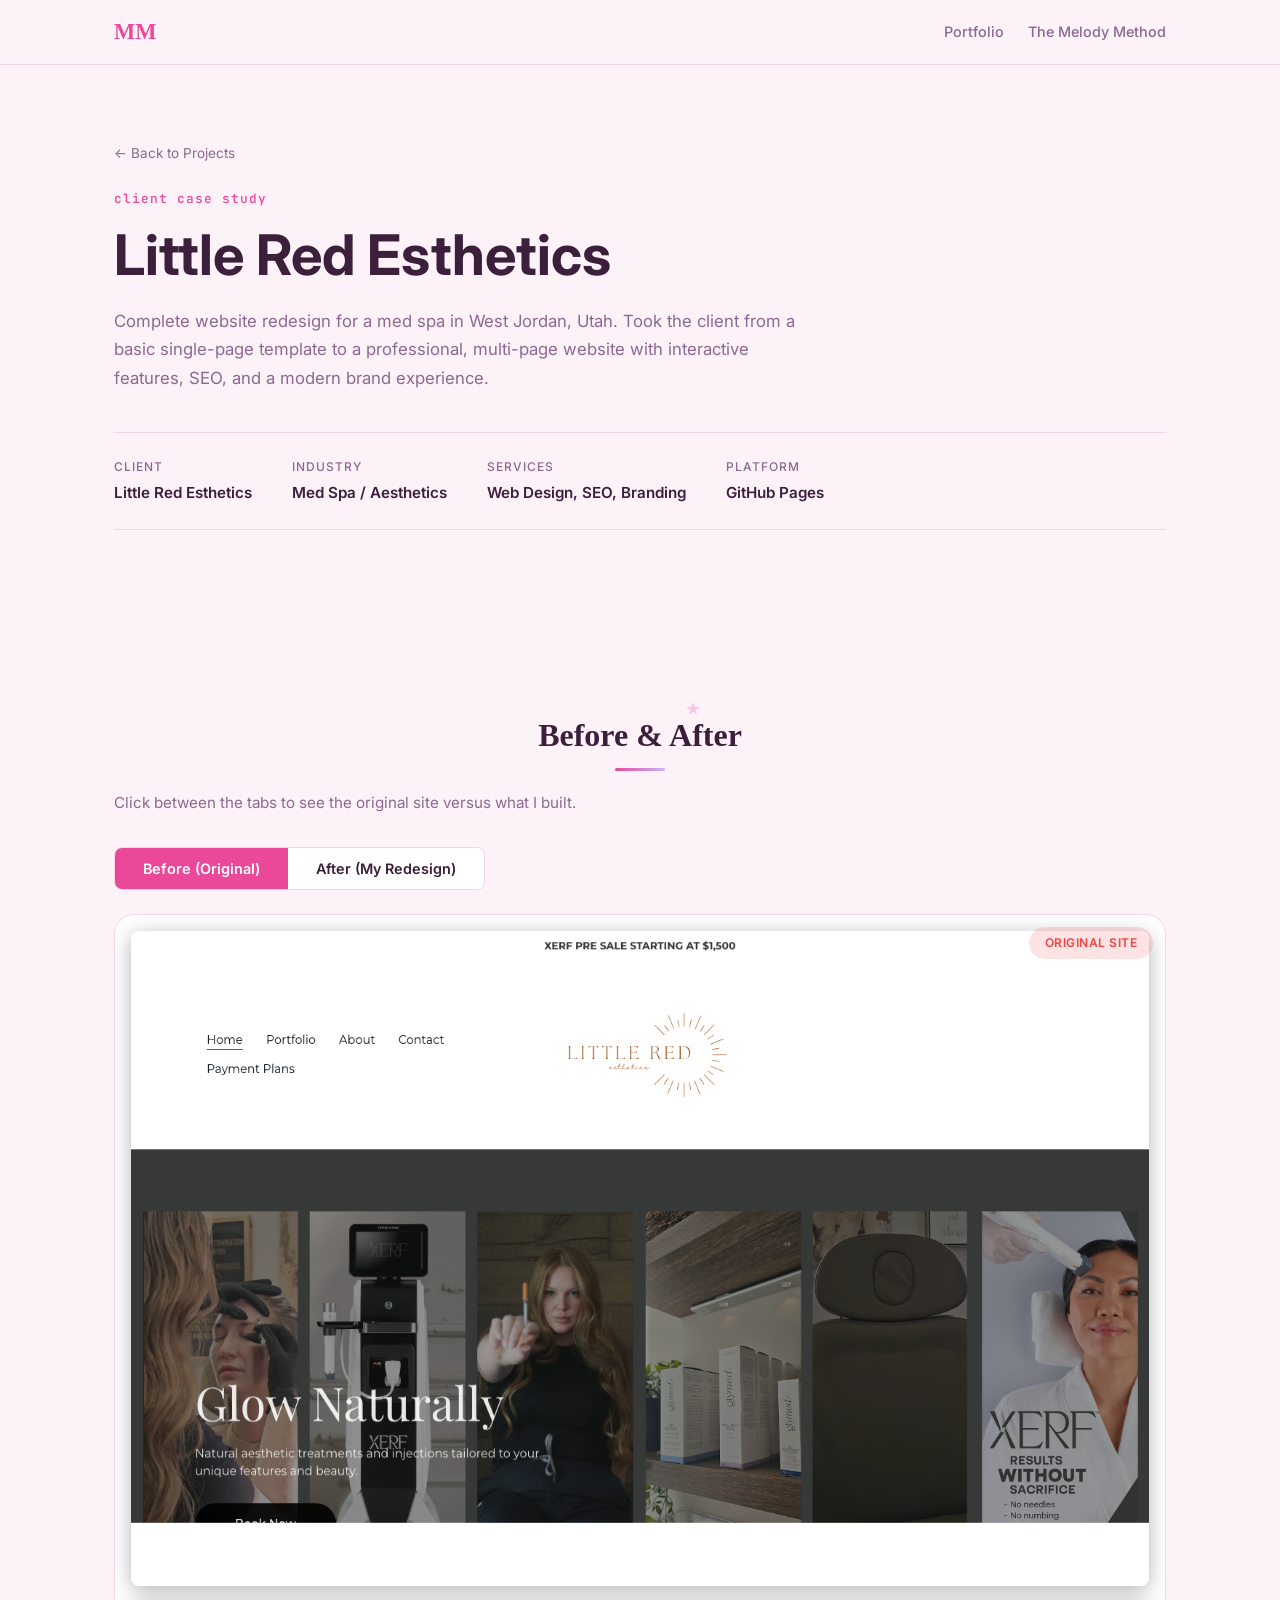
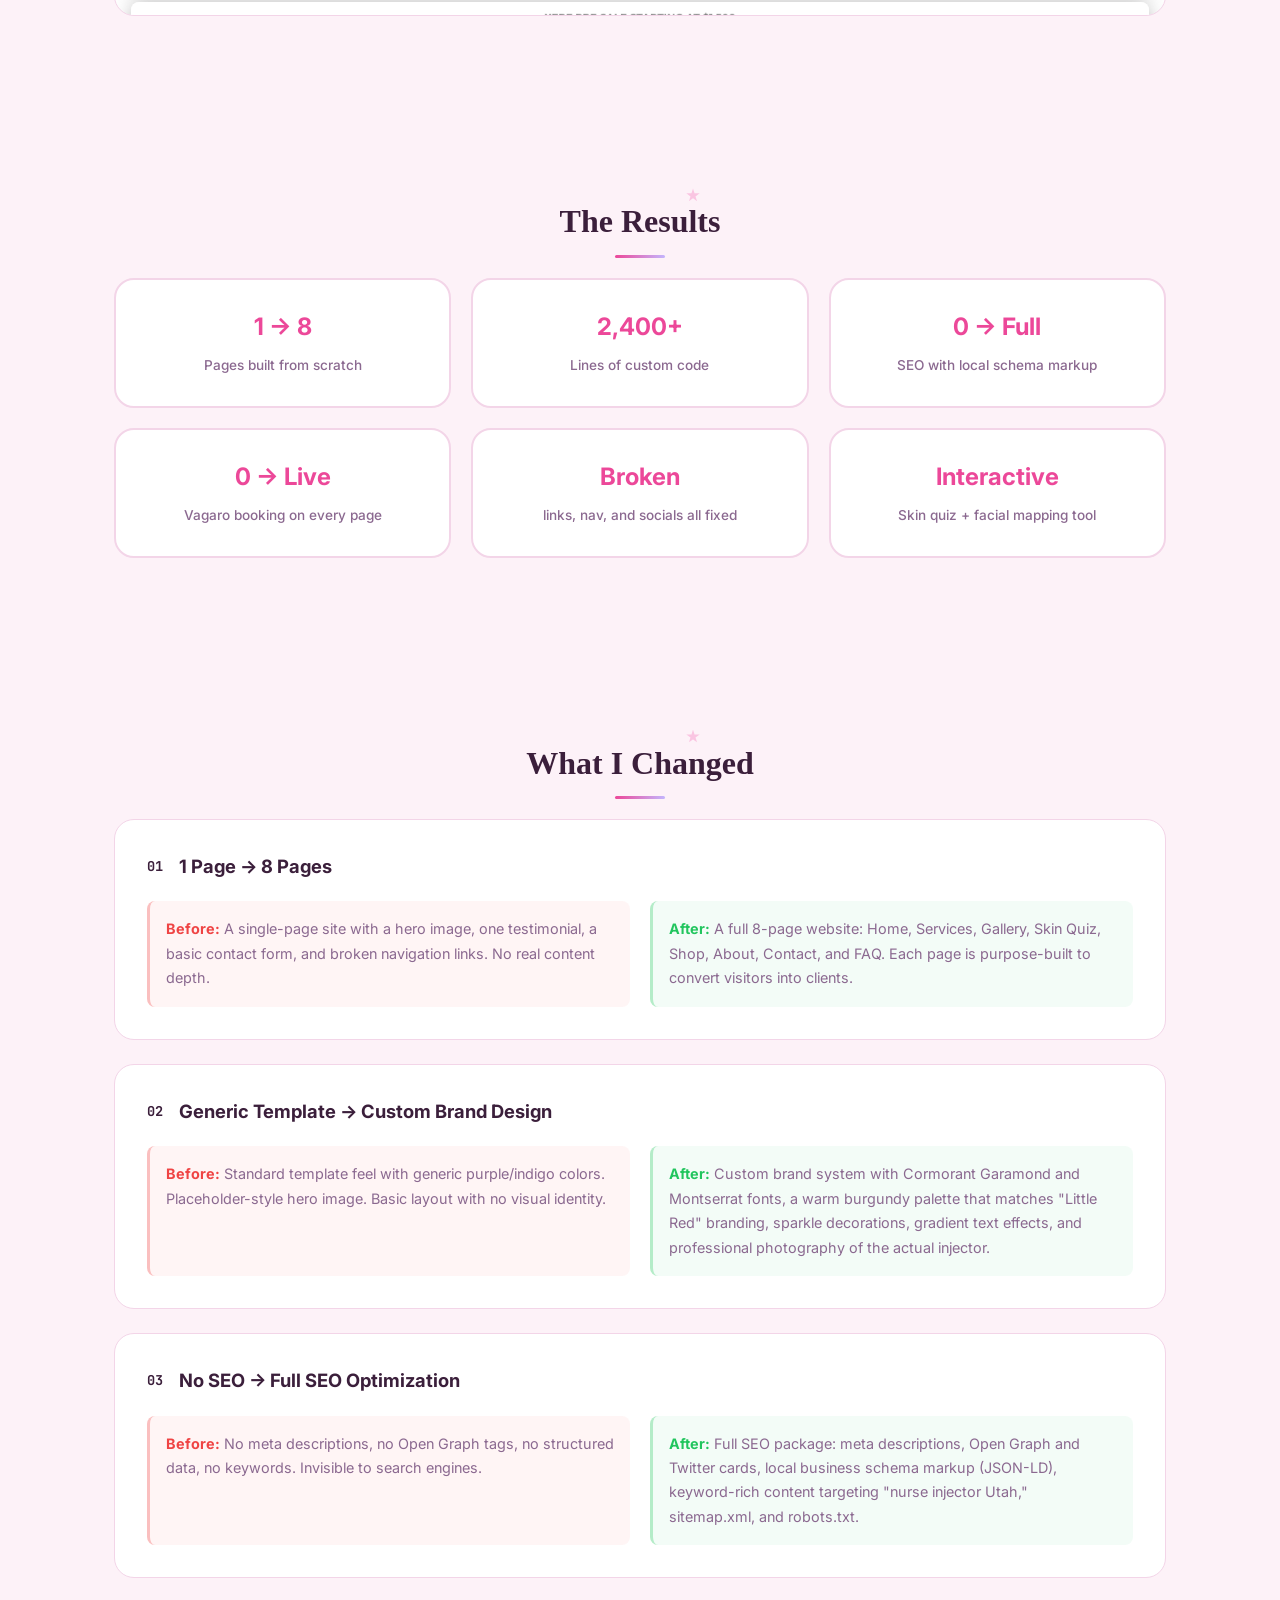
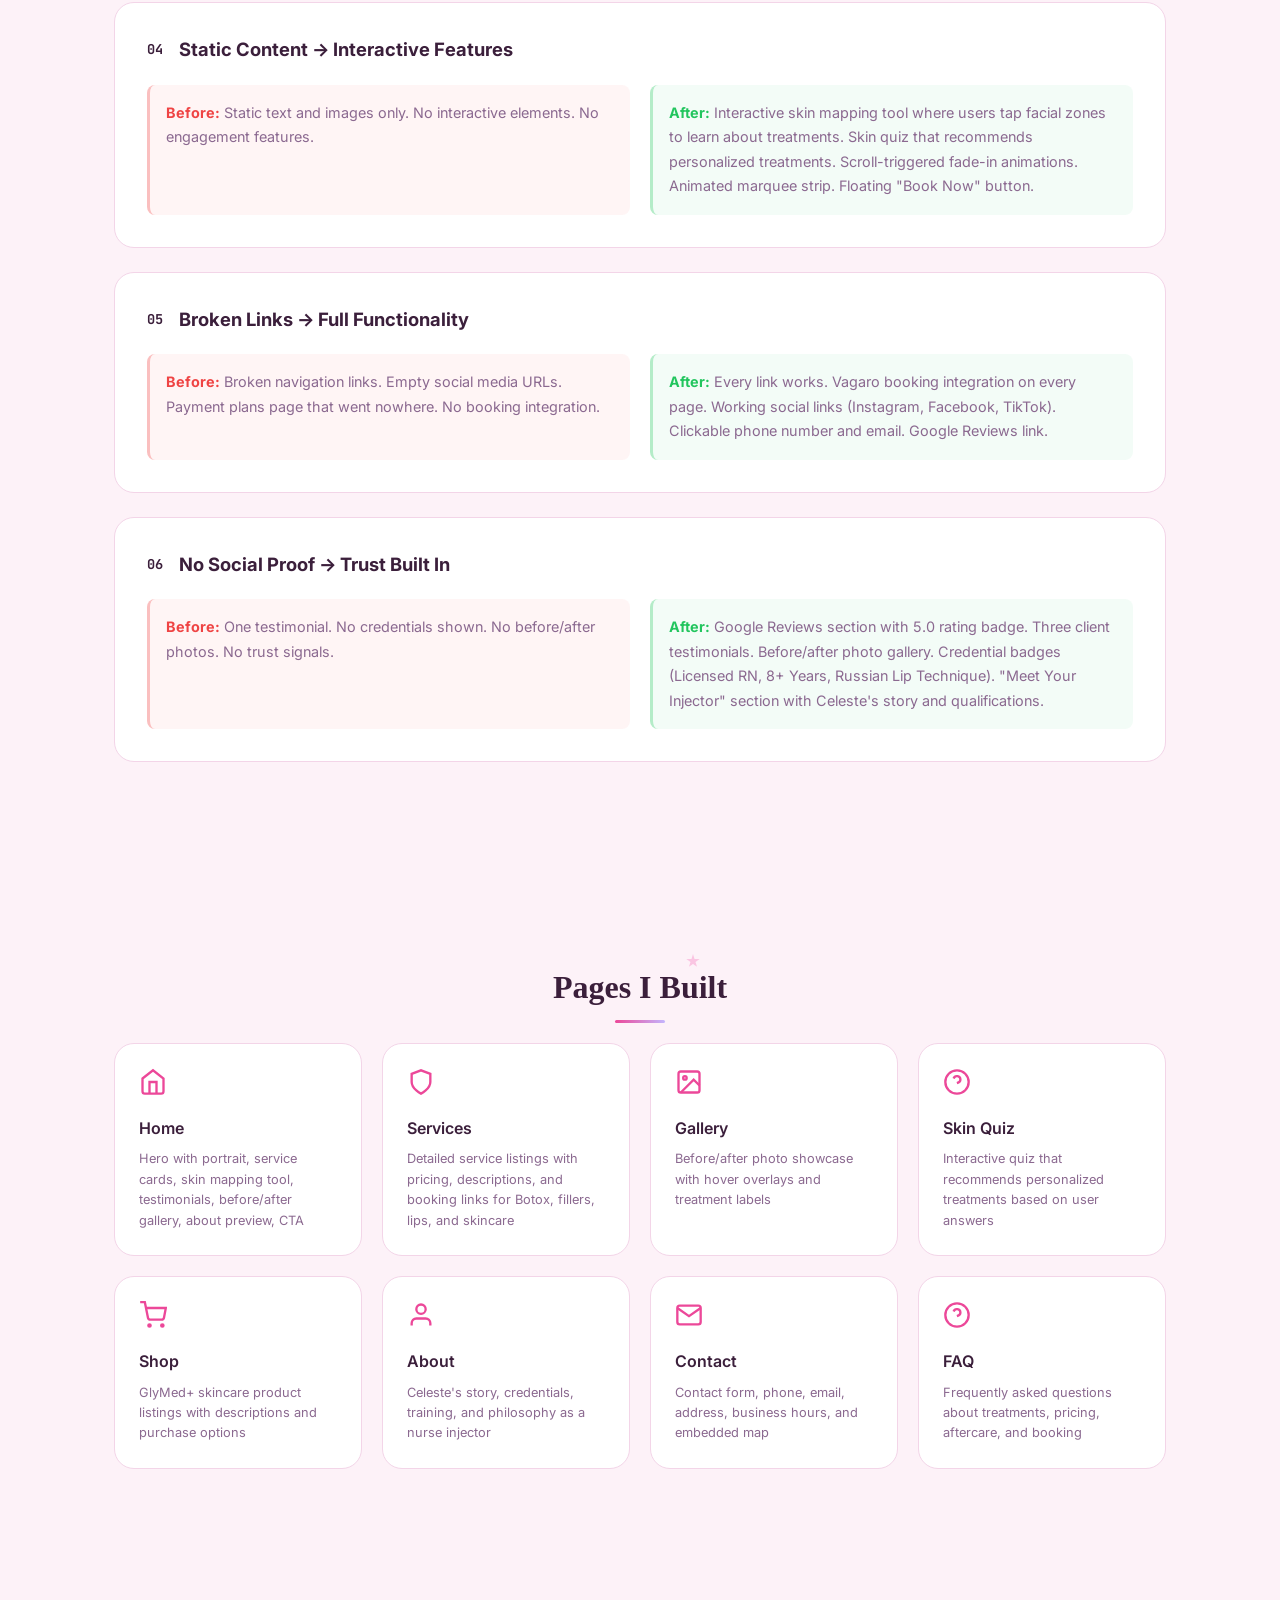
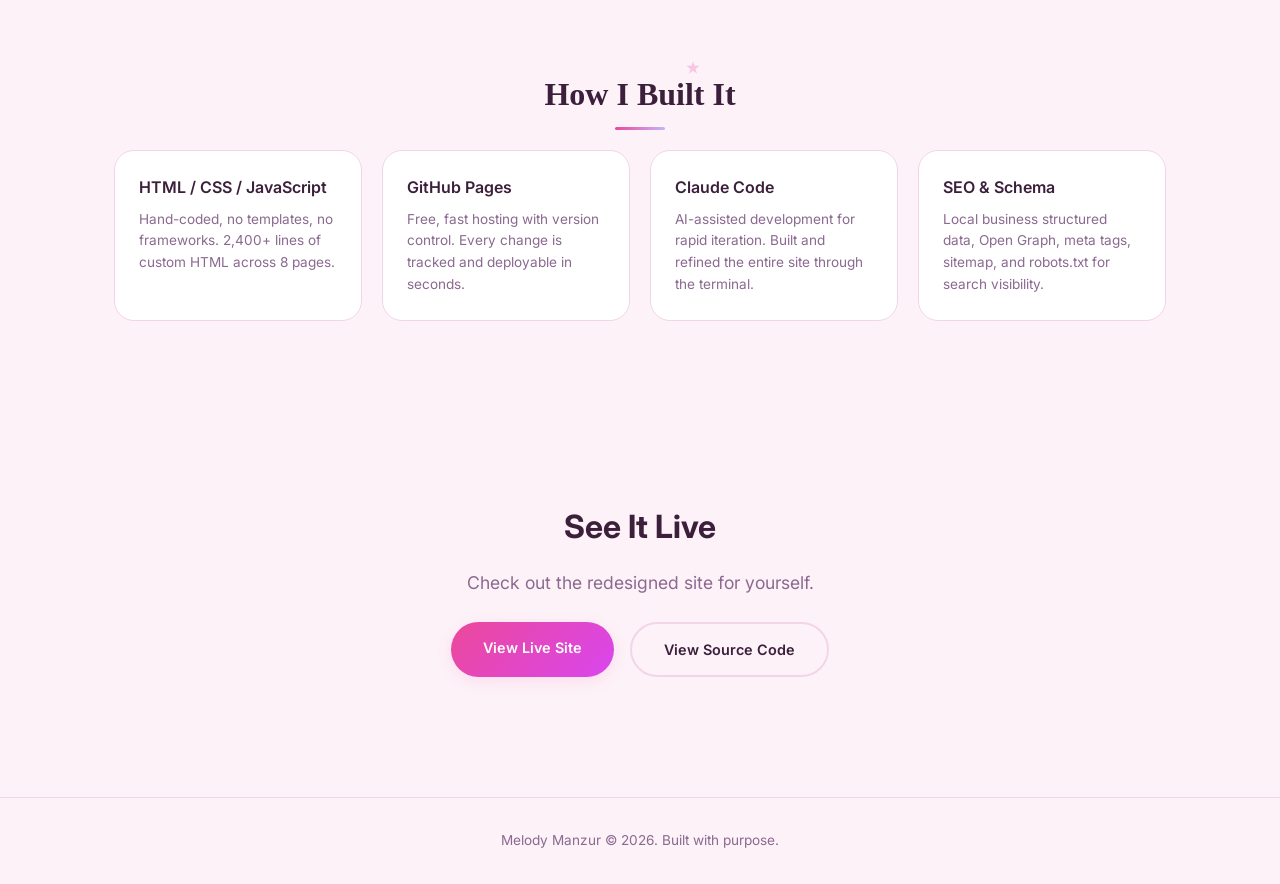
<file: case-study-lre.html>
<!DOCTYPE html>
<html lang="en">
<head>
    <meta charset="UTF-8">
    <meta name="viewport" content="width=device-width, initial-scale=1.0">
    <title>Case Study: Little Red Esthetics | Melody Manzur</title>
    <meta name="description" content="How I redesigned Little Red Esthetics from a basic template to a full-featured med spa website with 8 pages, interactive features, and SEO optimization.">
    <link rel="preconnect" href="https://fonts.googleapis.com">
    <link rel="preconnect" href="https://fonts.gstatic.com" crossorigin>
    <link href="https://fonts.googleapis.com/css2?family=Inter:wght@300;400;500;600;700&family=JetBrains+Mono:wght@400;500&display=swap" rel="stylesheet">
    <link rel="icon" href="data:image/svg+xml,<svg xmlns='http://www.w3.org/2000/svg' viewBox='0 0 100 100'><path d='M50 5l12 33 33 12-33 12-12 33-12-33-33-12 33-12z' fill='%23ec4899'/></svg>">
    <link rel="stylesheet" href="style.css?v=20260425">
    <link rel="stylesheet" href="case-study.css">
</head>
<body>
    <nav class="nav">
        <div class="nav-container">
            <a href="index.html" class="nav-logo">MM</a>
            <ul class="nav-links">
                <li><a href="index.html">Portfolio</a></li>
                <li><a href="ai-academy.html">The Melody Method</a></li>
            </ul>
            <button class="nav-toggle" aria-label="Toggle menu">
                <span></span>
                <span></span>
                <span></span>
            </button>
        </div>
    </nav>

    <section class="case-hero">
        <div class="container">
            <a href="index.html#projects" class="back-link">&larr; Back to Projects</a>
            <p class="hero-tag">Client Case Study</p>
            <h1 class="case-title">Little Red Esthetics</h1>
            <p class="case-subtitle">Complete website redesign for a med spa in West Jordan, Utah. Took the client from a basic single-page template to a professional, multi-page website with interactive features, SEO, and a modern brand experience.</p>
            <div class="case-meta">
                <div class="meta-item">
                    <span class="meta-label">Client</span>
                    <span class="meta-value">Little Red Esthetics</span>
                </div>
                <div class="meta-item">
                    <span class="meta-label">Industry</span>
                    <span class="meta-value">Med Spa / Aesthetics</span>
                </div>
                <div class="meta-item">
                    <span class="meta-label">Services</span>
                    <span class="meta-value">Web Design, SEO, Branding</span>
                </div>
                <div class="meta-item">
                    <span class="meta-label">Platform</span>
                    <span class="meta-value">GitHub Pages</span>
                </div>
            </div>
        </div>
    </section>

    <!-- Before / After Comparison -->
    <section class="comparison">
        <div class="container">
            <h2 class="section-title">Before & After</h2>
            <p class="comparison-intro">Click between the tabs to see the original site versus what I built.</p>

            <div class="comparison-tabs">
                <button class="tab-btn active" data-tab="before">Before (Original)</button>
                <button class="tab-btn" data-tab="after">After (My Redesign)</button>
            </div>

            <div class="comparison-frames">
                <div class="frame-container active" id="before">
                    <div class="frame-label before-label">Original Site</div>
                    <div class="screenshot-scroll">
                        <img src="images/before-hero.png" alt="Original Little Red Esthetics website - hero section" class="screenshot-img">
                        <img src="images/before-full.png" alt="Original Little Red Esthetics website - full page" class="screenshot-img">
                    </div>
                </div>
                <div class="frame-container" id="after">
                    <div class="frame-label after-label">Live Site</div>
                    <iframe src="https://memanzur.github.io/Little-Red-Esthetics-Website/" title="Redesigned Little Red Esthetics website - live"></iframe>
                </div>
            </div>
        </div>
    </section>

    <!-- Results -->
    <section class="results">
        <div class="container">
            <h2 class="section-title">The Results</h2>
            <div class="results-grid">
                <div class="result-card">
                    <span class="result-number">1 &rarr; 8</span>
                    <span class="result-label">Pages built from scratch</span>
                </div>
                <div class="result-card">
                    <span class="result-number">2,400+</span>
                    <span class="result-label">Lines of custom code</span>
                </div>
                <div class="result-card">
                    <span class="result-number">0 &rarr; Full</span>
                    <span class="result-label">SEO with local schema markup</span>
                </div>
                <div class="result-card">
                    <span class="result-number">0 &rarr; Live</span>
                    <span class="result-label">Vagaro booking on every page</span>
                </div>
                <div class="result-card">
                    <span class="result-number">Broken</span>
                    <span class="result-label">links, nav, and socials all fixed</span>
                </div>
                <div class="result-card">
                    <span class="result-number">Interactive</span>
                    <span class="result-label">Skin quiz + facial mapping tool</span>
                </div>
            </div>
        </div>
    </section>

    <!-- What Changed -->
    <section class="changes">
        <div class="container">
            <h2 class="section-title">What I Changed</h2>

            <div class="change-grid">
                <div class="change-card">
                    <div class="change-header">
                        <span class="change-number">01</span>
                        <h3>1 Page &rarr; 8 Pages</h3>
                    </div>
                    <div class="change-detail">
                        <div class="change-before">
                            <strong>Before:</strong> A single-page site with a hero image, one testimonial, a basic contact form, and broken navigation links. No real content depth.
                        </div>
                        <div class="change-after">
                            <strong>After:</strong> A full 8-page website: Home, Services, Gallery, Skin Quiz, Shop, About, Contact, and FAQ. Each page is purpose-built to convert visitors into clients.
                        </div>
                    </div>
                </div>

                <div class="change-card">
                    <div class="change-header">
                        <span class="change-number">02</span>
                        <h3>Generic Template &rarr; Custom Brand Design</h3>
                    </div>
                    <div class="change-detail">
                        <div class="change-before">
                            <strong>Before:</strong> Standard template feel with generic purple/indigo colors. Placeholder-style hero image. Basic layout with no visual identity.
                        </div>
                        <div class="change-after">
                            <strong>After:</strong> Custom brand system with Cormorant Garamond and Montserrat fonts, a warm burgundy palette that matches "Little Red" branding, sparkle decorations, gradient text effects, and professional photography of the actual injector.
                        </div>
                    </div>
                </div>

                <div class="change-card">
                    <div class="change-header">
                        <span class="change-number">03</span>
                        <h3>No SEO &rarr; Full SEO Optimization</h3>
                    </div>
                    <div class="change-detail">
                        <div class="change-before">
                            <strong>Before:</strong> No meta descriptions, no Open Graph tags, no structured data, no keywords. Invisible to search engines.
                        </div>
                        <div class="change-after">
                            <strong>After:</strong> Full SEO package: meta descriptions, Open Graph and Twitter cards, local business schema markup (JSON-LD), keyword-rich content targeting "nurse injector Utah," sitemap.xml, and robots.txt.
                        </div>
                    </div>
                </div>

                <div class="change-card">
                    <div class="change-header">
                        <span class="change-number">04</span>
                        <h3>Static Content &rarr; Interactive Features</h3>
                    </div>
                    <div class="change-detail">
                        <div class="change-before">
                            <strong>Before:</strong> Static text and images only. No interactive elements. No engagement features.
                        </div>
                        <div class="change-after">
                            <strong>After:</strong> Interactive skin mapping tool where users tap facial zones to learn about treatments. Skin quiz that recommends personalized treatments. Scroll-triggered fade-in animations. Animated marquee strip. Floating "Book Now" button.
                        </div>
                    </div>
                </div>

                <div class="change-card">
                    <div class="change-header">
                        <span class="change-number">05</span>
                        <h3>Broken Links &rarr; Full Functionality</h3>
                    </div>
                    <div class="change-detail">
                        <div class="change-before">
                            <strong>Before:</strong> Broken navigation links. Empty social media URLs. Payment plans page that went nowhere. No booking integration.
                        </div>
                        <div class="change-after">
                            <strong>After:</strong> Every link works. Vagaro booking integration on every page. Working social links (Instagram, Facebook, TikTok). Clickable phone number and email. Google Reviews link.
                        </div>
                    </div>
                </div>

                <div class="change-card">
                    <div class="change-header">
                        <span class="change-number">06</span>
                        <h3>No Social Proof &rarr; Trust Built In</h3>
                    </div>
                    <div class="change-detail">
                        <div class="change-before">
                            <strong>Before:</strong> One testimonial. No credentials shown. No before/after photos. No trust signals.
                        </div>
                        <div class="change-after">
                            <strong>After:</strong> Google Reviews section with 5.0 rating badge. Three client testimonials. Before/after photo gallery. Credential badges (Licensed RN, 8+ Years, Russian Lip Technique). "Meet Your Injector" section with Celeste's story and qualifications.
                        </div>
                    </div>
                </div>
            </div>
        </div>
    </section>

    <!-- Pages Built -->
    <section class="pages-built">
        <div class="container">
            <h2 class="section-title">Pages I Built</h2>
            <div class="pages-grid">
                <div class="page-card">
                    <span class="page-icon" aria-hidden="true"><svg viewBox="0 0 24 24" width="28" height="28" fill="none" stroke="currentColor" stroke-width="2"><path d="M3 9l9-7 9 7v11a2 2 0 0 1-2 2H5a2 2 0 0 1-2-2z"/><polyline points="9 22 9 12 15 12 15 22"/></svg></span>
                    <h4>Home</h4>
                    <p>Hero with portrait, service cards, skin mapping tool, testimonials, before/after gallery, about preview, CTA</p>
                </div>
                <div class="page-card">
                    <span class="page-icon" aria-hidden="true"><svg viewBox="0 0 24 24" width="28" height="28" fill="none" stroke="currentColor" stroke-width="2"><path d="M12 22s8-4 8-10V5l-8-3-8 3v7c0 6 8 10 8 10z"/></svg></span>
                    <h4>Services</h4>
                    <p>Detailed service listings with pricing, descriptions, and booking links for Botox, fillers, lips, and skincare</p>
                </div>
                <div class="page-card">
                    <span class="page-icon" aria-hidden="true"><svg viewBox="0 0 24 24" width="28" height="28" fill="none" stroke="currentColor" stroke-width="2"><rect x="3" y="3" width="18" height="18" rx="2"/><circle cx="8.5" cy="8.5" r="1.5"/><polyline points="21 15 16 10 5 21"/></svg></span>
                    <h4>Gallery</h4>
                    <p>Before/after photo showcase with hover overlays and treatment labels</p>
                </div>
                <div class="page-card">
                    <span class="page-icon" aria-hidden="true"><svg viewBox="0 0 24 24" width="28" height="28" fill="none" stroke="currentColor" stroke-width="2"><circle cx="12" cy="12" r="10"/><path d="M9.09 9a3 3 0 0 1 5.83 1c0 2-3 3-3 3"/><line x1="12" y1="17" x2="12.01" y2="17"/></svg></span>
                    <h4>Skin Quiz</h4>
                    <p>Interactive quiz that recommends personalized treatments based on user answers</p>
                </div>
                <div class="page-card">
                    <span class="page-icon" aria-hidden="true"><svg viewBox="0 0 24 24" width="28" height="28" fill="none" stroke="currentColor" stroke-width="2"><circle cx="9" cy="21" r="1"/><circle cx="20" cy="21" r="1"/><path d="M1 1h4l2.68 13.39a2 2 0 0 0 2 1.61h9.72a2 2 0 0 0 2-1.61L23 6H6"/></svg></span>
                    <h4>Shop</h4>
                    <p>GlyMed+ skincare product listings with descriptions and purchase options</p>
                </div>
                <div class="page-card">
                    <span class="page-icon" aria-hidden="true"><svg viewBox="0 0 24 24" width="28" height="28" fill="none" stroke="currentColor" stroke-width="2"><path d="M20 21v-2a4 4 0 0 0-4-4H8a4 4 0 0 0-4 4v2"/><circle cx="12" cy="7" r="4"/></svg></span>
                    <h4>About</h4>
                    <p>Celeste's story, credentials, training, and philosophy as a nurse injector</p>
                </div>
                <div class="page-card">
                    <span class="page-icon" aria-hidden="true"><svg viewBox="0 0 24 24" width="28" height="28" fill="none" stroke="currentColor" stroke-width="2"><path d="M4 4h16c1.1 0 2 .9 2 2v12c0 1.1-.9 2-2 2H4c-1.1 0-2-.9-2-2V6c0-1.1.9-2 2-2z"/><polyline points="22,6 12,13 2,6"/></svg></span>
                    <h4>Contact</h4>
                    <p>Contact form, phone, email, address, business hours, and embedded map</p>
                </div>
                <div class="page-card">
                    <span class="page-icon" aria-hidden="true"><svg viewBox="0 0 24 24" width="28" height="28" fill="none" stroke="currentColor" stroke-width="2"><circle cx="12" cy="12" r="10"/><path d="M9.09 9a3 3 0 0 1 5.83 1c0 2-3 3-3 3"/><line x1="12" y1="17" x2="12.01" y2="17"/></svg></span>
                    <h4>FAQ</h4>
                    <p>Frequently asked questions about treatments, pricing, aftercare, and booking</p>
                </div>
            </div>
        </div>
    </section>

    <!-- Tech Stack -->
    <section class="tech-stack">
        <div class="container">
            <h2 class="section-title">How I Built It</h2>
            <div class="tech-grid">
                <div class="tech-item">
                    <h4>HTML / CSS / JavaScript</h4>
                    <p>Hand-coded, no templates, no frameworks. 2,400+ lines of custom HTML across 8 pages.</p>
                </div>
                <div class="tech-item">
                    <h4>GitHub Pages</h4>
                    <p>Free, fast hosting with version control. Every change is tracked and deployable in seconds.</p>
                </div>
                <div class="tech-item">
                    <h4>Claude Code</h4>
                    <p>AI-assisted development for rapid iteration. Built and refined the entire site through the terminal.</p>
                </div>
                <div class="tech-item">
                    <h4>SEO & Schema</h4>
                    <p>Local business structured data, Open Graph, meta tags, sitemap, and robots.txt for search visibility.</p>
                </div>
            </div>
        </div>
    </section>

    <!-- CTA -->
    <section class="case-cta">
        <div class="container" style="text-align: center;">
            <h2>See It Live</h2>
            <p class="contact-text">Check out the redesigned site for yourself.</p>
            <div class="contact-links">
                <a href="https://memanzur.github.io/Little-Red-Esthetics-Website/" target="_blank" class="btn btn-primary">View Live Site</a>
                <a href="https://github.com/Memanzur/Little-Red-Esthetics-Website" target="_blank" class="btn btn-outline">View Source Code</a>
            </div>
        </div>
    </section>

    <footer class="footer">
        <div class="container">
            <p>Melody Manzur &copy; 2026. Built with purpose.</p>
        </div>
    </footer>

    <script src="script.js"></script>
    <script>
        // Tab switching for before/after
        document.querySelectorAll('.tab-btn').forEach(btn => {
            btn.addEventListener('click', () => {
                document.querySelectorAll('.tab-btn').forEach(b => b.classList.remove('active'));
                document.querySelectorAll('.frame-container').forEach(f => f.classList.remove('active'));
                btn.classList.add('active');
                document.getElementById(btn.dataset.tab).classList.add('active');
            });
        });
    </script>
</body>
</html>
</file>
<file: style.css>
/* ==========================================
   Melody Manzur Portfolio - Whimsical Vibe Coder
   ========================================== */

:root {
    --bg: #fdf2f8;
    --bg-soft: #fce7f3;
    --bg-card: #ffffff;
    --text: #3b1f3b;
    --text-muted: #8b6990;
    --pink: #ec4899;
    --pink-light: #f9a8d4;
    --pink-soft: #fce4ec;
    --lavender: #c4b5fd;
    --lilac: #e9d5ff;
    --peach: #fecdd3;
    --border: #f3d5e8;
    --glow: rgba(236, 72, 153, 0.12);
    --radius: 20px;
    --font: 'Inter', -apple-system, sans-serif;
    --display: 'Playfair Display', Georgia, serif;
    --mono: 'JetBrains Mono', monospace;
}

* {
    margin: 0;
    padding: 0;
    box-sizing: border-box;
}

html {
    scroll-behavior: smooth;
}

body {
    font-family: var(--font);
    background: var(--bg);
    color: var(--text);
    line-height: 1.6;
    -webkit-font-smoothing: antialiased;
    overflow-x: hidden;
}

.container {
    max-width: 1100px;
    margin: 0 auto;
    padding: 0 24px;
}

/* ==========================================
   Floating Sparkles & Blobs
   ========================================== */

.sparkles {
    position: fixed;
    inset: 0;
    pointer-events: none;
    z-index: 0;
}

.sparkle {
    position: absolute;
    color: var(--pink-light);
    filter: drop-shadow(0 0 4px currentColor);
    animation: float 6s ease-in-out infinite, twinkle 3s ease-in-out infinite;
}

.s1  { width: 28px; top: 8%;  left: 6%;  animation-delay: 0s;   opacity: 0.5; }
.s2  { width: 22px; top: 20%; right: 10%; animation-delay: 1s;  color: var(--lavender); opacity: 0.45; }
.s3  { width: 32px; top: 42%; left: 4%;  animation-delay: 2s;   color: var(--lavender); opacity: 0.35; }
.s4  { width: 18px; top: 58%; right: 6%; animation-delay: 0.5s; opacity: 0.5; }
.s5  { width: 24px; top: 78%; left: 12%; animation-delay: 3s;   color: var(--lavender); opacity: 0.4; }
.s6  { width: 16px; top: 12%; left: 42%; animation-delay: 1.5s; opacity: 0.45; }
.s7  { width: 20px; top: 68%; right: 18%; animation-delay: 2.5s; color: var(--lavender); opacity: 0.4; }
.s8  { width: 26px; top: 32%; right: 25%; animation-delay: 4s;  opacity: 0.35; }
.s9  { width: 14px; top: 90%; left: 40%; animation-delay: 1.8s; color: var(--lavender); opacity: 0.4; }
.s10 { width: 20px; top: 5%;  right: 35%; animation-delay: 3.5s; opacity: 0.3; }

/* Blobs hidden - decorative noise */
.blob {
    display: none;
}

@keyframes float {
    0%, 100% { transform: translateY(0) rotate(0deg); }
    50% { transform: translateY(-25px) rotate(15deg); }
}

@keyframes twinkle {
    0%, 100% { opacity: var(--tw-start, 0.4); }
    50% { opacity: var(--tw-end, 0.7); }
}


/* ==========================================
   Section Dividers
   ========================================== */

.section-divider {
    height: 1px;
    background: linear-gradient(90deg, transparent, var(--pink-light), transparent);
    opacity: 0.4;
    position: relative;
    z-index: 1;
    max-width: 600px;
    margin: 0 auto;
}

.section-divider.flip {
    background: linear-gradient(90deg, transparent, var(--lavender), transparent);
    opacity: 0.3;
}

/* ==========================================
   Navigation
   ========================================== */

.nav {
    position: fixed;
    top: 0;
    left: 0;
    right: 0;
    z-index: 100;
    background: rgba(253, 242, 248, 0.8);
    backdrop-filter: blur(20px);
    border-bottom: 1px solid var(--border);
}

.nav-container {
    max-width: 1100px;
    margin: 0 auto;
    padding: 0 24px;
    display: flex;
    align-items: center;
    justify-content: space-between;
    height: 64px;
}

.nav-logo {
    font-weight: 700;
    font-size: 1.4rem;
    color: var(--pink);
    text-decoration: none;
    font-family: 'Dancing Script', cursive;
}

.nav-links {
    display: flex;
    list-style: none;
    gap: 24px;
    align-items: center;
}

.nav-links a {
    color: var(--text-muted);
    text-decoration: none;
    font-size: 0.9rem;
    font-weight: 500;
    transition: color 0.2s;
    padding: 12px 0;
}

.nav-links a:hover {
    color: var(--pink);
}

.nav-cta {
    background: linear-gradient(135deg, var(--pink), #d946ef);
    color: #fff !important;
    padding: 10px 28px;
    border-radius: 50px;
    font-size: 0.88rem;
    transition: transform 0.2s, box-shadow 0.2s !important;
}

.nav-cta:hover {
    transform: translateY(-2px) !important;
    box-shadow: 0 6px 20px var(--glow) !important;
    background: linear-gradient(135deg, var(--pink), #d946ef) !important;
}

.nav-divider, .nav-label {
    display: none;
}

.nav-toggle {
    display: none;
    flex-direction: column;
    gap: 5px;
    background: none;
    border: none;
    cursor: pointer;
    padding: 4px;
}

.nav-toggle span {
    width: 24px;
    height: 2px;
    background: var(--text);
    border-radius: 2px;
    transition: 0.3s;
}

/* ==========================================
   Hero
   ========================================== */

.hero {
    display: flex;
    align-items: center;
    justify-content: center;
    gap: 40px;
    max-width: 1100px;
    margin: 0 auto;
    padding: 100px 24px 20px;
    position: relative;
    z-index: 1;
}

.hero-content {
    flex: 1;
}

.hero-tag {
    color: var(--pink);
    font-family: var(--mono);
    font-size: 0.8rem;
    font-weight: 500;
    margin-bottom: 16px;
    letter-spacing: 1px;
    text-transform: lowercase;
}

.hero-title {
    font-size: clamp(2.2rem, 5vw, 4rem);
    font-weight: 700;
    line-height: 1.2;
    padding-bottom: 6px;
    margin-bottom: 16px;
    font-family: var(--display);
    background: linear-gradient(135deg, var(--pink) 0%, #d946ef 50%, var(--pink) 100%);
    -webkit-background-clip: text;
    -webkit-text-fill-color: transparent;
    background-clip: text;
}

.hero-subtitle {
    color: var(--text);
    font-size: 1.05rem;
    line-height: 1.8;
    max-width: 500px;
    margin-bottom: 32px;
    opacity: 0.75;
}

.hero-actions {
    display: flex;
    gap: 16px;
    flex-wrap: wrap;
}

.btn {
    display: inline-block;
    padding: 14px 32px;
    border-radius: 50px;
    font-weight: 600;
    font-size: 0.9rem;
    text-decoration: none;
    transition: transform 0.3s, box-shadow 0.3s, border-color 0.3s, color 0.3s, background 0.3s;
    cursor: pointer;
}

.btn-primary {
    background: linear-gradient(135deg, var(--pink), #d946ef);
    color: #fff;
    box-shadow: 0 4px 15px var(--glow);
}

.btn-primary:hover {
    transform: translateY(-3px);
    box-shadow: 0 8px 30px rgba(236, 72, 153, 0.25);
}

.btn-outline {
    border: 2px solid var(--border);
    color: var(--text);
    background: transparent;
}

.btn-outline:hover {
    border-color: var(--pink-light);
    color: var(--pink);
    transform: translateY(-3px);
    background: rgba(252, 231, 243, 0.5);
}

/* Hero Photo */

.hero-visual {
    flex: 1;
    max-width: 420px;
    display: flex;
    flex-direction: column;
    gap: 24px;
}

.hero-photo-wrapper {
    width: 220px;
    height: 220px;
    border-radius: 50%;
    overflow: hidden;
    border: 4px solid var(--pink-light);
    box-shadow: 0 12px 40px var(--glow), 0 0 0 8px rgba(249, 168, 212, 0.1);
    margin: 0 auto;
}

.hero-photo {
    width: 100%;
    height: 100%;
    object-fit: cover;
    object-position: center 75%;
}


/* ==========================================
   Sections shared
   ========================================== */

.section-title {
    font-size: 2rem;
    font-weight: 700;
    margin-bottom: 30px;
    position: relative;
    display: block;
    text-align: center;
    font-family: var(--display);
}

.section-title::after {
    content: '';
    position: absolute;
    bottom: -10px;
    left: 50%;
    transform: translateX(-50%);
    width: 50px;
    height: 3px;
    background: linear-gradient(90deg, var(--pink), var(--lavender));
    border-radius: 3px;
}

.section-title::before {
    content: '';
    position: absolute;
    top: -8px;
    right: calc(50% - 60px);
    width: 14px;
    height: 14px;
    background: var(--pink-light);
    clip-path: polygon(50% 0%, 61% 35%, 98% 35%, 68% 57%, 79% 91%, 50% 70%, 21% 91%, 32% 57%, 2% 35%, 39% 35%);
    opacity: 0.6;
}

/* ==========================================
   Scroll animations (CSS-only with fallback)
   ========================================== */


/* ==========================================
   About
   ========================================== */

.about {
    padding: 30px 0 40px;
    position: relative;
    z-index: 1;
}

.about-grid {
    display: grid;
    grid-template-columns: 1fr 1fr;
    gap: 36px;
    align-items: start;
}

.about-text p {
    color: var(--text-muted);
    margin-bottom: 16px;
    font-size: 1rem;
    line-height: 1.8;
}

.about-text strong {
    color: var(--text);
}

.about-stats {
    display: grid;
    grid-template-columns: 1fr 1fr;
    gap: 16px;
}

.stat-card {
    background: var(--bg-card);
    border: 2px solid var(--border);
    border-radius: var(--radius);
    padding: 24px;
    text-align: center;
    transition: transform 0.3s, box-shadow 0.3s, border-color 0.3s;
    position: relative;
    overflow: hidden;
    box-shadow: 0 2px 12px rgba(236, 72, 153, 0.06);
}

.stat-card::before {
    content: '';
    position: absolute;
    top: -6px;
    right: -6px;
    width: 12px;
    height: 12px;
    background: var(--lavender);
    clip-path: polygon(50% 0%, 61% 35%, 98% 35%, 68% 57%, 79% 91%, 50% 70%, 21% 91%, 32% 57%, 2% 35%, 39% 35%);
    opacity: 0;
    transition: opacity 0.3s;
}

.stat-card:hover {
    border-color: var(--pink-light);
    transform: translateY(-6px);
    box-shadow: 0 12px 30px var(--glow);
}

.stat-card:hover::before {
    opacity: 0.6;
}

.stat-number {
    display: block;
    font-size: 1.4rem;
    font-weight: 700;
    color: var(--pink);
    margin-bottom: 4px;
    font-family: var(--display);
}

.stat-label {
    font-size: 0.8rem;
    color: var(--text-muted);
    font-weight: 500;
}

/* ==========================================
   Projects
   ========================================== */

.projects {
    padding: 40px 0;
    position: relative;
    z-index: 1;
}

.projects-grid {
    display: grid;
    grid-template-columns: repeat(2, 1fr);
    gap: 24px;
}

.project-card {
    background: var(--bg-card);
    border: 2px solid var(--border);
    border-radius: var(--radius);
    display: grid;
    grid-template-columns: 1fr 1fr;
    overflow: hidden;
    transition: transform 0.3s, box-shadow 0.3s, border-color 0.3s;
    position: relative;
    box-shadow: 0 4px 20px rgba(236, 72, 153, 0.08);
}

.project-card:hover {
    border-color: var(--pink-light);
    transform: translateY(-4px);
    box-shadow: 0 12px 30px var(--glow);
}

.project-card.featured {
    border-color: var(--pink-light);
    grid-column: 1 / -1;
}

.project-card:not(.featured) {
    grid-template-columns: 1fr;
}

.project-card:not(.featured) .project-preview {
    max-height: 180px;
}

.project-preview {
    overflow: hidden;
    max-height: 300px;
    background: var(--bg-soft);
}

.project-preview img {
    width: 100%;
    height: 100%;
    object-fit: cover;
    object-position: top;
    transition: transform 0.4s;
}

.project-card:hover .project-preview img {
    transform: scale(1.03);
}

.project-info {
    padding: 28px;
    display: flex;
    flex-direction: column;
    justify-content: center;
}

.project-badge {
    position: absolute;
    top: 16px;
    left: 16px;
    background: linear-gradient(135deg, var(--pink), #d946ef);
    color: #fff;
    font-size: 0.7rem;
    font-weight: 600;
    padding: 4px 14px;
    border-radius: 50px;
    text-transform: uppercase;
    letter-spacing: 0.5px;
    z-index: 2;
}

.project-name {
    font-size: 1.4rem;
    font-weight: 700;
    margin-bottom: 4px;
    font-family: var(--display);
}

.project-type {
    color: var(--pink);
    font-size: 0.85rem;
    font-weight: 500;
    margin-bottom: 12px;
}

.project-desc {
    color: var(--text-muted);
    font-size: 0.9rem;
    line-height: 1.7;
    margin-bottom: 16px;
}

.project-tags {
    display: flex;
    flex-wrap: wrap;
    gap: 6px;
    margin-bottom: 16px;
}

.project-tags span {
    background: linear-gradient(135deg, var(--pink-soft), var(--lilac));
    color: var(--pink);
    font-size: 0.73rem;
    padding: 4px 12px;
    border-radius: 50px;
    font-weight: 500;
}

.project-links {
    display: flex;
    gap: 16px;
}

.project-link {
    color: var(--pink);
    font-size: 0.9rem;
    font-weight: 600;
    text-decoration: none;
    transition: color 0.2s;
}

.project-link:hover {
    color: var(--text);
}

/* ==========================================
   CSS Preview Graphics (Blueprint & Assistant)
   ========================================== */

.preview-graphic {
    padding: 24px;
    height: 100%;
    display: flex;
    align-items: center;
    justify-content: center;
}

/* Blueprint preview */
.preview-blueprint {
    background: linear-gradient(135deg, var(--bg-soft), rgba(233, 213, 255, 0.2));
}

.preview-blueprint .preview-graphic {
    gap: 12px;
}

.preview-track {
    flex: 1;
    text-align: center;
}

.preview-track-label {
    font-size: 0.6rem;
    font-weight: 700;
    text-transform: uppercase;
    letter-spacing: 1px;
    color: var(--pink);
    margin-bottom: 10px;
    font-family: var(--mono);
}

.preview-track:nth-child(2) .preview-track-label {
    color: var(--lavender);
}

.preview-track:nth-child(3) .preview-track-label {
    color: #d946ef;
}

.preview-nodes {
    display: flex;
    flex-direction: column;
    gap: 6px;
}

.preview-nodes span {
    display: block;
    height: 22px;
    border-radius: 8px;
    background: var(--bg-card);
    border: 1.5px solid var(--border);
    transition: transform 0.3s;
}

.project-card:hover .preview-nodes span {
    transform: translateY(-1px);
}

.preview-track:nth-child(1) .preview-nodes span:nth-child(1) {
    border-color: var(--pink-light);
    background: rgba(236, 72, 153, 0.06);
}

.preview-track:nth-child(2) .preview-nodes span:nth-child(2) {
    border-color: var(--lavender);
    background: rgba(196, 181, 253, 0.1);
}

.preview-track:nth-child(3) .preview-nodes span:nth-child(1) {
    border-color: #e879f9;
    background: rgba(217, 70, 239, 0.06);
}

/* Assistant preview */
.preview-assistant {
    background: linear-gradient(135deg, var(--bg-soft), rgba(249, 168, 212, 0.15));
}

.preview-chat {
    width: 100%;
    max-width: 200px;
    display: flex;
    flex-direction: column;
    gap: 8px;
}

.preview-bubble {
    height: 20px;
    border-radius: 12px;
}

.preview-bubble.bot {
    width: 75%;
    background: var(--bg-card);
    border: 1.5px solid var(--border);
    border-bottom-left-radius: 4px;
    align-self: flex-start;
}

.preview-bubble.bot.short {
    width: 55%;
}

.preview-bubble.user {
    width: 50%;
    background: linear-gradient(135deg, var(--pink-light), #e879f9);
    border-bottom-right-radius: 4px;
    align-self: flex-end;
    opacity: 0.7;
}

.preview-pills {
    display: flex;
    gap: 5px;
    padding-top: 2px;
}

.preview-pills span {
    height: 16px;
    flex: 1;
    border-radius: 50px;
    border: 1.5px solid var(--pink-light);
    background: var(--bg-card);
}

/* ==========================================
   Skills
   ========================================== */

.skills {
    padding: 40px 0;
    position: relative;
    z-index: 1;
}

.skills-grid {
    display: grid;
    grid-template-columns: repeat(auto-fit, minmax(240px, 1fr));
    gap: 24px;
}

.skill-category {
    background: var(--bg-card);
    border: 2px solid var(--border);
    border-radius: var(--radius);
    padding: 28px;
    transition: transform 0.3s, box-shadow 0.3s, border-color 0.3s;
    position: relative;
    overflow: hidden;
    box-shadow: 0 2px 12px rgba(236, 72, 153, 0.06);
}

.skill-category::before {
    content: '';
    position: absolute;
    top: 0;
    left: 0;
    right: 0;
    height: 3px;
    background: linear-gradient(90deg, var(--pink-light), var(--lavender));
    opacity: 0;
    transition: opacity 0.3s;
}

.skill-category:hover {
    border-color: var(--pink-light);
    box-shadow: 0 8px 24px var(--glow);
    transform: translateY(-4px);
}

.skill-category:hover::before {
    opacity: 1;
}

.skill-category h3 {
    font-size: 1rem;
    font-weight: 600;
    margin-bottom: 16px;
    color: var(--pink);
    font-family: var(--display);
    font-style: italic;
}

.skill-category ul {
    list-style: none;
}

.skill-category li {
    color: var(--text-muted);
    font-size: 0.9rem;
    padding: 7px 0;
    border-bottom: 1px solid var(--border);
}

.skill-category li:last-child {
    border-bottom: none;
}

/* ==========================================
   Services
   ========================================== */

.services {
    padding: 40px 0;
    position: relative;
    z-index: 1;
}

.services-grid {
    display: grid;
    grid-template-columns: repeat(2, 1fr);
    gap: 24px;
}

.service-card {
    background: var(--bg-card);
    border: 2px solid var(--border);
    border-radius: var(--radius);
    padding: 32px;
    transition: transform 0.3s, box-shadow 0.3s, border-color 0.3s;
    position: relative;
    overflow: hidden;
    box-shadow: 0 2px 12px rgba(236, 72, 153, 0.06);
    display: flex;
    flex-direction: column;
}

.service-card:hover {
    border-color: var(--pink-light);
    transform: translateY(-4px);
    box-shadow: 0 12px 30px var(--glow);
}

.service-icon {
    color: var(--pink);
    margin-bottom: 16px;
}

.service-card h3 {
    font-size: 1.1rem;
    font-weight: 700;
    margin-bottom: 10px;
    font-family: var(--display);
}

.service-card p {
    color: var(--text-muted);
    font-size: 0.9rem;
    line-height: 1.7;
    margin-bottom: 20px;
    flex: 1;
}

.service-cta {
    color: var(--pink);
    font-weight: 600;
    font-size: 0.9rem;
    text-decoration: none;
    transition: color 0.2s;
    align-self: flex-start;
}

.service-cta:hover {
    color: var(--text);
}

/* ==========================================
   Contact
   ========================================== */

.contact {
    padding: 40px 0;
    text-align: center;
    position: relative;
    z-index: 1;
}

.contact-text {
    color: var(--text-muted);
    font-size: 1.1rem;
    max-width: 500px;
    margin: 0 auto 24px;
    line-height: 1.7;
}

.contact-direct {
    display: flex;
    gap: 32px;
    justify-content: center;
    flex-wrap: wrap;
    margin-bottom: 28px;
}

.contact-item {
    display: flex;
    align-items: center;
    gap: 10px;
    color: var(--text);
    text-decoration: none;
    font-size: 1rem;
    font-weight: 500;
    transition: color 0.2s;
}

.contact-item svg {
    color: var(--pink);
    flex-shrink: 0;
}

.contact-item:hover {
    color: var(--pink);
}

.contact-links {
    display: flex;
    gap: 16px;
    justify-content: center;
    flex-wrap: wrap;
}

/* ==========================================
   Footer
   ========================================== */

.footer {
    border-top: 1px solid var(--border);
    padding: 32px 0;
    text-align: center;
    position: relative;
    z-index: 1;
}

.footer-links {
    display: flex;
    gap: 24px;
    justify-content: center;
    flex-wrap: wrap;
    margin-bottom: 16px;
}

.footer-links a {
    color: var(--text-muted);
    text-decoration: none;
    font-size: 0.85rem;
    font-weight: 500;
    transition: color 0.2s;
}

.footer-links a:hover {
    color: var(--pink);
}

.footer p {
    color: var(--text-muted);
    font-size: 0.85rem;
}

/* ==========================================
   Responsive
   ========================================== */

@media (max-width: 768px) {
    .hero {
        flex-direction: column;
        text-align: center;
        padding-top: 120px;
        gap: 40px;
    }

    .hero-subtitle {
        margin-left: auto;
        margin-right: auto;
    }

    .hero-actions {
        justify-content: center;
    }

    .hero-visual {
        max-width: 100%;
    }

    .hero-title {
        font-size: clamp(1.8rem, 8vw, 2.8rem);
    }

    .about-grid {
        grid-template-columns: 1fr;
        gap: 40px;
    }

    .nav-links {
        display: none;
        position: absolute;
        top: 64px;
        left: 0;
        right: 0;
        background: var(--bg);
        flex-direction: column;
        padding: 8px 20px 16px;
        gap: 0;
        border-bottom: 2px solid var(--pink-light);
        box-shadow: 0 12px 32px rgba(0, 0, 0, 0.1);
        z-index: 100;
    }

    .nav-links.active {
        display: flex;
    }

    .nav-links a {
        display: block;
        padding: 10px 12px;
        border-radius: 10px;
        font-size: 0.9rem;
        text-align: left;
    }

    .nav-links a:hover {
        background: var(--bg-soft);
    }

    .nav-label {
        display: block;
        font-size: 0.65rem;
        font-weight: 700;
        text-transform: uppercase;
        letter-spacing: 1.5px;
        color: var(--pink-light);
        padding: 10px 12px 2px;
        list-style: none;
        margin-top: 2px;
    }

    .nav-label:first-child {
        margin-top: 0;
        padding-top: 4px;
    }

    .nav-cta {
        margin-top: 6px;
        text-align: center !important;
    }

    .nav-toggle {
        display: flex;
    }

    .projects-grid {
        grid-template-columns: 1fr;
    }

    .project-card {
        grid-template-columns: 1fr;
    }

    .project-preview {
        max-height: 200px;
    }

    .skills-grid {
        grid-template-columns: 1fr 1fr;
    }

    .services-grid {
        grid-template-columns: 1fr;
    }

    .section-divider {
        height: 1px;
    }

    .blob { display: none; }
}

@media (max-width: 480px) {
    .skills-grid {
        grid-template-columns: 1fr;
    }

    .about-stats {
        grid-template-columns: 1fr;
    }

    .sparkle {
        transform: scale(0.7);
    }
}
</file>
<file: academy.css>
/* ==========================================
   The Melody Method - Space Theme
   ========================================== */

/* Design tokens */
body.space-theme {
    --space-bg: #0a0a18;
    --space-surface: #111125;
    --space-surface-raised: rgba(17, 17, 37, 0.6);
    --space-border: #1a1a2e;
    --space-border-subtle: #1e1e3a;
    --space-text: #e0e0f0;
    --space-text-muted: #8a8aa8;
    --space-text-dim: #6a6a88;
    --space-accent: #ec4899;
    --space-accent-light: #f9a8d4;
    --space-purple: #a855f7;
    --space-blue: #60a5fa;
    --space-green: #4ade80;
    --space-gold: #fbbf24;
    --space-red: #f43f5e;
    background: var(--space-bg);
    color: var(--space-text);
}

body.space-theme .sparkles { display: none; }

body.space-theme .nav {
    background: rgba(10, 10, 24, 0.85);
    backdrop-filter: blur(20px);
    border-bottom: 1px solid rgba(236, 72, 153, 0.15);
}

body.space-theme .nav-logo {
    color: #f9a8d4;
    font-family: 'Dancing Script', cursive;
    min-height: 44px;
    min-width: 44px;
    display: inline-flex;
    align-items: center;
    justify-content: center;
}

body.space-theme .nav-links a {
    color: #8888aa;
    min-height: 44px;
    display: inline-flex;
    align-items: center;
}

body.space-theme .nav-links a:hover {
    color: #f9a8d4;
}

body.space-theme .footer {
    border-top: 1px solid #1e1e3a;
}

body.space-theme .footer p {
    color: #5a5a7a;
}

/* Focus visible */
body.space-theme *:focus-visible {
    outline: 2px solid #ec4899;
    outline-offset: 2px;
}

body.space-theme .quiz-option:focus-visible {
    outline-offset: -2px;
    border-color: #ec4899;
}

/* Star field */
.star-field {
    position: fixed;
    inset: 0;
    pointer-events: none;
    z-index: 0;
    overflow: hidden;
}

.star {
    position: absolute;
    width: 2px;
    height: 2px;
    background: #fff;
    border-radius: 50%;
    animation: starTwinkle 4s ease-in-out infinite;
}

.star.big {
    width: 3px;
    height: 3px;
    box-shadow: 0 0 6px rgba(255, 255, 255, 0.4);
}

.star.pink { background: #f9a8d4; box-shadow: 0 0 8px rgba(249, 168, 212, 0.5); }
.star.purple { background: #c4b5fd; box-shadow: 0 0 8px rgba(196, 181, 253, 0.5); }
.star.gold { background: #fbbf24; box-shadow: 0 0 8px rgba(251, 191, 36, 0.4); }

@keyframes starTwinkle {
    0%, 100% { opacity: 0.2; }
    50% { opacity: 1; }
}

/* Shooting stars */
.shooting-star {
    position: fixed;
    width: 80px;
    height: 1px;
    background: linear-gradient(90deg, rgba(249, 168, 212, 0.8), transparent);
    border-radius: 50%;
    z-index: 0;
    pointer-events: none;
    opacity: 0;
    animation: shoot 6s ease-in-out infinite;
}

.shooting-star:nth-child(1) { top: 15%; left: 60%; animation-delay: 2s; transform: rotate(-35deg); }
.shooting-star:nth-child(2) { top: 40%; left: 80%; animation-delay: 5s; transform: rotate(-30deg); width: 60px; }
.shooting-star:nth-child(3) { top: 65%; left: 20%; animation-delay: 8s; transform: rotate(-40deg); width: 100px; }

@keyframes shoot {
    0% { opacity: 0; transform: translateX(0) rotate(-35deg); }
    2% { opacity: 1; }
    6% { opacity: 0; transform: translateX(-200px) rotate(-35deg); }
    100% { opacity: 0; }
}

/* Nebula glow blobs */
.nebula {
    position: fixed;
    border-radius: 50%;
    filter: blur(80px);
    pointer-events: none;
    z-index: 0;
}

.nebula-1 {
    width: 400px;
    height: 400px;
    background: radial-gradient(circle, rgba(236, 72, 153, 0.08), transparent 70%);
    top: 10%;
    right: -100px;
    animation: nebulaDrift 20s ease-in-out infinite;
}

.nebula-2 {
    width: 350px;
    height: 350px;
    background: radial-gradient(circle, rgba(168, 85, 247, 0.06), transparent 70%);
    bottom: 20%;
    left: -80px;
    animation: nebulaDrift 25s ease-in-out infinite reverse;
}

.nebula-3 {
    width: 300px;
    height: 300px;
    background: radial-gradient(circle, rgba(96, 165, 250, 0.05), transparent 70%);
    top: 50%;
    left: 40%;
    animation: nebulaDrift 18s ease-in-out infinite;
}

@keyframes nebulaDrift {
    0%, 100% { transform: translate(0, 0); }
    33% { transform: translate(20px, -15px); }
    66% { transform: translate(-15px, 10px); }
}

/* Hero */
.mm-hero {
    padding: 160px 0 80px;
    text-align: center;
    position: relative;
    z-index: 1;
}

.mm-hero .hero-tag {
    color: #f9a8d4;
    font-family: 'Dancing Script', cursive;
    font-size: 1.1rem;
    letter-spacing: 1px;
    margin-bottom: 16px;
    opacity: 0;
    animation: fadeUp 0.8s ease forwards;
}

.mm-title {
    font-size: clamp(2.8rem, 7vw, 5rem);
    font-weight: 700;
    line-height: 1.15;
    padding-bottom: 8px;
    margin-bottom: 28px;
    font-family: var(--display);
    background: linear-gradient(135deg, #ec4899 0%, #a855f7 35%, #60a5fa 65%, #f9a8d4 100%);
    background-size: 300% 300%;
    -webkit-background-clip: text;
    -webkit-text-fill-color: transparent;
    background-clip: text;
    animation: shimmer 6s ease infinite;
    opacity: 0;
    animation: shimmer 6s ease infinite, fadeUp 0.8s ease 0.2s forwards;
}

@keyframes shimmer {
    0%, 100% { background-position: 0% 50%; }
    50% { background-position: 100% 50%; }
}

@keyframes fadeUp {
    from { opacity: 0; transform: translateY(20px); }
    to { opacity: 1; transform: translateY(0); }
}

.mm-hero .hero-subtitle {
    color: #9a9ab8;
    font-size: 1.05rem;
    line-height: 1.8;
    max-width: 560px;
    margin: 0 auto 36px;
    opacity: 0;
    animation: fadeUp 0.8s ease 0.4s forwards;
}

.mm-hero .btn {
    opacity: 0;
    animation: fadeUp 0.8s ease 0.8s forwards;
}

/* Overall Progress */
.mm-progress {
    max-width: 420px;
    margin: 0 auto 28px;
    display: flex;
    align-items: center;
    gap: 14px;
    opacity: 0;
    animation: fadeUp 0.8s ease 0.6s forwards;
}

.mm-progress-bar {
    flex: 1;
    height: 6px;
    background: #1a1a30;
    border-radius: 6px;
    overflow: hidden;
    position: relative;
}

.mm-progress-fill {
    height: 100%;
    background: linear-gradient(90deg, #ec4899, #a855f7, #60a5fa);
    background-size: 200% 100%;
    border-radius: 6px;
    transition: width 0.8s cubic-bezier(0.22, 1, 0.36, 1);
    position: relative;
    animation: progressShimmer 3s ease infinite;
}

@keyframes progressShimmer {
    0%, 100% { background-position: 0% 0%; }
    50% { background-position: 100% 0%; }
}

.mm-progress-text {
    color: #6a6a8a;
    font-size: 0.75rem;
    font-family: var(--mono);
    white-space: nowrap;
}

/* Modules Section */
.mm-modules {
    padding: 20px 0 80px;
    position: relative;
    z-index: 1;
}

.mm-modules .container {
    max-width: 760px;
}

/* Learning Path Visual */
.learning-path {
    display: flex;
    justify-content: center;
    align-items: center;
    gap: 0;
    margin-bottom: 48px;
    padding: 0 20px;
    flex-wrap: wrap;
}

.path-dot {
    width: 36px;
    height: 36px;
    border-radius: 50%;
    display: flex;
    align-items: center;
    justify-content: center;
    font-size: 0.7rem;
    font-weight: 700;
    font-family: var(--mono);
    border: 2px solid #2a2a4a;
    color: #5a5a7a;
    background: #111125;
    position: relative;
    transition: all 0.4s ease;
    flex-shrink: 0;
}

.path-dot.completed {
    border-color: #4ade80;
    color: #4ade80;
    background: rgba(74, 222, 128, 0.1);
    box-shadow: 0 0 12px rgba(74, 222, 128, 0.2);
}

.path-dot.current {
    border-color: #ec4899;
    color: #ec4899;
    background: rgba(236, 72, 153, 0.1);
    box-shadow: 0 0 16px rgba(236, 72, 153, 0.25);
    animation: pathPulse 2s ease-in-out infinite;
}

@keyframes pathPulse {
    0%, 100% { box-shadow: 0 0 16px rgba(236, 72, 153, 0.2); }
    50% { box-shadow: 0 0 24px rgba(236, 72, 153, 0.4); }
}

.path-line {
    width: 32px;
    height: 2px;
    background: #1e1e3a;
    flex-shrink: 0;
}

.path-line.completed {
    background: linear-gradient(90deg, #4ade80, #4ade80);
}

.path-label {
    position: absolute;
    top: 42px;
    font-size: 0.7rem;
    color: #6a6a8a;
    white-space: nowrap;
    text-align: center;
}

/* Module Card */
.module {
    margin-bottom: 12px;
    border: 1px solid #1a1a2e;
    border-radius: 16px;
    background: rgba(17, 17, 37, 0.6);
    backdrop-filter: blur(10px);
    overflow: hidden;
    transition: all 0.4s ease;
    opacity: 0;
    transform: translateY(16px);
    animation: fadeUp 0.6s ease forwards;
}

.module:nth-child(1) { animation-delay: 0.1s; }
.module:nth-child(2) { animation-delay: 0.15s; }
.module:nth-child(3) { animation-delay: 0.2s; }
.module:nth-child(4) { animation-delay: 0.25s; }
.module:nth-child(5) { animation-delay: 0.3s; }
.module:nth-child(6) { animation-delay: 0.35s; }

.module:hover {
    border-color: rgba(236, 72, 153, 0.2);
    background: rgba(17, 17, 37, 0.8);
    transform: translateY(-2px);
    box-shadow: 0 8px 32px rgba(0, 0, 0, 0.3);
}

.module.completed {
    border-color: rgba(74, 222, 128, 0.25);
}

.module.completed:hover {
    border-color: rgba(74, 222, 128, 0.4);
}

.module.active {
    border-color: rgba(236, 72, 153, 0.4);
    box-shadow: 0 0 40px rgba(236, 72, 153, 0.08), 0 8px 32px rgba(0, 0, 0, 0.3);
    transform: translateY(0);
    background: rgba(17, 17, 37, 0.9);
}

.module-header {
    display: flex;
    align-items: center;
    gap: 16px;
    padding: 22px 24px;
    cursor: pointer;
    user-select: none;
    transition: padding 0.3s;
}

.module-status {
    width: 42px;
    height: 42px;
    border-radius: 50%;
    display: flex;
    align-items: center;
    justify-content: center;
    font-size: 0.85rem;
    font-weight: 700;
    font-family: var(--mono);
    flex-shrink: 0;
    border: 2px solid #2a2a4a;
    color: #5a5a7a;
    background: #0d0d1a;
    transition: all 0.4s ease;
}

.module.completed .module-status {
    border-color: #4ade80;
    color: #4ade80;
    background: rgba(74, 222, 128, 0.1);
    box-shadow: 0 0 12px rgba(74, 222, 128, 0.15);
}

.module.active .module-status {
    border-color: #ec4899;
    color: #ec4899;
    background: rgba(236, 72, 153, 0.1);
    box-shadow: 0 0 12px rgba(236, 72, 153, 0.2);
}

.module-info {
    flex: 1;
    min-width: 0;
}

.module-info h3 {
    font-size: 1.2rem;
    font-weight: 600;
    color: #e0e0f0;
    margin-bottom: 3px;
    font-family: var(--display);
    transition: color 0.3s;
}

.module:hover .module-info h3,
.module.active .module-info h3 {
    color: #fff;
}

.module-info p {
    color: #6a6a88;
    font-size: 0.875rem;
    line-height: 1.5;
}

.module-badge {
    font-size: 0.7rem;
    padding: 4px 12px;
    border-radius: 20px;
    font-weight: 600;
    text-transform: uppercase;
    letter-spacing: 0.8px;
    flex-shrink: 0;
    font-family: var(--mono);
}

.module-badge.beginner { background: rgba(74, 222, 128, 0.12); color: #4ade80; }
.module-badge.intermediate { background: rgba(251, 191, 36, 0.12); color: #fbbf24; }
.module-badge.advanced { background: rgba(236, 72, 153, 0.12); color: #ec4899; }

.module-toggle {
    color: #3a3a5a;
    font-size: 0.8rem;
    transition: transform 0.4s ease, color 0.3s;
    flex-shrink: 0;
}

.module.active .module-toggle {
    transform: rotate(180deg);
    color: #ec4899;
}

/* Module Content (expandable) */
.module-content {
    max-height: 0;
    overflow: hidden;
    transition: max-height 0.5s cubic-bezier(0.22, 1, 0.36, 1);
    padding: 0 24px;
}

.module.active .module-content {
    max-height: 5000px;
    padding: 0 24px 28px;
    border-top: 1px solid rgba(236, 72, 153, 0.1);
}

/* Lessons */
.lesson {
    margin-bottom: 4px;
}

.lesson-header {
    display: flex;
    align-items: center;
    gap: 12px;
    padding: 14px 0;
    cursor: pointer;
    border-bottom: 1px solid rgba(26, 26, 48, 0.6);
    transition: border-color 0.3s;
}

.lesson-header:hover {
    border-bottom-color: rgba(236, 72, 153, 0.2);
}

.lesson-marker {
    width: 10px;
    height: 10px;
    border-radius: 50%;
    border: 2px solid #2a2a4a;
    background: transparent;
    flex-shrink: 0;
    transition: all 0.4s ease;
}

.lesson.read .lesson-marker {
    background: #4ade80;
    border-color: #4ade80;
    box-shadow: 0 0 8px rgba(74, 222, 128, 0.3);
}

.lesson-header h4 {
    font-size: 1rem;
    font-weight: 500;
    color: #b0b0c8;
    flex: 1;
    transition: color 0.3s;
}

.lesson-header:hover h4 {
    color: #e0e0f0;
}

.lesson.open .lesson-header h4 {
    color: #f9a8d4;
}

.lesson-arrow {
    color: #3a3a5a;
    font-size: 0.7rem;
    transition: transform 0.3s, color 0.3s;
}

.lesson.open .lesson-arrow {
    transform: rotate(90deg);
    color: #ec4899;
}

.lesson-body {
    max-height: 0;
    overflow: hidden;
    padding: 0 0 0 22px;
    margin-left: 4px;
    transition: max-height 0.5s cubic-bezier(0.22, 1, 0.36, 1), padding 0.3s;
}

.lesson.open .lesson-body {
    max-height: 3000px;
    padding: 16px 0 16px 22px;
}

.lesson-body p {
    color: #8a8aa8;
    font-size: 1rem;
    line-height: 1.85;
    margin-bottom: 14px;
}

.lesson-body p:last-child {
    margin-bottom: 0;
}

.lesson-body strong {
    color: #d0d0e8;
    font-weight: 600;
}

.lesson-body code {
    background: rgba(236, 72, 153, 0.1);
    color: #f9a8d4;
    padding: 2px 6px;
    border-radius: 4px;
    font-family: var(--mono);
    font-size: 0.82rem;
}

.lesson-body .highlight {
    background: linear-gradient(135deg, rgba(236, 72, 153, 0.06), rgba(168, 85, 247, 0.06));
    border: 1px solid rgba(236, 72, 153, 0.15);
    padding: 16px 20px;
    border-radius: 12px;
    margin: 16px 0;
    font-size: 0.9rem;
    color: #b0b0cc;
    line-height: 1.7;
}

.lesson-body .tool-compare {
    display: grid;
    grid-template-columns: 1fr 1fr 1fr;
    gap: 12px;
    margin: 20px 0;
}

.tool-compare-item {
    background: rgba(13, 13, 26, 0.6);
    border: 1px solid #1a1a30;
    border-radius: 12px;
    padding: 16px;
    transition: border-color 0.3s, transform 0.3s;
}

.tool-compare-item:hover {
    transform: translateY(-2px);
}

.tool-compare-item h5 {
    font-size: 0.95rem;
    font-weight: 600;
    margin-bottom: 8px;
    color: #e0e0f0;
    font-family: var(--display);
}

.tool-compare-item p {
    font-size: 0.875rem;
    margin-bottom: 0;
    line-height: 1.6;
}

.tool-compare-item.claude {
    border-color: rgba(168, 85, 247, 0.3);
}
.tool-compare-item.claude h5 { color: #c4b5fd; }
.tool-compare-item.claude:hover { border-color: rgba(168, 85, 247, 0.5); }

.tool-compare-item.chatgpt {
    border-color: rgba(74, 222, 128, 0.3);
}
.tool-compare-item.chatgpt h5 { color: #4ade80; }
.tool-compare-item.chatgpt:hover { border-color: rgba(74, 222, 128, 0.5); }

.tool-compare-item.gemini {
    border-color: rgba(96, 165, 250, 0.3);
}
.tool-compare-item.gemini h5 { color: #60a5fa; }
.tool-compare-item.gemini:hover { border-color: rgba(96, 165, 250, 0.5); }

/* Quiz */
.quiz-section {
    margin-top: 28px;
    padding-top: 28px;
    border-top: 1px solid rgba(236, 72, 153, 0.1);
}

.quiz-title {
    font-family: 'Dancing Script', cursive;
    font-size: 1.3rem;
    color: #f9a8d4;
    margin-bottom: 4px;
}

.quiz-subtitle {
    color: #6a6a88;
    font-size: 0.875rem;
    margin-bottom: 24px;
}

.quiz-question {
    margin-bottom: 16px;
    padding: 18px;
    background: rgba(10, 10, 24, 0.5);
    border-radius: 14px;
    border: 1px solid #141428;
    transition: border-color 0.3s;
}

.quiz-question:hover {
    border-color: #1e1e3a;
}

.quiz-question p {
    font-size: 1rem;
    color: #c0c0d8;
    margin-bottom: 14px;
    font-weight: 500;
    line-height: 1.5;
}

.quiz-question .q-num {
    color: #ec4899;
    font-family: var(--mono);
    font-size: 0.7rem;
    margin-bottom: 8px;
    display: block;
    letter-spacing: 1px;
}

.quiz-options {
    display: flex;
    flex-direction: column;
    gap: 8px;
}

.quiz-option {
    display: block;
    width: 100%;
    text-align: left;
    padding: 12px 16px;
    background: rgba(20, 20, 40, 0.5);
    border: 1px solid #1e1e3a;
    border-radius: 10px;
    color: #9a9ab8;
    font-size: 0.925rem;
    cursor: pointer;
    transition: all 0.25s ease;
    font-family: var(--font);
    line-height: 1.4;
}

.quiz-option:hover {
    border-color: rgba(236, 72, 153, 0.3);
    background: rgba(236, 72, 153, 0.04);
    color: #c0c0d8;
    transform: translateX(4px);
}

.quiz-option.selected {
    border-color: #ec4899;
    background: rgba(236, 72, 153, 0.08);
    color: #f0f0ff;
    box-shadow: 0 0 16px rgba(236, 72, 153, 0.1);
}

.quiz-option.correct {
    border-color: #4ade80;
    background: rgba(74, 222, 128, 0.1);
    color: #4ade80;
    box-shadow: 0 0 16px rgba(74, 222, 128, 0.1);
}

.quiz-option.wrong {
    border-color: #f43f5e;
    background: rgba(244, 63, 94, 0.08);
    color: #f43f5e;
    opacity: 0.7;
}

.quiz-option.correct-answer {
    border-color: #4ade80;
    background: rgba(74, 222, 128, 0.1);
    color: #4ade80;
}

.quiz-option:disabled {
    cursor: default;
    transform: none !important;
}

.quiz-submit {
    display: inline-block;
    padding: 12px 36px;
    background: linear-gradient(135deg, #ec4899, #a855f7);
    color: #fff;
    border: none;
    border-radius: 50px;
    font-size: 0.88rem;
    font-weight: 600;
    cursor: pointer;
    font-family: var(--font);
    transition: all 0.3s ease;
    margin-top: 12px;
    letter-spacing: 0.3px;
}

.quiz-submit:hover {
    transform: translateY(-3px);
    box-shadow: 0 8px 24px rgba(236, 72, 153, 0.3);
}

.quiz-submit:disabled {
    opacity: 0.3;
    cursor: default;
    transform: none;
    box-shadow: none;
}

.quiz-result {
    display: none;
    margin-top: 24px;
    padding: 24px;
    border-radius: 14px;
    text-align: center;
}

.quiz-result.pass {
    background: rgba(74, 222, 128, 0.08);
    border: 1px solid rgba(74, 222, 128, 0.25);
}

.quiz-result.fail {
    background: rgba(251, 191, 36, 0.06);
    border: 1px solid rgba(251, 191, 36, 0.15);
}

.quiz-result h4 {
    font-size: 1.3rem;
    margin-bottom: 8px;
    font-family: 'Dancing Script', cursive;
}

.quiz-result.pass h4 { color: #4ade80; }
.quiz-result.fail h4 { color: #fbbf24; }

.quiz-result p {
    color: #8a8aa8;
    font-size: 0.88rem;
    line-height: 1.6;
}

.quiz-retry {
    display: inline-block;
    margin-top: 14px;
    padding: 10px 28px;
    background: transparent;
    border: 1px solid #fbbf24;
    color: #fbbf24;
    border-radius: 50px;
    font-size: 0.82rem;
    cursor: pointer;
    font-family: var(--font);
    transition: all 0.3s ease;
}

.quiz-retry:hover {
    background: rgba(251, 191, 36, 0.1);
    transform: translateY(-2px);
}

/* Lesson done button */
.lesson-done-btn {
    display: inline-block;
    margin-top: 16px;
    padding: 10px 24px;
    background: linear-gradient(135deg, var(--space-accent), var(--space-purple));
    color: #fff;
    border: none;
    border-radius: 50px;
    font-size: 0.85rem;
    font-weight: 600;
    cursor: pointer;
    font-family: var(--font);
    transition: all 0.3s ease;
    letter-spacing: 0.3px;
}

.lesson-done-btn:hover {
    transform: translateY(-2px);
    box-shadow: 0 6px 20px rgba(236, 72, 153, 0.3);
}

.lesson-done-btn.is-done {
    background: rgba(74, 222, 128, 0.15);
    color: var(--space-green);
    cursor: default;
    border: 1px solid rgba(74, 222, 128, 0.3);
}

.lesson-done-btn.is-done:hover {
    transform: none;
    box-shadow: none;
}

/* Module lesson count */
.module-lesson-count {
    font-size: 0.7rem;
    color: var(--space-text-dim);
    font-family: var(--mono);
    margin-top: 2px;
    display: block;
}

/* Quiz locking */
.quiz-section.quiz-locked {
    position: relative;
    opacity: 0.4;
    pointer-events: none;
    user-select: none;
}

.quiz-locked-msg {
    display: none;
}

.quiz-section.quiz-locked .quiz-locked-msg {
    display: block;
    text-align: center;
    padding: 20px;
    color: var(--space-text-muted);
    font-size: 0.9rem;
    font-style: italic;
}

.quiz-section.quiz-unlocked .quiz-locked-msg {
    display: none;
}

/* Confetti */
.confetti-piece {
    position: fixed;
    z-index: 9999;
    pointer-events: none;
    border-radius: 2px;
}

/* CTA */
.mm-cta {
    padding: 80px 0 100px;
    text-align: center;
    position: relative;
    z-index: 1;
}

.mm-cta h2 {
    font-family: 'Dancing Script', cursive;
    font-size: 2rem;
    color: #f9a8d4;
    margin-bottom: 12px;
}

.mm-cta .contact-text {
    color: #6a6a88;
    font-size: 0.95rem;
}

body.space-theme .btn-primary {
    background: linear-gradient(135deg, #ec4899, #a855f7);
    border: none;
    box-shadow: 0 4px 20px rgba(236, 72, 153, 0.2);
}

body.space-theme .btn-primary:hover {
    box-shadow: 0 8px 32px rgba(236, 72, 153, 0.35);
    transform: translateY(-3px);
}

body.space-theme .btn-outline {
    border-color: #2a2a4a;
    color: #8a8aa8;
}

body.space-theme .btn-outline:hover {
    border-color: #ec4899;
    color: #f9a8d4;
    background: rgba(236, 72, 153, 0.06);
}

/* Section title override */
body.space-theme .section-title {
    color: #e0e0f0;
}

body.space-theme .section-title::after {
    background: linear-gradient(90deg, #ec4899, #a855f7);
}

body.space-theme .section-title::before {
    background: #a855f7;
}

/* Whimsical divider between modules section and CTA */
.constellation-divider {
    text-align: center;
    padding: 40px 0;
    position: relative;
    z-index: 1;
}

.constellation-divider svg {
    opacity: 0.3;
}

/* Mobile nav overrides */
body.space-theme .nav-toggle span {
    background: #8888aa;
}

/* Responsive */
@media (max-width: 768px) {
    .mm-hero {
        padding: 130px 0 50px;
    }

    .mm-hero .hero-subtitle {
        font-size: 0.95rem;
    }

    .module-header {
        padding: 18px 18px;
        gap: 12px;
    }

    .module-status {
        width: 36px;
        height: 36px;
        font-size: 0.8rem;
    }

    .module-info h3 {
        font-size: 0.95rem;
    }

    .module-info p {
        font-size: 0.75rem;
    }

    .module-badge {
        display: none;
    }

    .module.active .module-content {
        padding: 0 18px 24px;
    }

    .lesson-body {
        padding-left: 14px;
    }

    .lesson.open .lesson-body {
        padding-left: 14px;
    }

    .tool-compare {
        grid-template-columns: 1fr !important;
    }

    .quiz-question {
        padding: 14px;
    }

    .learning-path {
        gap: 0;
        margin-bottom: 36px;
    }

    .path-dot {
        width: 30px;
        height: 30px;
        font-size: 0.6rem;
    }

    .path-line {
        width: 20px;
    }

    .path-label {
        display: none;
    }

    .nebula {
        display: none;
    }

    .shooting-star {
        display: none;
    }
}

@media (prefers-reduced-motion: reduce) {
    .star,
    .shooting-star,
    .nebula,
    .mm-title,
    .mm-progress-fill,
    .path-dot.current,
    .module,
    .confetti-piece {
        animation: none !important;
    }

    .mm-hero .hero-tag,
    .mm-hero .hero-subtitle,
    .mm-hero .btn,
    .mm-progress {
        opacity: 1;
        transform: none;
        animation: none !important;
    }

    .mm-title {
        opacity: 1;
        -webkit-text-fill-color: #f9a8d4;
    }
}

@media (max-width: 480px) {
    .mm-title {
        font-size: 2.4rem;
    }

    .mm-progress {
        flex-direction: column;
        gap: 8px;
    }

    .mm-hero {
        padding: 120px 0 40px;
    }
}
</file>
<file: assistant-demo.css>
/* ==========================================
   AI Assistant Demo - Page Styles
   ========================================== */

/* Hero */
.demo-hero {
    padding: 120px 24px 40px;
    text-align: center;
    position: relative;
    z-index: 1;
}

.demo-tag {
    display: inline-block;
    font-family: var(--mono);
    font-size: 0.8rem;
    color: var(--pink);
    font-weight: 500;
    letter-spacing: 1px;
    text-transform: lowercase;
    margin-bottom: 16px;
}

.demo-title {
    font-size: clamp(2rem, 5vw, 3.2rem);
    font-weight: 700;
    font-family: var(--display);
    background: linear-gradient(135deg, var(--pink) 0%, #d946ef 50%, var(--pink) 100%);
    -webkit-background-clip: text;
    -webkit-text-fill-color: transparent;
    background-clip: text;
    margin-bottom: 16px;
    line-height: 1.2;
}

.demo-subtitle {
    color: var(--text-muted);
    font-size: 1.05rem;
    line-height: 1.8;
    max-width: 600px;
    margin: 0 auto;
}

/* ==========================================
   Chat Window
   ========================================== */

.chat-section {
    padding: 0 0 60px;
    position: relative;
    z-index: 1;
}

.chat-window {
    max-width: 700px;
    margin: 0 auto;
    background: var(--bg-card);
    border: 2px solid var(--border);
    border-radius: var(--radius);
    overflow: hidden;
    box-shadow: 0 8px 40px rgba(236, 72, 153, 0.1);
    display: flex;
    flex-direction: column;
    height: clamp(450px, calc(100vh - 240px), 700px);
}

/* Chat Header */
.chat-header {
    display: flex;
    align-items: center;
    gap: 12px;
    padding: 16px 20px;
    background: linear-gradient(135deg, var(--bg-soft), rgba(233, 213, 255, 0.3));
    border-bottom: 1px solid var(--border);
}

.chat-header-avatar {
    width: 40px;
    height: 40px;
    border-radius: 50%;
    background: linear-gradient(135deg, var(--pink), #d946ef);
    display: flex;
    align-items: center;
    justify-content: center;
    color: #fff;
    flex-shrink: 0;
}

.chat-header-info {
    display: flex;
    flex-direction: column;
}

.chat-header-name {
    font-weight: 600;
    font-size: 0.95rem;
    color: var(--text);
}

.chat-header-status {
    font-size: 0.75rem;
    color: #22c55e;
    font-weight: 500;
}

.chat-restart {
    margin-left: auto;
    background: none;
    border: 1.5px solid var(--border);
    color: var(--text-muted);
    width: 34px;
    height: 34px;
    border-radius: 50%;
    cursor: pointer;
    display: flex;
    align-items: center;
    justify-content: center;
    transition: border-color 0.2s, color 0.2s, transform 0.2s;
    flex-shrink: 0;
}

.chat-restart:hover {
    border-color: var(--pink-light);
    color: var(--pink);
    transform: rotate(-45deg);
}

/* Messages Area */
.chat-messages {
    flex: 1;
    overflow-y: auto;
    padding: 20px;
    display: flex;
    flex-direction: column;
    gap: 16px;
    scroll-behavior: smooth;
}

.chat-messages::-webkit-scrollbar {
    width: 6px;
}

.chat-messages::-webkit-scrollbar-track {
    background: transparent;
}

.chat-messages::-webkit-scrollbar-thumb {
    background: var(--border);
    border-radius: 3px;
}

.chat-messages::-webkit-scrollbar-thumb:hover {
    background: var(--pink-light);
}

/* Message Bubbles */
.message {
    display: flex;
    gap: 10px;
    max-width: 85%;
    animation: messageIn 0.3s ease-out;
}

.message.bot {
    align-self: flex-start;
}

.message.user {
    align-self: flex-end;
    flex-direction: row-reverse;
}

.message-avatar {
    width: 32px;
    height: 32px;
    border-radius: 50%;
    display: flex;
    align-items: center;
    justify-content: center;
    flex-shrink: 0;
    margin-top: 2px;
}

.message.bot .message-avatar {
    background: linear-gradient(135deg, var(--pink-light), var(--lavender));
    color: var(--pink);
}

.message.user .message-avatar {
    background: var(--bg-soft);
    color: var(--text-muted);
}

.message-bubble {
    padding: 12px 16px;
    border-radius: 16px;
    font-size: 0.9rem;
    line-height: 1.6;
}

.message.bot .message-bubble {
    background: var(--bg-soft);
    color: var(--text);
    border-bottom-left-radius: 4px;
    white-space: pre-line;
}

.message-bubble br + br {
    content: '';
    display: block;
    margin-top: 4px;
}

.message.user .message-bubble {
    background: linear-gradient(135deg, var(--pink), #d946ef);
    color: #fff;
    border-bottom-right-radius: 4px;
}

/* Quick Reply Buttons */
.quick-replies {
    display: flex;
    flex-wrap: wrap;
    gap: 8px;
    margin-top: 4px;
    animation: messageIn 0.3s ease-out;
    align-self: flex-start;
    padding-left: 42px;
}

.quick-reply {
    background: var(--bg-card);
    border: 1.5px solid var(--pink-light);
    color: var(--pink);
    padding: 8px 16px;
    border-radius: 50px;
    font-size: 0.82rem;
    font-weight: 500;
    cursor: pointer;
    transition: all 0.2s;
    font-family: var(--font);
}

.quick-reply:hover {
    background: var(--pink);
    color: #fff;
    border-color: var(--pink);
    transform: translateY(-1px);
    box-shadow: 0 4px 12px rgba(236, 72, 153, 0.2);
}

.quick-reply:active {
    transform: translateY(0);
}

.quick-replies.disabled .quick-reply {
    pointer-events: none;
    opacity: 0.4;
}

/* Typing Indicator */
.typing-indicator {
    display: flex;
    gap: 10px;
    max-width: 85%;
    align-self: flex-start;
    animation: messageIn 0.3s ease-out;
}

.typing-indicator .message-avatar {
    width: 32px;
    height: 32px;
    border-radius: 50%;
    display: flex;
    align-items: center;
    justify-content: center;
    flex-shrink: 0;
    background: linear-gradient(135deg, var(--pink-light), var(--lavender));
    color: var(--pink);
}

.typing-dots {
    background: var(--bg-soft);
    padding: 12px 18px;
    border-radius: 16px;
    border-bottom-left-radius: 4px;
    display: flex;
    gap: 4px;
    align-items: center;
}

.typing-dot {
    width: 7px;
    height: 7px;
    border-radius: 50%;
    background: var(--pink-light);
    animation: typingBounce 1.2s ease-in-out infinite;
}

.typing-dot:nth-child(2) {
    animation-delay: 0.15s;
}

.typing-dot:nth-child(3) {
    animation-delay: 0.3s;
}

/* Typing Hint */
.typing-hint {
    text-align: center;
    font-size: 0.72rem;
    color: var(--text-muted);
    opacity: 0.5;
    padding: 4px 0 0;
    font-style: italic;
}

/* Chat Input */
.chat-input-area {
    display: flex;
    gap: 10px;
    padding: 16px 20px;
    border-top: 1px solid var(--border);
    background: var(--bg-card);
}

.chat-input {
    flex: 1;
    padding: 12px 16px;
    border: 1.5px solid var(--border);
    border-radius: 50px;
    font-size: 0.9rem;
    font-family: var(--font);
    background: var(--bg);
    color: var(--text);
    outline: none;
    transition: border-color 0.2s, box-shadow 0.2s;
}

.chat-input::placeholder {
    color: var(--text-muted);
    opacity: 0.6;
}

.chat-input:focus {
    border-color: var(--pink-light);
    box-shadow: 0 0 0 3px rgba(236, 72, 153, 0.1);
}

.chat-send {
    width: 44px;
    height: 44px;
    border-radius: 50%;
    background: linear-gradient(135deg, var(--pink), #d946ef);
    border: none;
    color: #fff;
    cursor: pointer;
    display: flex;
    align-items: center;
    justify-content: center;
    transition: transform 0.2s, box-shadow 0.2s;
    flex-shrink: 0;
}

.chat-send:hover {
    transform: translateY(-2px);
    box-shadow: 0 4px 12px rgba(236, 72, 153, 0.3);
}

.chat-send:active {
    transform: translateY(0);
}

/* ==========================================
   CTA Section
   ========================================== */

.demo-cta-section {
    padding: 60px 0;
    text-align: center;
    position: relative;
    z-index: 1;
}

.demo-cta-text {
    color: var(--text-muted);
    font-size: 1.05rem;
    line-height: 1.8;
    max-width: 600px;
    margin: 20px auto 32px;
}

.demo-cta-buttons {
    display: flex;
    gap: 16px;
    justify-content: center;
    flex-wrap: wrap;
}

/* ==========================================
   Animations
   ========================================== */

@keyframes messageIn {
    from {
        opacity: 0;
        transform: translateY(10px);
    }
    to {
        opacity: 1;
        transform: translateY(0);
    }
}

@keyframes typingBounce {
    0%, 60%, 100% {
        transform: translateY(0);
    }
    30% {
        transform: translateY(-5px);
    }
}

/* ==========================================
   Responsive
   ========================================== */

@media (max-width: 768px) {
    .demo-hero {
        padding: 100px 20px 30px;
    }

    .demo-title {
        font-size: clamp(1.6rem, 7vw, 2.4rem);
    }

    .chat-window {
        height: 520px;
        border-radius: 16px;
    }

    .chat-section .container {
        padding: 0 12px;
    }

    .message {
        max-width: 92%;
    }

    .quick-replies {
        padding-left: 42px;
    }

    .demo-cta-section {
        padding: 40px 0;
    }
}

@media (max-width: 480px) {
    .chat-window {
        height: 480px;
        border-radius: 12px;
    }

    .chat-messages {
        padding: 14px;
        gap: 12px;
    }

    .message-bubble {
        padding: 10px 14px;
        font-size: 0.85rem;
    }

    .quick-reply {
        padding: 6px 12px;
        font-size: 0.78rem;
    }

    .quick-replies {
        padding-left: 0;
    }

    .chat-input-area {
        padding: 12px;
    }

    .demo-subtitle {
        font-size: 0.95rem;
    }
}
</file>
<file: audit.css>
/* ==========================================
   Digital Marketing Audit Page
   ========================================== */

/* Hero */
.audit-hero {
    padding: 140px 0 80px;
    text-align: center;
    position: relative;
    z-index: 1;
}

.audit-title {
    font-family: var(--display);
    font-size: clamp(2.2rem, 5vw, 3.5rem);
    font-weight: 700;
    color: var(--text);
    margin-bottom: 20px;
    background: linear-gradient(135deg, var(--pink) 0%, #d946ef 40%, var(--lavender) 70%, var(--pink-light) 100%);
    -webkit-background-clip: text;
    -webkit-text-fill-color: transparent;
    background-clip: text;
}

/* How It Works */
.how-it-works {
    padding: 80px 0;
    position: relative;
    z-index: 1;
}

.hiw-grid {
    display: flex;
    align-items: flex-start;
    justify-content: center;
    gap: 0;
    flex-wrap: wrap;
}

.hiw-step {
    background: var(--bg-card);
    border: 1px solid var(--border);
    border-radius: var(--radius);
    padding: 32px 24px;
    max-width: 260px;
    text-align: center;
    box-shadow: 0 4px 20px var(--glow);
    transition: transform 0.3s ease;
}

.hiw-step:hover {
    transform: translateY(-4px);
}

.hiw-number {
    width: 48px;
    height: 48px;
    border-radius: 50%;
    background: linear-gradient(135deg, var(--pink), var(--lavender));
    color: white;
    font-weight: 700;
    font-size: 1.2rem;
    display: flex;
    align-items: center;
    justify-content: center;
    margin: 0 auto 16px;
}

.hiw-step h3 {
    font-family: var(--display);
    font-size: 1.1rem;
    margin-bottom: 8px;
    color: var(--text);
}

.hiw-step p {
    font-size: 0.88rem;
    color: var(--text-muted);
    line-height: 1.6;
}

.hiw-arrow {
    width: 40px;
    height: 2px;
    background: linear-gradient(90deg, var(--pink-light), var(--lavender));
    align-self: center;
    margin-top: 40px;
    flex-shrink: 0;
}

/* Sample Preview */
.sample-preview {
    padding: 60px 0 80px;
    position: relative;
    z-index: 1;
}

.sample-grid {
    display: grid;
    grid-template-columns: repeat(auto-fit, minmax(240px, 1fr));
    gap: 16px;
}

.sample-card {
    background: var(--bg-card);
    border: 1px solid var(--border);
    border-radius: var(--radius);
    padding: 24px;
    text-align: center;
    transition: transform 0.3s ease;
}

.sample-card:hover {
    transform: translateY(-3px);
}

.sample-icon {
    width: 56px;
    height: 56px;
    border-radius: 50%;
    background: linear-gradient(135deg, var(--bg-soft), var(--lilac));
    display: flex;
    align-items: center;
    justify-content: center;
    margin: 0 auto 14px;
    color: var(--pink);
}

.sample-card h4 {
    font-family: var(--display);
    font-size: 1rem;
    margin-bottom: 6px;
    color: var(--text);
}

.sample-card p {
    font-size: 0.85rem;
    color: var(--text-muted);
    line-height: 1.5;
}

/* Form Section */
.audit-form-section {
    padding: 80px 0;
    position: relative;
    z-index: 1;
}

.audit-form-wrapper {
    max-width: 640px;
    margin: 0 auto;
    position: relative;
}

.form-step {
    display: none;
    animation: fadeIn 0.4s ease;
}

.form-step.active {
    display: block;
}

@keyframes fadeIn {
    from { opacity: 0; transform: translateY(12px); }
    to { opacity: 1; transform: translateY(0); }
}

.step-header {
    margin-bottom: 32px;
}

.step-number {
    font-family: var(--mono);
    font-size: 0.8rem;
    color: var(--pink);
    font-weight: 500;
    display: block;
    margin-bottom: 8px;
}

.step-header h3 {
    font-family: var(--display);
    font-size: 1.6rem;
    margin-bottom: 8px;
    color: var(--text);
}

.step-header p {
    color: var(--text-muted);
    line-height: 1.6;
}

.form-group {
    margin-bottom: 20px;
}

.form-group label {
    display: block;
    font-weight: 500;
    font-size: 0.9rem;
    color: var(--text);
    margin-bottom: 6px;
}

.form-group input,
.form-group select {
    width: 100%;
    padding: 14px 18px;
    border: 2px solid var(--border);
    border-radius: 12px;
    font-family: var(--font);
    font-size: 0.95rem;
    color: var(--text);
    background: var(--bg-card);
    transition: border-color 0.3s, box-shadow 0.3s;
    outline: none;
}

.form-group input:focus,
.form-group select:focus {
    border-color: var(--pink-light);
    box-shadow: 0 0 0 4px rgba(236, 72, 153, 0.08);
}

.form-group input::placeholder {
    color: var(--text-muted);
    opacity: 0.6;
}

.form-hint {
    font-size: 0.78rem;
    color: var(--text-muted);
    margin-top: 4px;
    display: block;
}

.form-row {
    display: grid;
    grid-template-columns: 1fr 1fr;
    gap: 16px;
}

.form-nav {
    display: flex;
    gap: 12px;
    margin-top: 8px;
}

.form-nav .btn {
    flex: 1;
}

/* Progress Bar */
.form-progress {
    height: 4px;
    background: var(--border);
    border-radius: 4px;
    margin-top: 32px;
    overflow: hidden;
}

.progress-bar {
    height: 100%;
    background: linear-gradient(90deg, var(--pink), var(--lavender));
    border-radius: 4px;
    width: 25%;
    transition: width 0.4s ease;
}

/* Loading */
.audit-loading {
    padding: 120px 0;
    position: relative;
    z-index: 1;
}

.loading-spinner {
    width: 48px;
    height: 48px;
    border: 4px solid var(--border);
    border-top-color: var(--pink);
    border-radius: 50%;
    margin: 0 auto 24px;
    animation: spin 0.8s linear infinite;
}

@keyframes spin {
    to { transform: rotate(360deg); }
}

.audit-loading h3 {
    font-family: var(--display);
    font-size: 1.4rem;
    margin-bottom: 8px;
    color: var(--text);
}

.loading-status {
    color: var(--text-muted);
    font-size: 0.95rem;
    margin-bottom: 24px;
}

.loading-steps {
    max-width: 300px;
    margin: 0 auto;
    text-align: left;
}

.loading-step {
    padding: 6px 0;
    font-size: 0.85rem;
    color: var(--border);
    font-family: var(--mono);
    transition: color 0.3s;
}

.loading-step.active {
    color: var(--pink);
}

.loading-step.done {
    color: #16a34a;
}

/* Results Section */
.audit-results {
    padding: 80px 0;
    position: relative;
    z-index: 1;
}

/* Overall Score */
.overall-score-card {
    background: linear-gradient(135deg, var(--bg-soft), var(--lilac));
    border-radius: var(--radius);
    padding: 48px;
    text-align: center;
    margin-bottom: 40px;
    border: 1px solid var(--border);
}

.score-circle {
    width: 140px;
    height: 140px;
    border-radius: 50%;
    background: var(--bg-card);
    display: flex;
    flex-direction: column;
    align-items: center;
    justify-content: center;
    margin: 0 auto 20px;
    box-shadow: 0 8px 30px var(--glow);
    border: 4px solid var(--pink-light);
}

.score-value {
    font-size: 2.8rem;
    font-weight: 700;
    color: var(--pink);
    line-height: 1;
    font-family: var(--display);
}

.score-label {
    font-size: 0.85rem;
    color: var(--text-muted);
    font-weight: 500;
}

.overall-score-card h3 {
    font-family: var(--display);
    font-size: 1.3rem;
    color: var(--text);
    margin-bottom: 8px;
}

.score-verdict {
    color: var(--text-muted);
    max-width: 500px;
    margin: 0 auto;
    line-height: 1.6;
}

/* Brand DNA */
.brand-dna-section {
    margin-bottom: 50px;
}

.brand-dna-grid {
    display: grid;
    grid-template-columns: 280px 1fr;
    gap: 24px;
    align-items: start;
}

.dna-card {
    background: var(--bg-card);
    border: 1px solid var(--border);
    border-radius: var(--radius);
    padding: 24px;
}

.dna-card h4 {
    font-family: var(--display);
    font-size: 1rem;
    color: var(--text);
    margin-bottom: 16px;
}

/* Mobile Frame */
.mobile-frame {
    background: #1a1a2e;
    border-radius: 28px;
    padding: 12px 8px;
    position: relative;
    max-width: 240px;
    margin: 0 auto;
    box-shadow: 0 8px 30px rgba(0, 0, 0, 0.15);
}

.mobile-notch {
    width: 80px;
    height: 6px;
    background: #2a2a4a;
    border-radius: 4px;
    margin: 0 auto 8px;
}

.mobile-screenshot {
    width: 100%;
    border-radius: 16px;
    display: block;
    min-height: 400px;
    background: var(--bg-soft);
    object-fit: cover;
    object-position: top;
}

/* DNA Details */
.dna-item {
    padding: 10px 0;
    border-bottom: 1px solid var(--border);
}

.dna-item:last-of-type {
    border-bottom: none;
}

.dna-label {
    display: block;
    font-size: 0.78rem;
    color: var(--text-muted);
    font-weight: 500;
    text-transform: uppercase;
    letter-spacing: 0.5px;
    margin-bottom: 2px;
}

.dna-value {
    display: block;
    font-size: 0.9rem;
    color: var(--text);
    word-break: break-word;
}

.dna-value.pass { color: #16a34a; }
.dna-value.fail { color: #e11d48; }

/* Color Palette */
.color-palette {
    display: flex;
    gap: 6px;
    flex-wrap: wrap;
    margin-top: 8px;
}

.color-swatch {
    width: 40px;
    height: 40px;
    border-radius: 8px;
    border: 2px solid var(--border);
    position: relative;
    cursor: default;
}

.color-swatch::after {
    content: attr(data-color);
    position: absolute;
    bottom: -18px;
    left: 50%;
    transform: translateX(-50%);
    font-size: 0.65rem;
    color: var(--text-muted);
    font-family: var(--mono);
    white-space: nowrap;
}

/* Competitor Comparison */
.competitor-section {
    margin-bottom: 50px;
}

.compare-grid {
    background: var(--bg-card);
    border: 1px solid var(--border);
    border-radius: var(--radius);
    overflow: hidden;
}

.compare-header {
    display: grid;
    grid-template-columns: 1fr 1fr 1fr;
    padding: 14px 20px;
    background: linear-gradient(135deg, var(--bg-soft), var(--lilac));
    font-weight: 600;
    font-size: 0.85rem;
    text-transform: uppercase;
    letter-spacing: 0.5px;
    color: var(--text);
}

.compare-row {
    display: grid;
    grid-template-columns: 1fr 1fr 1fr;
    padding: 12px 20px;
    border-top: 1px solid var(--border);
    font-size: 0.92rem;
    align-items: center;
}

.compare-row span:first-child {
    color: var(--text);
    font-weight: 500;
}

.compare-score {
    font-family: var(--mono);
    font-weight: 700;
    text-align: center;
}

.compare-score.winning { color: #16a34a; }
.compare-score.losing { color: #e11d48; }
.compare-score.tied { color: #d97706; }

.compare-total {
    background: var(--bg-soft);
    font-weight: 600;
}

.compare-verdict {
    margin-top: 16px;
    padding: 16px 20px;
    background: var(--bg-card);
    border: 1px solid var(--border);
    border-radius: 12px;
    color: var(--text-muted);
    font-size: 0.92rem;
    line-height: 1.6;
}

/* Score Cards Grid */
.scores-grid {
    display: grid;
    grid-template-columns: repeat(auto-fit, minmax(280px, 1fr));
    gap: 20px;
    margin-bottom: 50px;
}

.score-card {
    background: var(--bg-card);
    border: 1px solid var(--border);
    border-radius: var(--radius);
    padding: 24px;
    transition: transform 0.3s ease;
}

.score-card:hover {
    transform: translateY(-3px);
}

.score-header {
    display: flex;
    justify-content: space-between;
    align-items: center;
    margin-bottom: 12px;
}

.score-header h4 {
    font-family: var(--display);
    font-size: 1rem;
    color: var(--text);
}

.score-badge {
    font-family: var(--mono);
    font-size: 0.9rem;
    font-weight: 700;
    padding: 4px 12px;
    border-radius: 20px;
    background: var(--pink-soft);
    color: var(--pink);
}

.score-badge.good { background: #dcfce7; color: #16a34a; }
.score-badge.ok { background: #fef3c7; color: #d97706; }
.score-badge.bad { background: #fce4ec; color: #e11d48; }

.score-bar-track {
    height: 6px;
    background: var(--border);
    border-radius: 6px;
    margin-bottom: 12px;
    overflow: hidden;
}

.score-bar {
    height: 100%;
    border-radius: 6px;
    width: 0%;
    transition: width 1s ease;
}

.score-bar.good { background: linear-gradient(90deg, #4ade80, #16a34a); }
.score-bar.ok { background: linear-gradient(90deg, #fbbf24, #d97706); }
.score-bar.bad { background: linear-gradient(90deg, #f472b6, #e11d48); }

.score-detail {
    font-size: 0.88rem;
    color: var(--text-muted);
    line-height: 1.6;
}

/* Detailed Findings */
.findings-section {
    margin-bottom: 50px;
}

.finding-item {
    display: flex;
    gap: 12px;
    padding: 12px 16px;
    background: var(--bg-card);
    border: 1px solid var(--border);
    border-radius: 10px;
    margin-bottom: 8px;
    align-items: center;
}

.finding-status {
    width: 10px;
    height: 10px;
    border-radius: 50%;
    flex-shrink: 0;
}

.finding-status.pass { background: #4ade80; }
.finding-status.fail { background: #f472b6; }
.finding-status.warn { background: #fbbf24; }

.finding-text {
    font-size: 0.88rem;
    color: var(--text);
}

.finding-text span {
    color: var(--text-muted);
    font-size: 0.82rem;
}

/* Issues */
.results-heading {
    font-family: var(--display);
    font-size: 1.5rem;
    color: var(--text);
    margin-bottom: 20px;
    padding-bottom: 10px;
    border-bottom: 2px solid var(--border);
}

.issues-section, .recs-section, .help-section, .findings-section {
    margin-bottom: 50px;
}

.recs-intro, .help-intro {
    color: var(--text-muted);
    font-size: 1rem;
    line-height: 1.7;
    margin-top: -12px;
    margin-bottom: 24px;
}

.issue-item {
    display: flex;
    gap: 14px;
    padding: 16px 0;
    border-bottom: 1px solid var(--border);
    align-items: flex-start;
}

.issue-icon {
    width: 28px;
    height: 28px;
    border-radius: 50%;
    display: flex;
    align-items: center;
    justify-content: center;
    font-size: 0.8rem;
    flex-shrink: 0;
    margin-top: 2px;
    font-weight: 700;
}

.issue-icon.critical { background: #fce4ec; color: #e11d48; }
.issue-icon.warning { background: #fef3c7; color: #d97706; }
.issue-icon.info { background: #ede9fe; color: #7c3aed; }

.issue-text h5 { font-size: 0.95rem; margin-bottom: 2px; color: var(--text); }
.issue-text p { font-size: 0.85rem; color: var(--text-muted); line-height: 1.5; }

/* Recommendations */
.rec-item {
    display: flex;
    gap: 14px;
    padding: 16px 20px;
    background: var(--bg-card);
    border: 1px solid var(--border);
    border-radius: 12px;
    margin-bottom: 12px;
    align-items: flex-start;
}

.rec-number {
    width: 28px;
    height: 28px;
    border-radius: 50%;
    background: linear-gradient(135deg, var(--pink), var(--lavender));
    color: white;
    font-weight: 700;
    font-size: 0.8rem;
    display: flex;
    align-items: center;
    justify-content: center;
    flex-shrink: 0;
}

.rec-text h5 { font-size: 0.95rem; margin-bottom: 2px; color: var(--text); }
.rec-text p { font-size: 0.85rem; color: var(--text-muted); line-height: 1.5; }

/* Help Grid */
.help-grid {
    display: grid;
    grid-template-columns: repeat(auto-fit, minmax(260px, 1fr));
    gap: 16px;
    margin-bottom: 40px;
}

.help-card {
    background: var(--bg-card);
    border: 1px solid var(--border);
    border-radius: var(--radius);
    padding: 24px;
}

.help-card h5 { font-family: var(--display); font-size: 1rem; color: var(--text); margin-bottom: 8px; }
.help-card p { font-size: 0.88rem; color: var(--text-muted); line-height: 1.6; }

.help-cta {
    background: linear-gradient(135deg, var(--bg-soft), var(--lilac));
    border-radius: var(--radius);
    padding: 40px;
    text-align: center;
    border: 1px solid var(--border);
}

.help-cta h4 { font-family: var(--display); font-size: 1.4rem; margin-bottom: 12px; color: var(--text); }
.help-cta p { color: var(--text-muted); max-width: 500px; margin: 0 auto 24px; line-height: 1.6; }

/* Services */
.services-section { padding: 80px 0; position: relative; z-index: 1; }

.services-grid {
    display: grid;
    grid-template-columns: repeat(auto-fit, minmax(300px, 1fr));
    gap: 20px;
}

.service-card {
    background: var(--bg-card);
    border: 1px solid var(--border);
    border-radius: var(--radius);
    padding: 28px;
    transition: transform 0.3s ease, box-shadow 0.3s ease;
}

.service-card:hover { transform: translateY(-4px); box-shadow: 0 8px 30px var(--glow); }
.service-card h3 { font-family: var(--display); font-size: 1.1rem; color: var(--text); margin-bottom: 10px; }
.service-card p { color: var(--text-muted); font-size: 0.92rem; line-height: 1.7; }

/* Final CTA */
.audit-final-cta { padding: 80px 0; position: relative; z-index: 1; }

/* Responsive */
@media (max-width: 768px) {
    .form-row { grid-template-columns: 1fr; }
    .scores-grid { grid-template-columns: 1fr; }
    .help-grid { grid-template-columns: 1fr; }
    .services-grid { grid-template-columns: 1fr; }
    .overall-score-card { padding: 32px 20px; }
    .score-circle { width: 120px; height: 120px; }
    .score-value { font-size: 2.2rem; }
    .brand-dna-grid { grid-template-columns: 1fr; }
    .hiw-grid { flex-direction: column; align-items: center; }
    .hiw-arrow { width: 2px; height: 20px; margin-top: 0; }
    .sample-grid { grid-template-columns: 1fr 1fr; }
    .compare-header, .compare-row { font-size: 0.82rem; padding: 10px 14px; }
}

@media (max-width: 480px) {
    .sample-grid { grid-template-columns: 1fr; }
}
</file>
<file: blueprint.css>
/* ==========================================
   The Blueprint - Page Styles
   ========================================== */

/* ==========================================
   Hero
   ========================================== */

.bp-hero {
    padding: 130px 0 50px;
    text-align: center;
    position: relative;
    z-index: 1;
}

.bp-title {
    font-size: clamp(2.4rem, 6vw, 4rem);
    font-weight: 700;
    line-height: 1.2;
    margin-bottom: 20px;
    font-family: var(--display);
    background: linear-gradient(135deg, var(--pink) 0%, #d946ef 50%, var(--pink) 100%);
    -webkit-background-clip: text;
    -webkit-text-fill-color: transparent;
    background-clip: text;
}

.bp-subtitle {
    color: var(--text-muted);
    font-size: 1.1rem;
    line-height: 1.8;
    max-width: 640px;
    margin: 0 auto;
}

/* ==========================================
   Diagram Section
   ========================================== */

.bp-diagram {
    padding: 40px 0 60px;
    position: relative;
    z-index: 1;
}

.bp-tracks {
    display: grid;
    grid-template-columns: repeat(3, 1fr);
    gap: 28px;
    align-items: start;
}

/* ==========================================
   Track Headers
   ========================================== */

.bp-track-header {
    text-align: center;
    padding: 28px 20px;
    border-radius: var(--radius);
    margin-bottom: 20px;
    position: relative;
    overflow: hidden;
}

.bp-track-header::before {
    content: '';
    position: absolute;
    inset: 0;
    border-radius: var(--radius);
    opacity: 0.08;
}

.bp-track-header.found {
    background: linear-gradient(135deg, rgba(236, 72, 153, 0.08), rgba(249, 168, 212, 0.12));
    border: 2px solid rgba(236, 72, 153, 0.2);
}

.bp-track-header.chosen {
    background: linear-gradient(135deg, rgba(196, 181, 253, 0.12), rgba(233, 213, 255, 0.15));
    border: 2px solid rgba(196, 181, 253, 0.3);
}

.bp-track-header.paid {
    background: linear-gradient(135deg, rgba(217, 70, 239, 0.08), rgba(249, 168, 212, 0.1));
    border: 2px solid rgba(217, 70, 239, 0.2);
}

.bp-track-icon {
    width: 48px;
    height: 48px;
    border-radius: 50%;
    display: flex;
    align-items: center;
    justify-content: center;
    margin: 0 auto 12px;
    background: var(--bg-card);
    box-shadow: 0 2px 12px rgba(236, 72, 153, 0.1);
}

.bp-track-header.found .bp-track-icon {
    color: var(--pink);
}

.bp-track-header.chosen .bp-track-icon {
    color: var(--lavender);
}

.bp-track-header.paid .bp-track-icon {
    color: #d946ef;
}

.bp-track-header h2 {
    font-size: 1.3rem;
    font-weight: 700;
    font-family: var(--display);
    margin-bottom: 4px;
    color: var(--text);
}

.bp-track-header p {
    font-size: 0.82rem;
    color: var(--text-muted);
    font-weight: 500;
}

/* ==========================================
   Cards
   ========================================== */

.bp-cards {
    display: flex;
    flex-direction: column;
    gap: 14px;
}

.bp-card {
    background: var(--bg-card);
    border: 2px solid var(--border);
    border-radius: var(--radius);
    cursor: pointer;
    overflow: hidden;
    transition: border-color 0.3s, box-shadow 0.3s, transform 0.3s;
    text-align: left;
    font-family: inherit;
    font-size: inherit;
    color: inherit;
    padding: 0;
    width: 100%;
    position: relative;
}

.bp-card:hover {
    border-color: var(--pink-light);
    transform: translateY(-2px);
    box-shadow: 0 8px 24px rgba(236, 72, 153, 0.1);
}

.bp-card.active {
    border-color: var(--pink);
    box-shadow: 0 0 0 3px rgba(236, 72, 153, 0.15), 0 12px 32px rgba(236, 72, 153, 0.12);
}

/* Track-specific active colors */
[data-track="chosen"] .bp-card.active {
    border-color: var(--lavender);
    box-shadow: 0 0 0 3px rgba(196, 181, 253, 0.2), 0 12px 32px rgba(196, 181, 253, 0.12);
}

[data-track="paid"] .bp-card.active {
    border-color: #d946ef;
    box-shadow: 0 0 0 3px rgba(217, 70, 239, 0.15), 0 12px 32px rgba(217, 70, 239, 0.12);
}

/* Card Front */
.bp-card-front {
    padding: 20px 22px;
    display: flex;
    align-items: center;
    gap: 14px;
    position: relative;
}

.bp-card-icon {
    width: 40px;
    height: 40px;
    min-width: 40px;
    border-radius: 12px;
    display: flex;
    align-items: center;
    justify-content: center;
    background: var(--bg-soft);
    color: var(--pink);
    transition: background 0.3s, color 0.3s;
}

[data-track="chosen"] .bp-card-icon {
    background: rgba(196, 181, 253, 0.15);
    color: #8b5cf6;
}

[data-track="paid"] .bp-card-icon {
    background: rgba(217, 70, 239, 0.1);
    color: #d946ef;
}

.bp-card.active .bp-card-icon {
    background: var(--pink);
    color: #fff;
}

[data-track="chosen"] .bp-card.active .bp-card-icon {
    background: #8b5cf6;
    color: #fff;
}

[data-track="paid"] .bp-card.active .bp-card-icon {
    background: #d946ef;
    color: #fff;
}

.bp-card-front h3 {
    font-size: 0.95rem;
    font-weight: 600;
    font-family: var(--display);
    flex: 1;
}

.bp-card-hint {
    font-size: 0.7rem;
    color: var(--text-muted);
    opacity: 0.5;
    font-family: var(--mono);
    white-space: nowrap;
    transition: opacity 0.3s;
}

.bp-card.active .bp-card-hint {
    opacity: 0;
}

/* Card Detail */
.bp-card-detail {
    max-height: 0;
    overflow: hidden;
    transition: max-height 0.4s cubic-bezier(0.4, 0, 0.2, 1), padding 0.4s cubic-bezier(0.4, 0, 0.2, 1);
    padding: 0 22px;
    border-top: 0px solid var(--border);
}

.bp-card.active .bp-card-detail {
    max-height: 400px;
    padding: 0 22px 22px;
    border-top: 1px solid var(--border);
}

.bp-card-detail h3 {
    display: none;
}

.bp-detail-row {
    margin-top: 14px;
}

.bp-detail-label {
    display: block;
    font-size: 0.7rem;
    font-weight: 600;
    text-transform: uppercase;
    letter-spacing: 1px;
    color: var(--pink);
    font-family: var(--mono);
    margin-bottom: 4px;
}

[data-track="chosen"] .bp-detail-label {
    color: #8b5cf6;
}

[data-track="paid"] .bp-detail-label {
    color: #d946ef;
}

.bp-detail-row.pain .bp-detail-label {
    color: #ef4444;
}

.bp-detail-row p {
    font-size: 0.88rem;
    color: var(--text-muted);
    line-height: 1.6;
}

.bp-detail-row.pain p {
    color: var(--text);
    font-weight: 500;
}

/* ==========================================
   CTA Section
   ========================================== */

.bp-cta-section {
    padding: 60px 0 70px;
    text-align: center;
    position: relative;
    z-index: 1;
}

.bp-cta-title {
    font-size: clamp(1.6rem, 4vw, 2.4rem);
    font-weight: 700;
    font-family: var(--display);
    margin-bottom: 16px;
    color: var(--text);
}

.bp-cta-text {
    color: var(--text-muted);
    font-size: 1.05rem;
    line-height: 1.7;
    max-width: 520px;
    margin: 0 auto 32px;
}

.bp-cta-actions {
    display: flex;
    gap: 16px;
    justify-content: center;
    flex-wrap: wrap;
}

/* ==========================================
   Scroll Fade-in Animation
   ========================================== */

.bp-card.animate-in {
    opacity: 0;
    transform: translateY(20px);
}

.bp-card.animate-in.visible {
    opacity: 1;
    transform: translateY(0);
}

.bp-track-header.animate-in {
    opacity: 0;
    transform: translateY(16px);
}

.bp-track-header.animate-in.visible {
    opacity: 1;
    transform: translateY(0);
}

/* ==========================================
   Responsive
   ========================================== */

@media (max-width: 900px) {
    .bp-tracks {
        grid-template-columns: 1fr;
        gap: 40px;
        max-width: 520px;
        margin: 0 auto;
    }
}

@media (max-width: 480px) {
    .bp-hero {
        padding: 120px 0 40px;
    }

    .bp-subtitle {
        font-size: 1rem;
    }

    .bp-card-front {
        padding: 16px 18px;
    }

    .bp-card-front h3 {
        font-size: 0.88rem;
    }

    .bp-card-hint {
        display: none;
    }

    .bp-card.active + .bp-card,
    .bp-card {
        /* Prevent accidental close when scrolling on mobile */
    }

    .bp-track-header {
        padding: 22px 16px;
    }

    .bp-track-header h2 {
        font-size: 1.15rem;
    }

    .bp-cta-section {
        padding: 50px 0 60px;
    }
}
</file>
<file: case-study.css>
/* ==========================================
   Case Study Styles
   ========================================== */

.case-hero {
    padding: 140px 0 80px;
}

.back-link {
    color: var(--text-muted);
    text-decoration: none;
    font-size: 0.85rem;
    display: inline-block;
    margin-bottom: 24px;
    transition: color 0.2s;
}

.back-link:hover {
    color: var(--accent);
}

.case-title {
    font-size: clamp(2.5rem, 5vw, 3.5rem);
    font-weight: 700;
    line-height: 1.1;
    margin-bottom: 20px;
}

.case-subtitle {
    color: var(--text-muted);
    font-size: 1.05rem;
    line-height: 1.7;
    max-width: 700px;
    margin-bottom: 40px;
}

.case-meta {
    display: flex;
    gap: 40px;
    flex-wrap: wrap;
    padding: 24px 0;
    border-top: 1px solid var(--border);
    border-bottom: 1px solid var(--border);
}

.meta-item {
    display: flex;
    flex-direction: column;
    gap: 4px;
}

.meta-label {
    font-size: 0.75rem;
    color: var(--text-muted);
    text-transform: uppercase;
    letter-spacing: 1px;
    font-weight: 500;
}

.meta-value {
    font-size: 0.95rem;
    font-weight: 600;
    color: var(--text);
}

/* ==========================================
   Before / After Comparison
   ========================================== */

.comparison {
    padding: 100px 0;
}

.comparison-intro {
    color: var(--text-muted);
    margin-bottom: 32px;
    font-size: 0.95rem;
}

.comparison-tabs {
    display: flex;
    gap: 0;
    margin-bottom: 24px;
    border: 1px solid var(--border);
    border-radius: 8px;
    overflow: hidden;
    width: fit-content;
}

.tab-btn {
    padding: 12px 28px;
    background: var(--bg-card);
    color: var(--text);
    border: none;
    font-size: 0.9rem;
    font-weight: 600;
    cursor: pointer;
    transition: background 0.2s, color 0.2s;
    font-family: var(--font);
}

.tab-btn:hover {
    background: var(--bg-soft);
}

.tab-btn.active {
    background: var(--pink);
    color: #fff;
}

.comparison-frames {
    position: relative;
    border: 1px solid var(--border);
    border-radius: var(--radius);
    overflow: hidden;
    background: var(--bg-card);
}

.frame-container {
    display: none;
    position: relative;
}

.frame-container.active {
    display: block;
}

.frame-container iframe {
    width: 100%;
    height: 700px;
    border: none;
    display: block;
}

.screenshot-scroll {
    max-height: 700px;
    overflow-y: auto;
    padding: 16px;
}

.screenshot-img {
    width: 100%;
    display: block;
    border-radius: 8px;
    margin-bottom: 16px;
    box-shadow: 0 4px 20px rgba(0, 0, 0, 0.3);
}

.screenshot-img:last-child {
    margin-bottom: 0;
}

.after-live-link {
    text-align: center;
    padding: 20px 16px;
    border-top: 1px solid var(--border);
    background: var(--bg-soft);
}

.frame-label {
    position: absolute;
    top: 12px;
    right: 12px;
    padding: 6px 16px;
    border-radius: 20px;
    font-size: 0.75rem;
    font-weight: 600;
    text-transform: uppercase;
    letter-spacing: 0.5px;
    z-index: 10;
}

.before-label {
    background: rgba(239, 68, 68, 0.15);
    color: #ef4444;
}

.after-label {
    background: rgba(34, 197, 94, 0.15);
    color: #22c55e;
}

/* ==========================================
   Results Section
   ========================================== */

.results {
    padding: 80px 0;
}

.results-grid {
    display: grid;
    grid-template-columns: repeat(3, 1fr);
    gap: 20px;
}

.result-card {
    background: var(--bg-card);
    border: 2px solid var(--border);
    border-radius: var(--radius);
    padding: 28px;
    text-align: center;
    transition: transform 0.3s, box-shadow 0.3s, border-color 0.3s;
}

.result-card:hover {
    border-color: var(--pink-light, var(--accent));
    transform: translateY(-4px);
    box-shadow: 0 12px 30px rgba(236, 72, 153, 0.12);
}

.result-number {
    display: block;
    font-size: 1.5rem;
    font-weight: 700;
    color: var(--pink, #ec4899);
    margin-bottom: 6px;
}

.result-label {
    font-size: 0.85rem;
    color: var(--text-muted);
    font-weight: 500;
    line-height: 1.4;
}

/* ==========================================
   Changes Section
   ========================================== */

.changes {
    padding: 100px 0;
}

.change-grid {
    display: flex;
    flex-direction: column;
    gap: 24px;
}

.change-card {
    background: var(--bg-card);
    border: 1px solid var(--border);
    border-radius: var(--radius);
    padding: 32px;
    transition: border-color 0.3s;
}

.change-card:hover {
    border-color: var(--accent);
}

.change-header {
    display: flex;
    align-items: center;
    gap: 16px;
    margin-bottom: 20px;
}

.change-number {
    color: var(--accent);
    font-family: var(--mono);
    font-size: 0.85rem;
    font-weight: 700;
    flex-shrink: 0;
}

.change-header h3 {
    font-size: 1.15rem;
    font-weight: 700;
}

.change-detail {
    display: grid;
    grid-template-columns: 1fr 1fr;
    gap: 20px;
}

.change-before, .change-after {
    font-size: 0.9rem;
    line-height: 1.7;
    color: var(--text-muted);
    padding: 16px;
    border-radius: 8px;
}

.change-before {
    background: rgba(239, 68, 68, 0.05);
    border-left: 3px solid rgba(239, 68, 68, 0.3);
}

.change-after {
    background: rgba(34, 197, 94, 0.05);
    border-left: 3px solid rgba(34, 197, 94, 0.3);
}

.change-before strong {
    color: #ef4444;
}

.change-after strong {
    color: #22c55e;
}

/* ==========================================
   Pages Built
   ========================================== */

.pages-built {
    padding: 100px 0;
}

.pages-grid {
    display: grid;
    grid-template-columns: repeat(auto-fit, minmax(220px, 1fr));
    gap: 20px;
}

.page-card {
    background: var(--bg-card);
    border: 1px solid var(--border);
    border-radius: var(--radius);
    padding: 24px;
    transition: border-color 0.2s, transform 0.2s;
}

.page-card:hover {
    border-color: var(--accent);
    transform: translateY(-4px);
}

.page-icon {
    display: block;
    margin-bottom: 12px;
    color: var(--pink, #ec4899);
}

.page-card h4 {
    font-size: 1rem;
    font-weight: 600;
    margin-bottom: 8px;
}

.page-card p {
    color: var(--text-muted);
    font-size: 0.8rem;
    line-height: 1.6;
}

/* ==========================================
   Tech Stack
   ========================================== */

.tech-stack {
    padding: 100px 0;
}

.tech-grid {
    display: grid;
    grid-template-columns: repeat(auto-fit, minmax(240px, 1fr));
    gap: 20px;
}

.tech-item {
    background: var(--bg-card);
    border: 1px solid var(--border);
    border-radius: var(--radius);
    padding: 24px;
}

.tech-item h4 {
    font-size: 1rem;
    font-weight: 600;
    margin-bottom: 8px;
    color: var(--accent-light);
}

.tech-item p {
    color: var(--text-muted);
    font-size: 0.85rem;
    line-height: 1.6;
}

/* CTA */
.case-cta {
    padding: 80px 0 120px;
}

.case-cta h2 {
    font-size: 2rem;
    font-weight: 700;
    margin-bottom: 16px;
}

/* ==========================================
   Responsive
   ========================================== */

@media (max-width: 768px) {
    .case-meta {
        gap: 24px;
    }

    .results-grid {
        grid-template-columns: repeat(2, 1fr);
    }

    .change-detail {
        grid-template-columns: 1fr;
    }

    .frame-container iframe {
        height: 500px;
    }

    .screenshot-scroll {
        max-height: 500px;
    }

    .pages-grid {
        grid-template-columns: 1fr 1fr;
    }
}

@media (max-width: 480px) {
    .results-grid {
        grid-template-columns: 1fr;
    }

    .pages-grid {
        grid-template-columns: 1fr;
    }

    .frame-container iframe {
        height: 400px;
    }

    .screenshot-scroll {
        max-height: 400px;
    }
}
</file>
